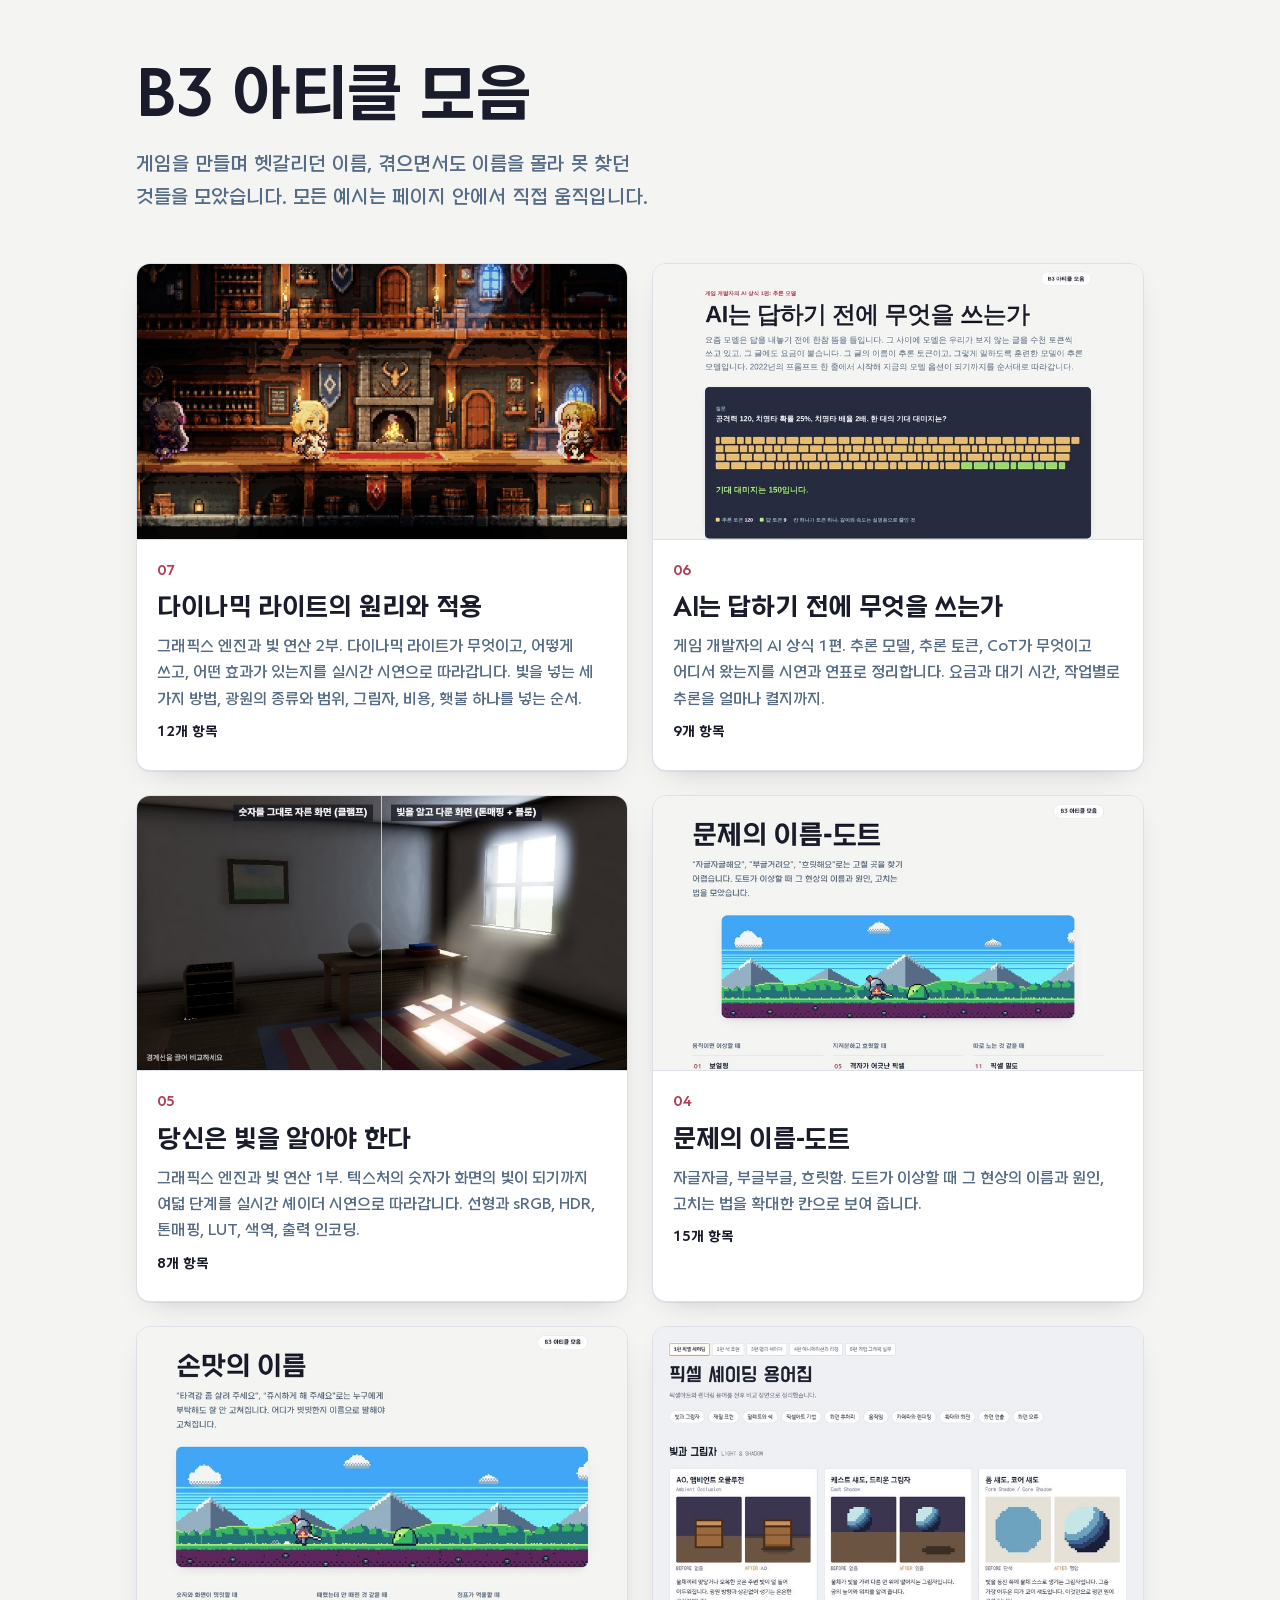
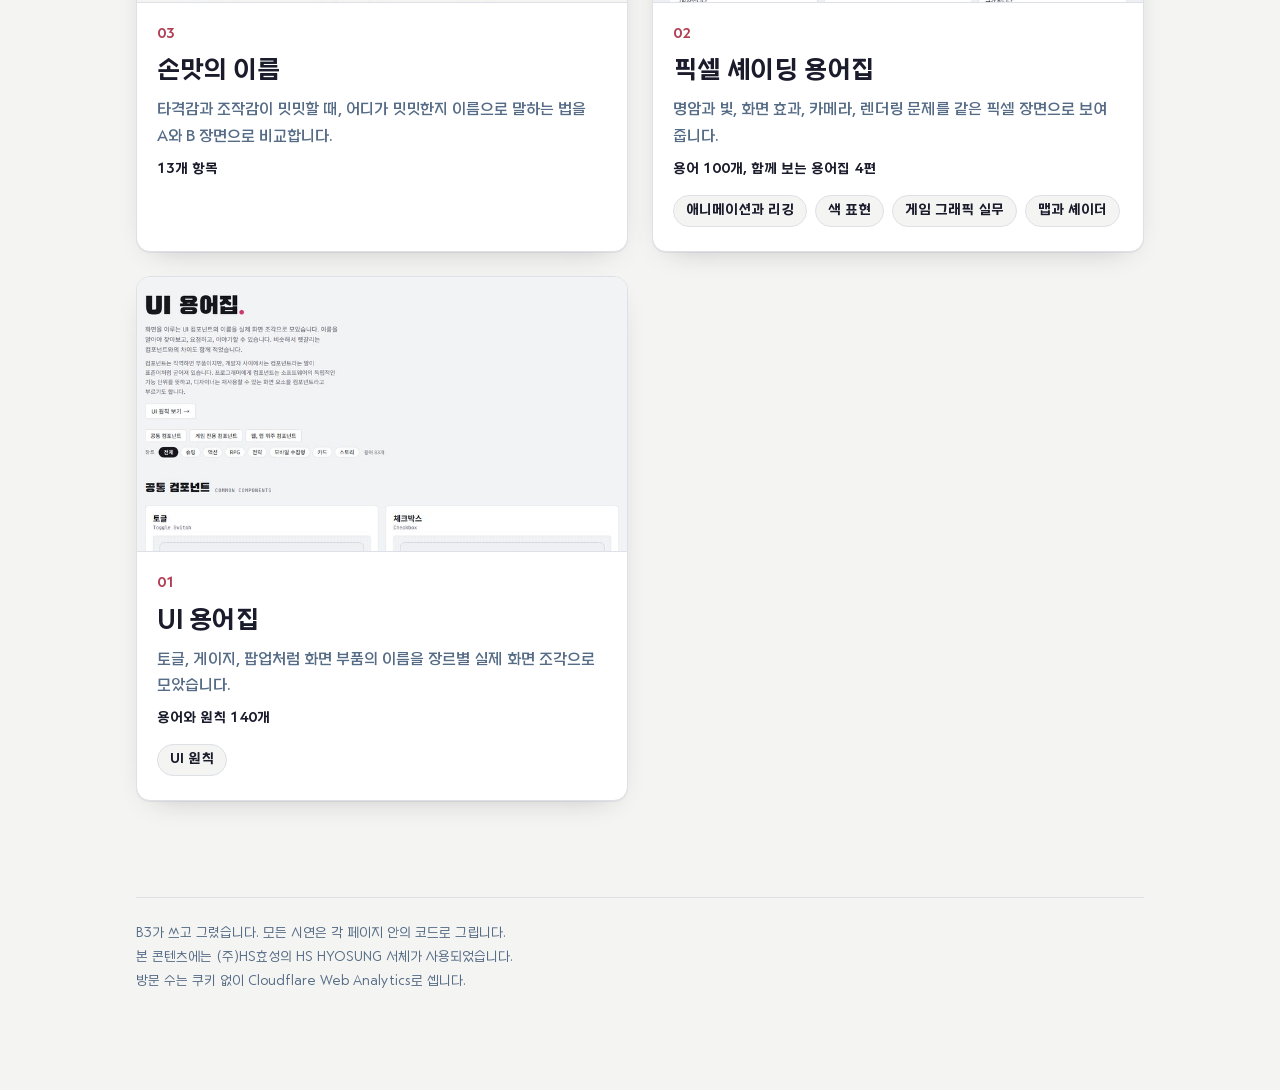
<file: index.html>
<!doctype html>
<html lang="ko"><head><meta charset="utf-8"><meta name="viewport" content="width=device-width,initial-scale=1">
<title>B3 아티클 모음</title>
<meta name="description" content="게임을 만들며 헷갈리던 이름과, 겪으면서도 이름을 몰라 못 찾던 것들을 모은 B3의 아티클 모음입니다.">
<link rel="preload" href="fonts/HSHyosung-Bold.woff2" as="font" type="font/woff2" crossorigin>
<style>
/* Hallmark · shape: Index-First · genre: editorial · theme: custom · job: try · idea: "one shelf for every glossary and column" · vibe: "quiet paper shelf, one red signal" · hero: title and one line over the shelf · nav: none, the shelf is the nav · footer: credits · imagery: the product (screenshots of each article) · signature: four live articles as cards with their real first screens
 * axes: light paper, one red signal, one family · contrast: pass · fold: pass · v2.0.0 */
/* Hallmark · pre-emit critique: P5 H4 E4 S4 R5 V4 · weakest: H, a plain title; the real article screens carry the first view instead of a decorative hero */
@font-face{font-family:"HS Hyosung";src:url(fonts/HSHyosung-Light.woff2) format("woff2");font-weight:300;font-display:swap}
@font-face{font-family:"HS Hyosung";src:url(fonts/HSHyosung-Medium.woff2) format("woff2");font-weight:400 500;font-display:swap}
@font-face{font-family:"HS Hyosung";src:url(fonts/HSHyosung-Bold.woff2) format("woff2");font-weight:600 800;font-display:swap}
:root{
 --font:"HS Hyosung","Noto Sans KR",sans-serif;
 --bg:#f4f4f2;--surface:#ffffff;--ink:#1a1c2c;--muted:#566c86;--line:#dde1e7;--accent:#b13e53;--accent-soft:#b13e5314;
 --shadow:0 1px 0 #1a1c2c0f,0 10px 30px -18px #1a1c2c55;
}
@media (prefers-color-scheme:dark){:root:not([data-theme="light"]){--bg:#14151f;--surface:#1d1f2d;--ink:#eef0f4;--muted:#94a3b8;--line:#2c3042;--accent:#ef6f86;--accent-soft:#ef6f8618;--shadow:0 1px 0 #0000,0 10px 30px -18px #000c}}
:root[data-theme="dark"]{--bg:#14151f;--surface:#1d1f2d;--ink:#eef0f4;--muted:#94a3b8;--line:#2c3042;--accent:#ef6f86;--accent-soft:#ef6f8618;--shadow:0 1px 0 #0000,0 10px 30px -18px #000c}
*{box-sizing:border-box}
html,body{overflow-x:clip}
body{margin:0;background:var(--bg);color:var(--ink);font:500 17px/1.75 var(--font);word-break:keep-all;-webkit-font-smoothing:antialiased}
.wrap{max-width:1040px;margin:0 auto;padding:64px 16px 96px}
a{color:inherit}
:focus-visible{outline:2px solid var(--accent);outline-offset:3px}
h1{margin:0;font-weight:700;font-size:clamp(38px,6.4vw,64px);line-height:1.08;letter-spacing:-.025em;text-wrap:balance;overflow-wrap:break-word;min-width:0}
.lede{margin:16px 0 0;max-width:42ch;font-size:clamp(18px,2vw,20px);line-height:1.65;color:var(--muted)}
.shelf{list-style:none;margin:48px 0 0;padding:0;display:grid;grid-template-columns:minmax(0,1fr) minmax(0,1fr);gap:24px}
@media (max-width:720px){.shelf{grid-template-columns:minmax(0,1fr)}}
.card{position:relative;display:flex;flex-direction:column;background:var(--surface);color:var(--ink);border:1px solid var(--line);border-radius:14px;overflow:hidden;box-shadow:var(--shadow);transition:border-color .15s ease,transform .15s ease}
.card:hover{border-color:var(--ink);transform:translateY(-2px)}
.card:has(.main:focus-visible){outline:2px solid var(--accent);outline-offset:3px}
.card img{display:block;width:100%;height:auto;aspect-ratio:16/9;object-fit:cover;object-position:top left;border-bottom:1px solid var(--line)}
.body{display:flex;flex-direction:column;gap:8px;padding:20px 20px 24px}
.no{font-size:14px;font-weight:700;color:var(--accent)}
.card h2{margin:0;font-size:clamp(22px,2.6vw,26px);font-weight:700;letter-spacing:-.015em;line-height:1.3;text-wrap:balance}
.main{text-decoration:none}
.main::after{content:"";position:absolute;inset:0;z-index:1}
.main:focus-visible{outline:none}
.card p{margin:0;color:var(--muted);font-size:16px;line-height:1.65}
.meta{font-size:14px;font-weight:700}
.subs{position:relative;z-index:2;display:flex;flex-wrap:wrap;gap:8px;margin-top:4px;padding:0;list-style:none}
.subs a{display:inline-flex;align-items:center;min-height:32px;padding:0 12px;border-radius:999px;border:1px solid var(--line);background:var(--bg);font-size:14px;font-weight:700;text-decoration:none;transition:border-color .15s ease}
.subs a:hover{border-color:var(--ink)}
.subs a:active{transform:translateY(1px)}
footer{margin-top:96px;padding-top:24px;border-top:1px solid var(--line);color:var(--muted);font-size:14px;font-weight:300;line-height:1.7}
footer p{margin:0}
@media (prefers-reduced-motion:reduce){.card,.subs a{transition:none}.card:hover{transform:none}}
</style></head><body><div class="wrap">
<header>
 <h1>B3 아티클 모음</h1>
 <p class="lede">게임을 만들며 헷갈리던 이름, 겪으면서도 이름을 몰라 못 찾던 것들을 모았습니다. 모든 예시는 페이지 안에서 직접 움직입니다.</p>
</header>
<ol class="shelf">
 <li class="card">
  <img src="img/light2.jpg?v=1" alt="다이나믹 라이트의 원리와 적용 첫 화면" width="800" height="450">
  <div class="body"><span class="no">07</span><h2><a class="main" href="light2/">다이나믹 라이트의 원리와 적용</a></h2>
   <p>그래픽스 엔진과 빛 연산 2부. 다이나믹 라이트가 무엇이고, 어떻게 쓰고, 어떤 효과가 있는지를 실시간 시연으로 따라갑니다. 빛을 넣는 세 가지 방법, 광원의 종류와 범위, 그림자, 비용, 횃불 하나를 넣는 순서.</p><span class="meta">12개 항목</span></div>
 </li>
 <li class="card">
  <img src="img/reasoning.jpg?v=1" alt="AI는 답하기 전에 무엇을 쓰는가 첫 화면" width="800" height="450">
  <div class="body"><span class="no">06</span><h2><a class="main" href="reasoning/">AI는 답하기 전에 무엇을 쓰는가</a></h2>
   <p>게임 개발자의 AI 상식 1편. 추론 모델, 추론 토큰, CoT가 무엇이고 어디서 왔는지를 시연과 연표로 정리합니다. 요금과 대기 시간, 작업별로 추론을 얼마나 켤지까지.</p><span class="meta">9개 항목</span></div>
 </li>
 <li class="card">
  <img src="img/light.jpg?v=1" alt="당신은 빛을 알아야 한다 첫 화면" width="800" height="450">
  <div class="body"><span class="no">05</span><h2><a class="main" href="light/">당신은 빛을 알아야 한다</a></h2>
   <p>그래픽스 엔진과 빛 연산 1부. 텍스처의 숫자가 화면의 빛이 되기까지 여덟 단계를 실시간 셰이더 시연으로 따라갑니다. 선형과 sRGB, HDR, 톤매핑, LUT, 색역, 출력 인코딩.</p><span class="meta">8개 항목</span></div>
 </li>
 <li class="card">
  <img src="img/dot.jpg?v=2" alt="문제의 이름-도트 첫 화면" width="800" height="450">
  <div class="body"><span class="no">04</span><h2><a class="main" href="dot/">문제의 이름-도트</a></h2>
   <p>자글자글, 부글부글, 흐릿함. 도트가 이상할 때 그 현상의 이름과 원인, 고치는 법을 확대한 칸으로 보여 줍니다.</p><span class="meta">15개 항목</span></div>
 </li>
 <li class="card">
  <img src="img/sonmat.jpg?v=2" alt="손맛의 이름 첫 화면" width="800" height="450">
  <div class="body"><span class="no">03</span><h2><a class="main" href="sonmat/">손맛의 이름</a></h2>
   <p>타격감과 조작감이 밋밋할 때, 어디가 밋밋한지 이름으로 말하는 법을 A와 B 장면으로 비교합니다.</p><span class="meta">13개 항목</span></div>
 </li>
 <li class="card">
  <img src="img/pixel.jpg?v=2" alt="픽셀 셰이딩 용어집 첫 화면" width="800" height="450">
  <div class="body"><span class="no">02</span><h2><a class="main" href="https://tuiella.github.io/pixel-glossary/">픽셀 셰이딩 용어집</a></h2>
   <p>명암과 빛, 화면 효과, 카메라, 렌더링 문제를 같은 픽셀 장면으로 보여 줍니다.</p><span class="meta">용어 100개, 함께 보는 용어집 4편</span>
   <ul class="subs"><li><a href="https://tuiella.github.io/pixel-glossary/anim/">애니메이션과 리깅</a></li><li><a href="https://tuiella.github.io/pixel-glossary/color/">색 표현</a></li><li><a href="https://tuiella.github.io/pixel-glossary/production/">게임 그래픽 실무</a></li><li><a href="https://tuiella.github.io/pixel-glossary/shader/">맵과 셰이더</a></li></ul></div>
 </li>
 <li class="card">
  <img src="img/ui.jpg?v=2" alt="UI 용어집 첫 화면" width="800" height="450">
  <div class="body"><span class="no">01</span><h2><a class="main" href="https://tuiella.github.io/ui-glossary/">UI 용어집</a></h2>
   <p>토글, 게이지, 팝업처럼 화면 부품의 이름을 장르별 실제 화면 조각으로 모았습니다.</p><span class="meta">용어와 원칙 140개</span>
   <ul class="subs"><li><a href="https://tuiella.github.io/ui-glossary/principles.html">UI 원칙</a></li></ul></div>
 </li>
</ol>
<footer>
 <p>B3가 쓰고 그렸습니다. 모든 시연은 각 페이지 안의 코드로 그립니다.</p>
 <p>본 콘텐츠에는 (주)HS효성의 HS HYOSUNG 서체가 사용되었습니다.</p>
 <p>방문 수는 쿠키 없이 Cloudflare Web Analytics로 셉니다.</p>
</footer>
</div><script src="stats.js?v=2" data-p="hub" defer></script><!-- Cloudflare Web Analytics --><script type='module' src='https://static.cloudflareinsights.com/beacon.min.js' data-cf-beacon='{"token": "eb9c31f861f94b378f5ca0eb41d716d7"}'></script><!-- End Cloudflare Web Analytics -->
</body></html>
</file>
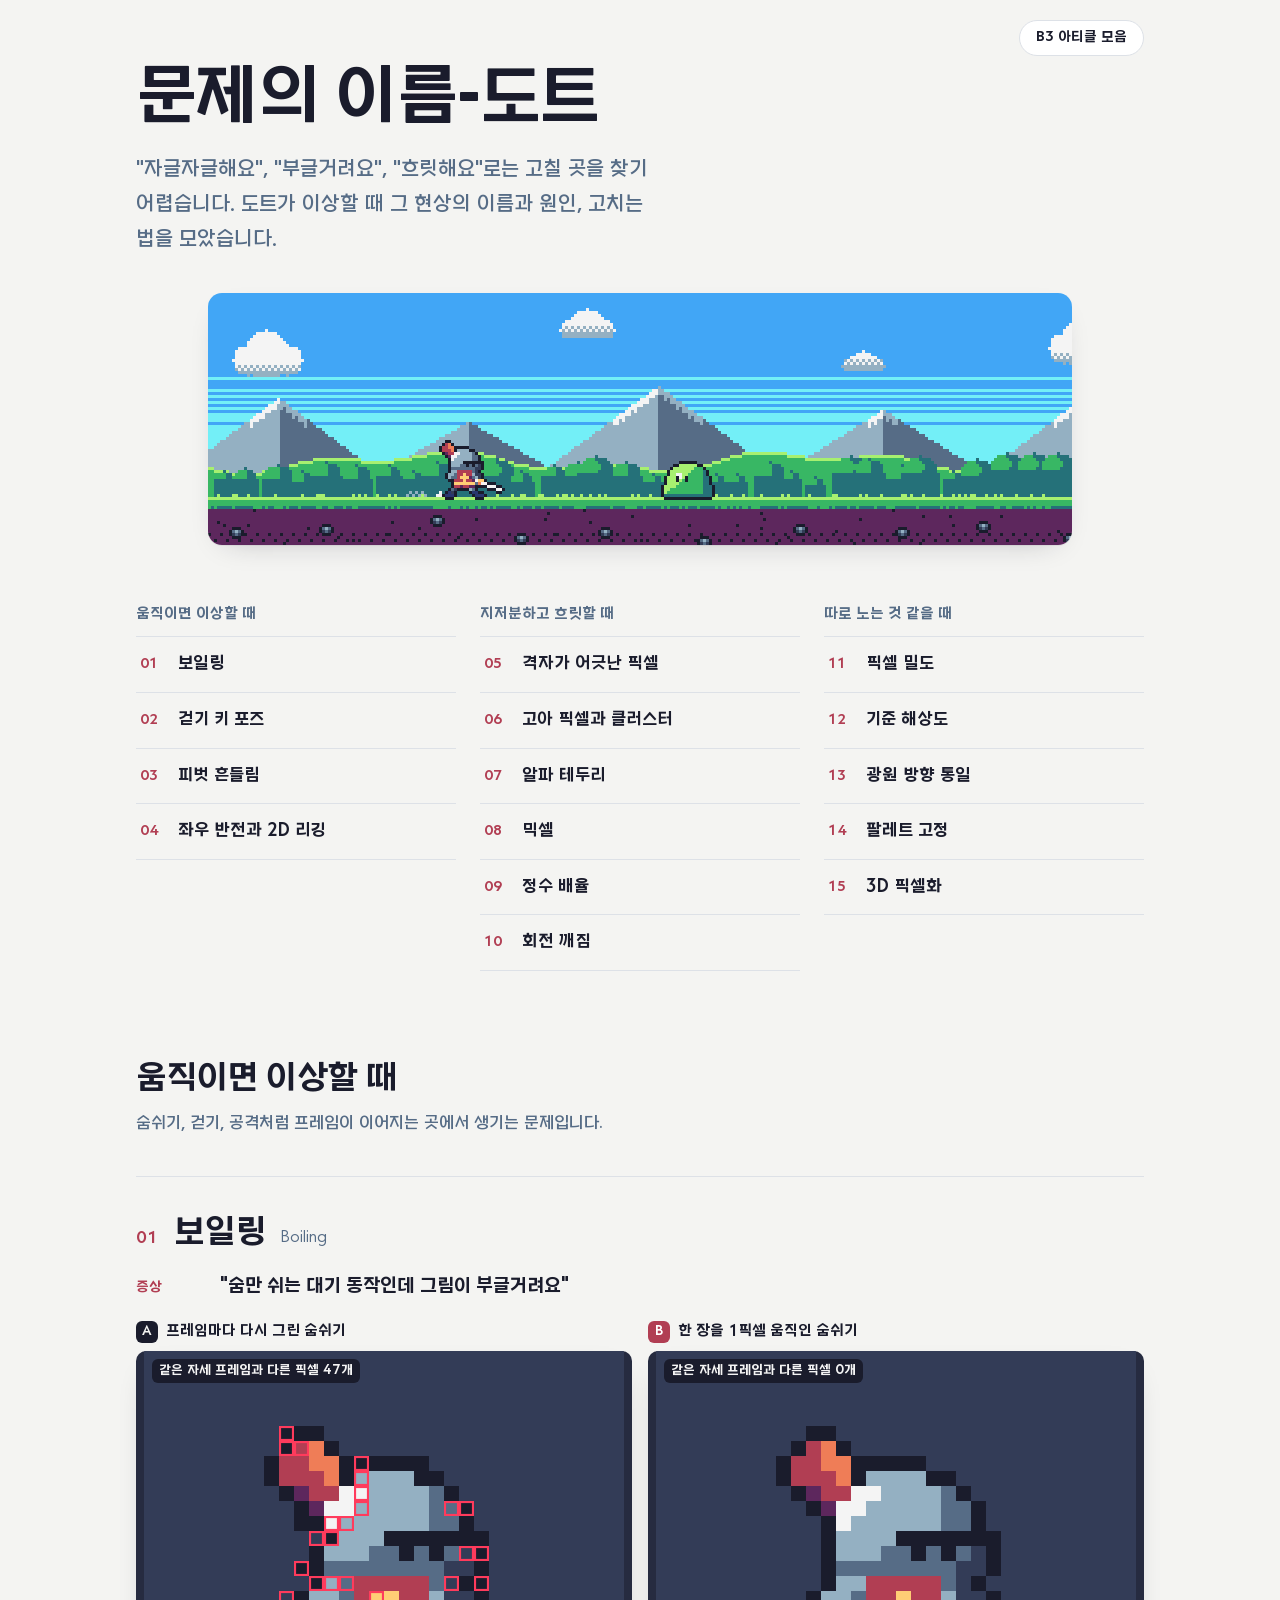
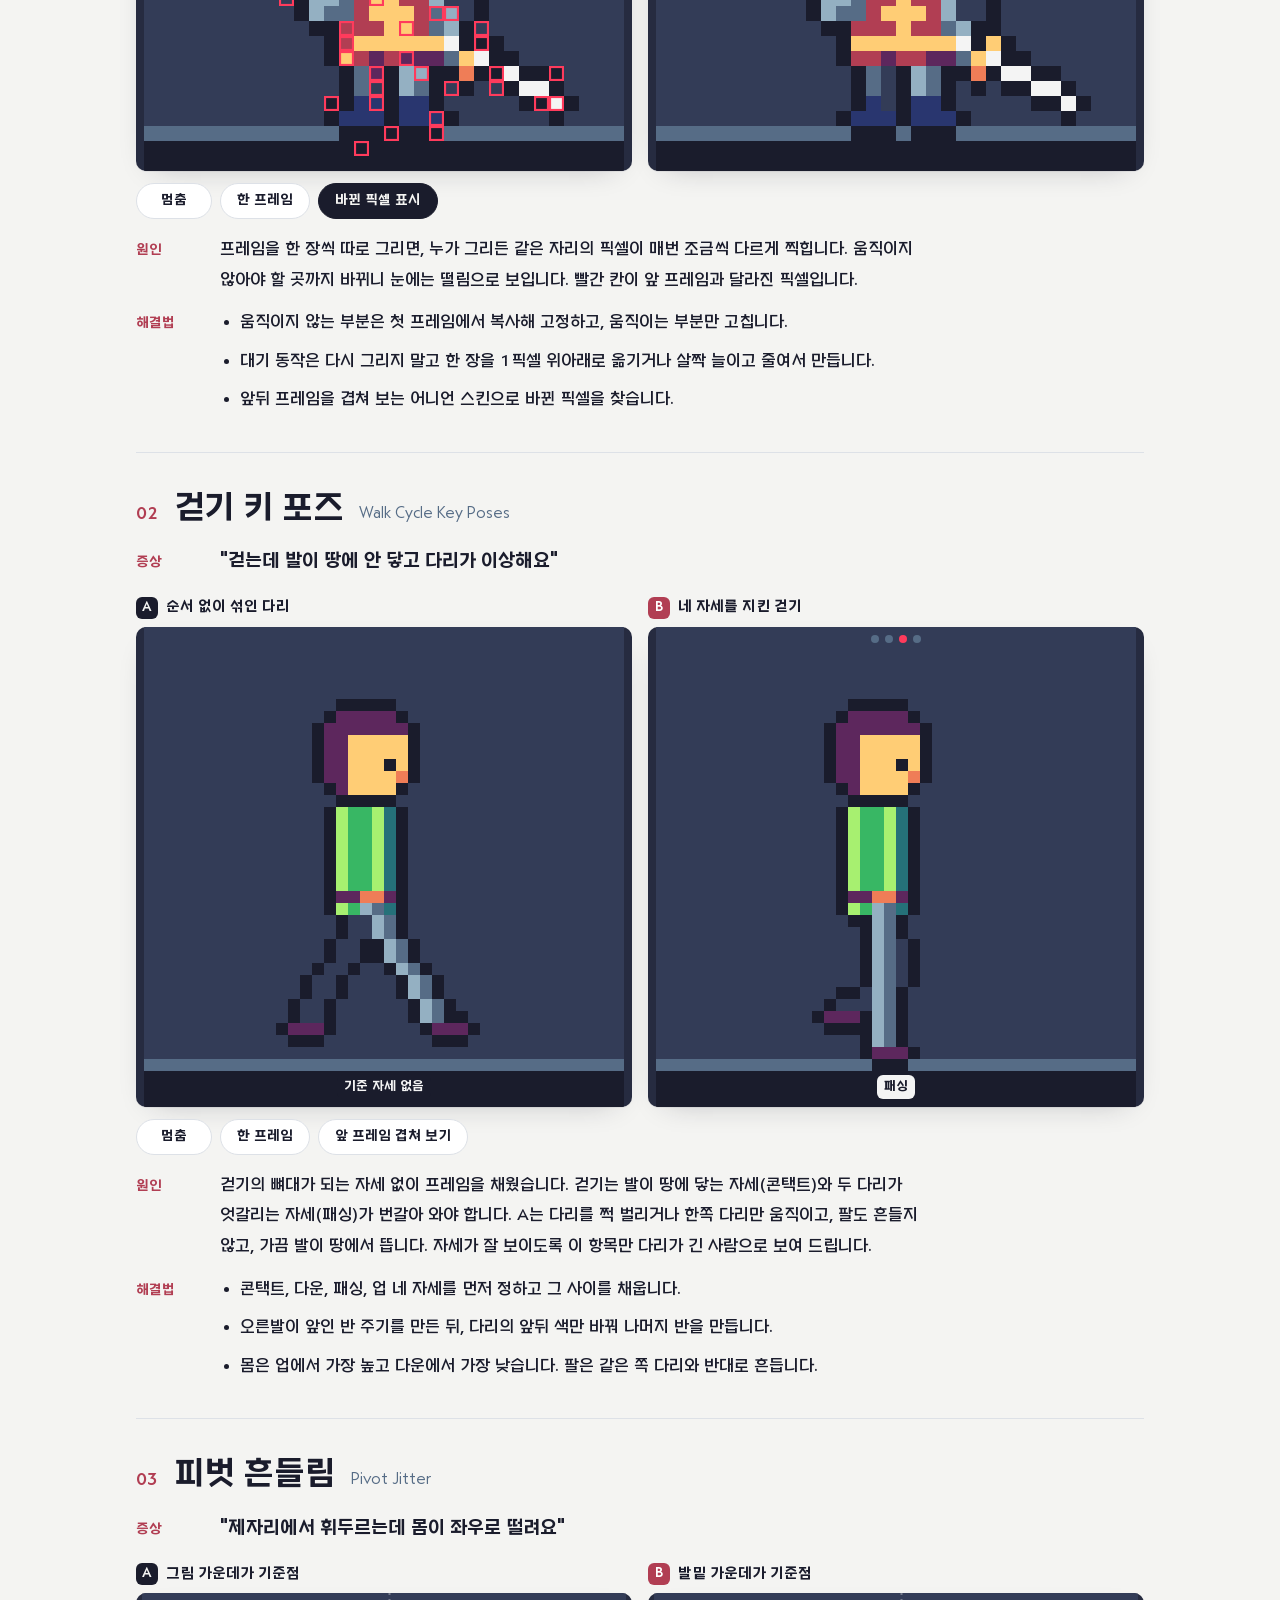
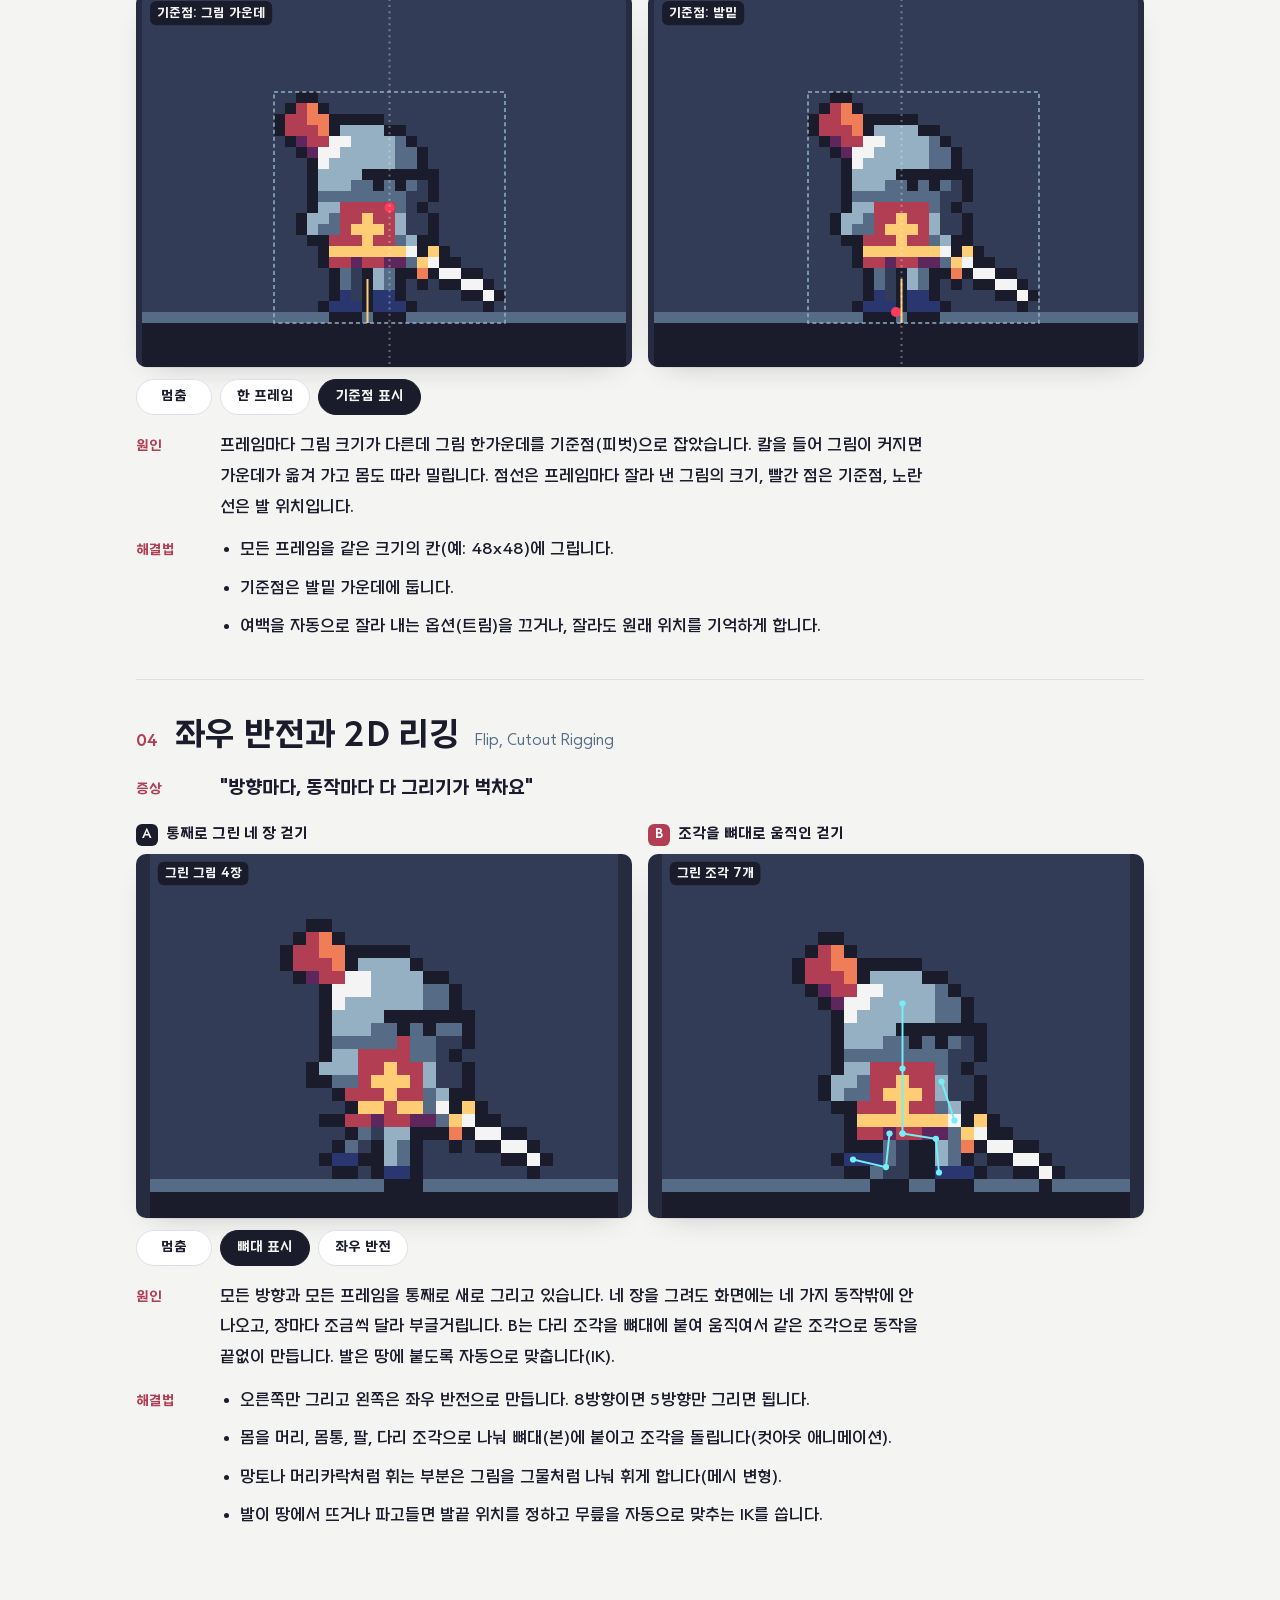
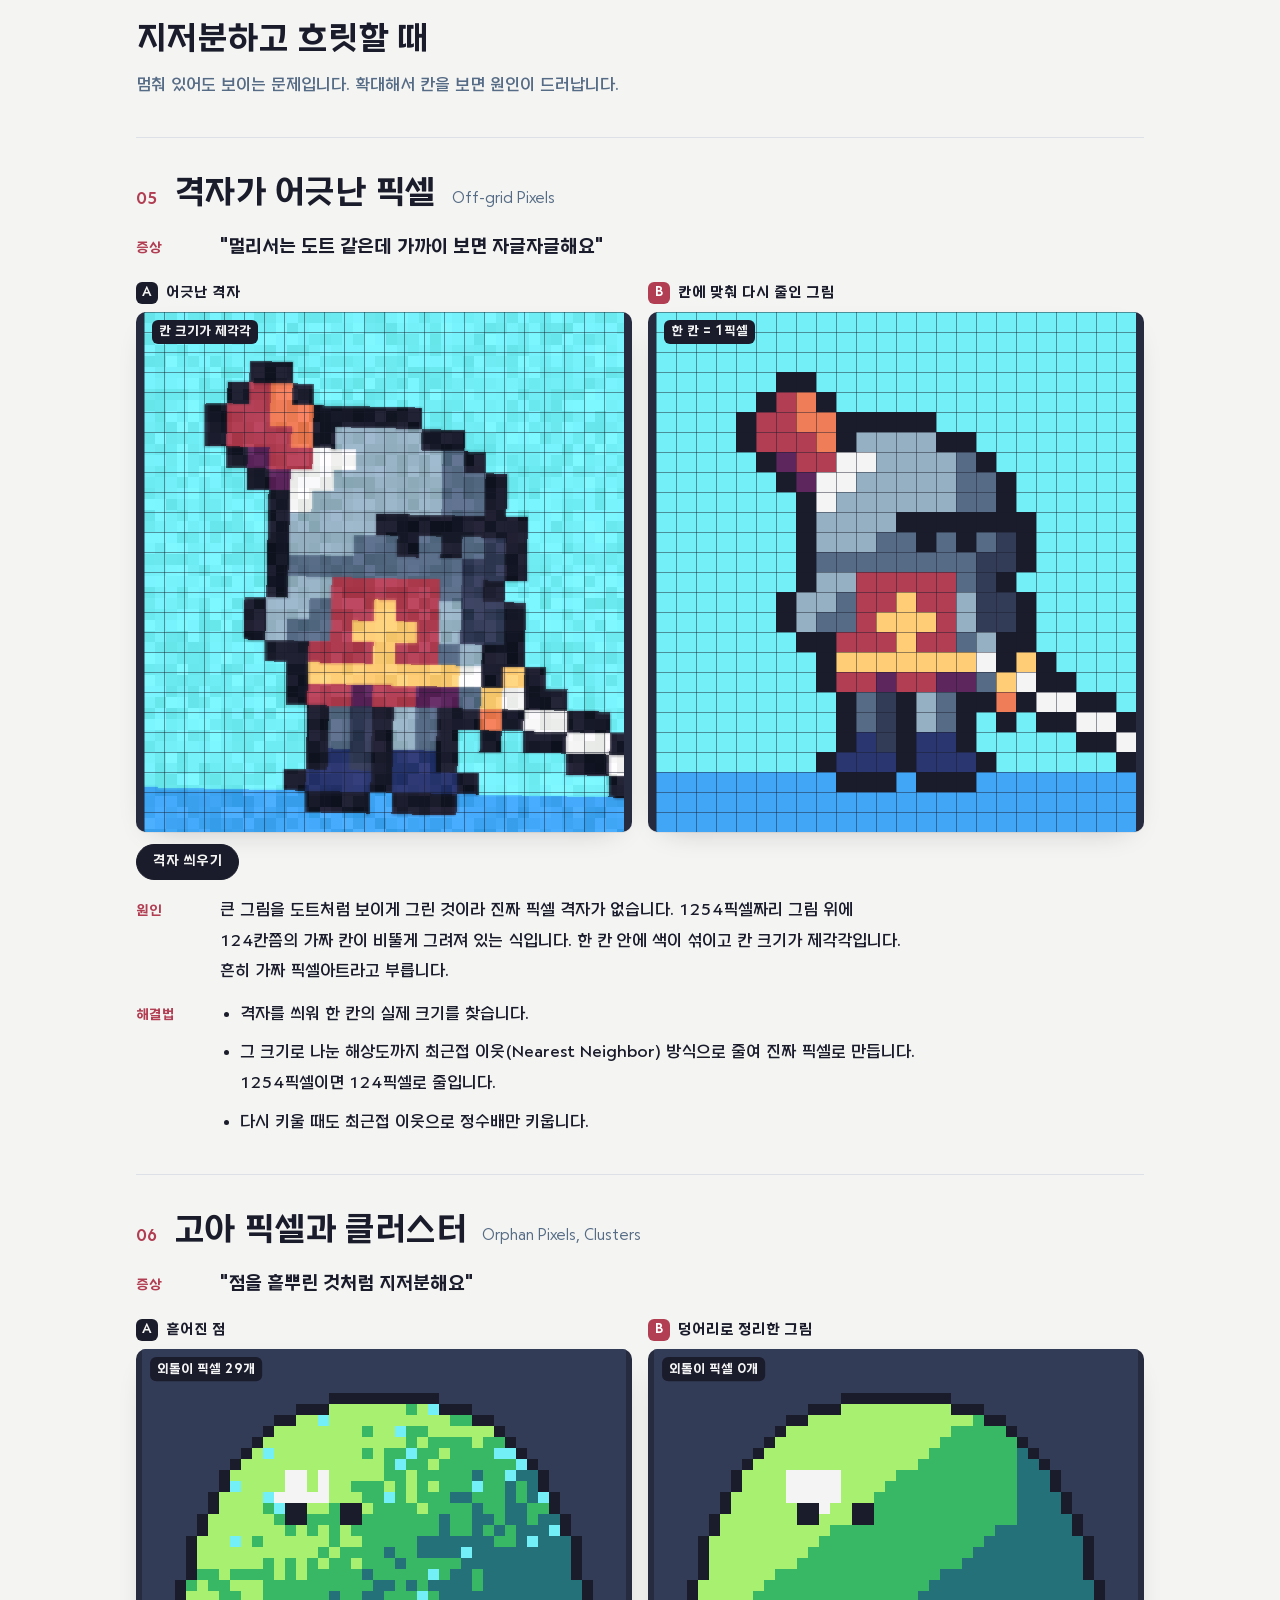
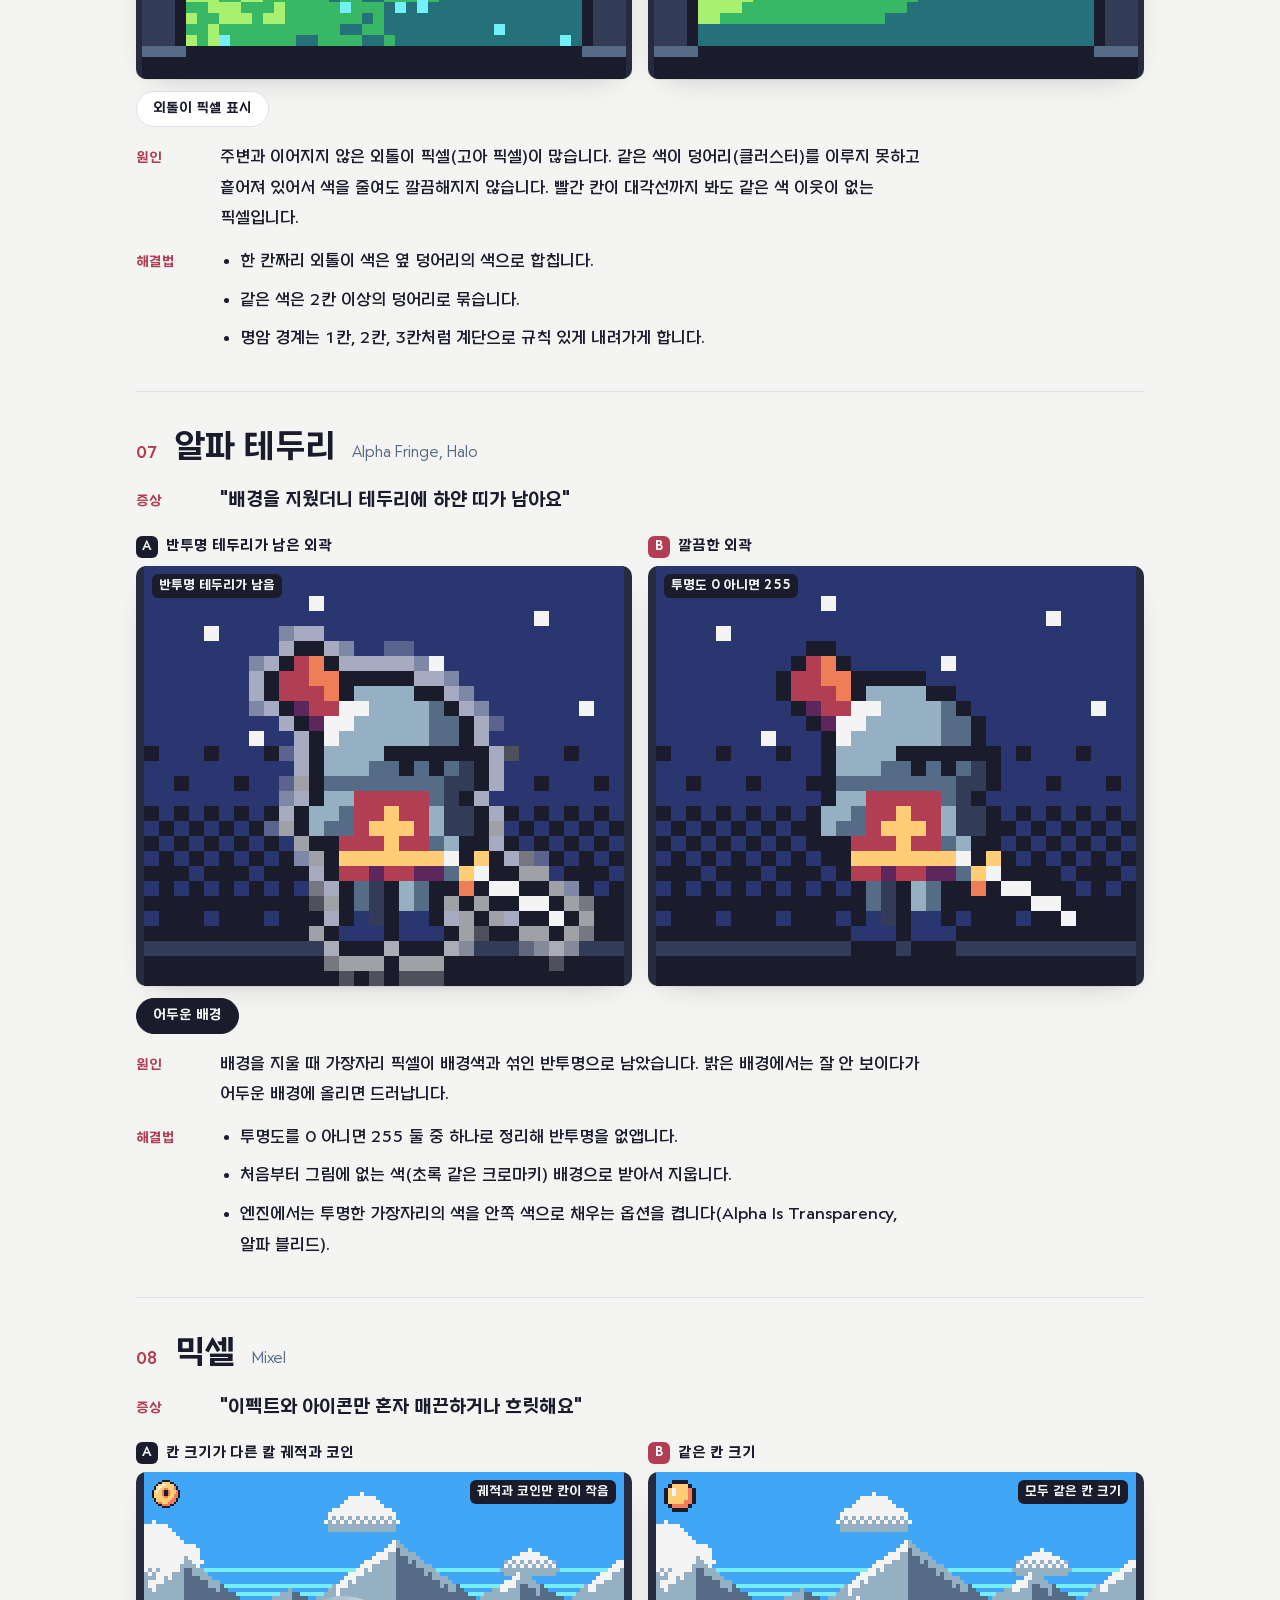
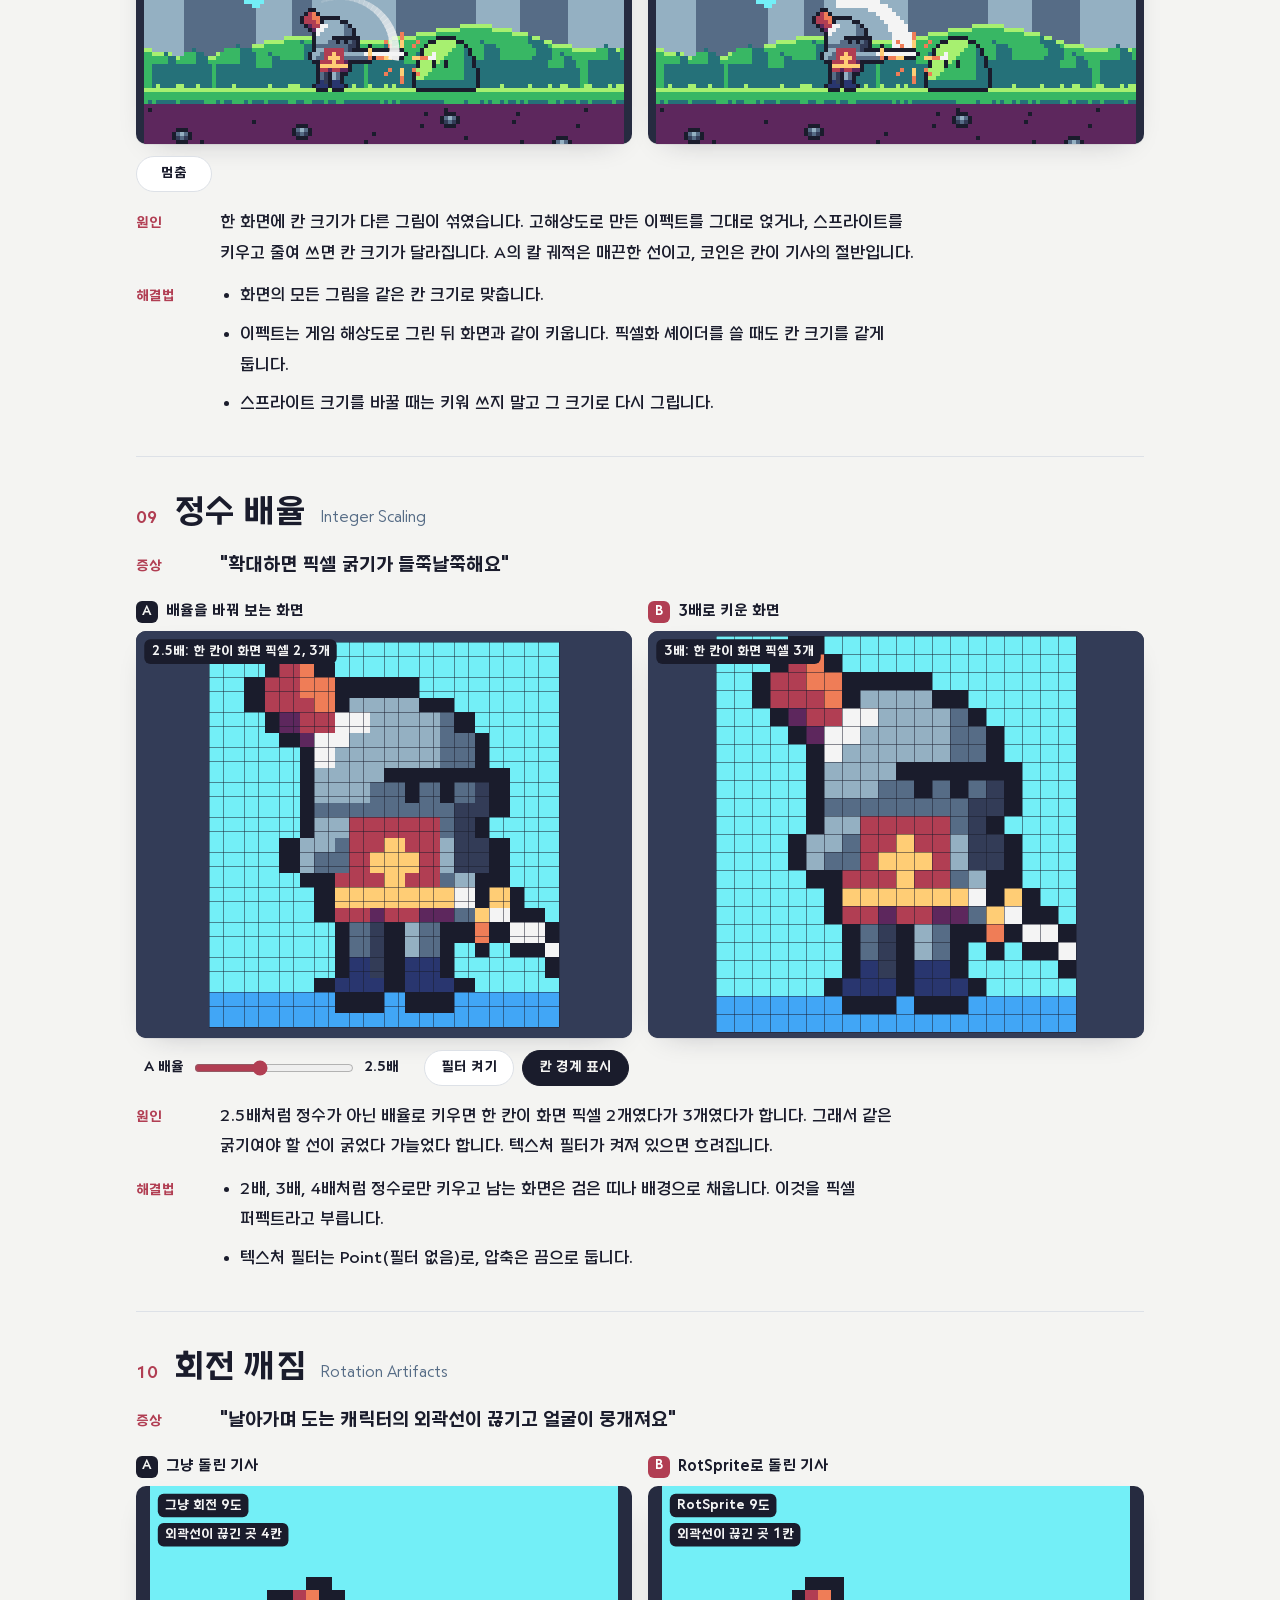
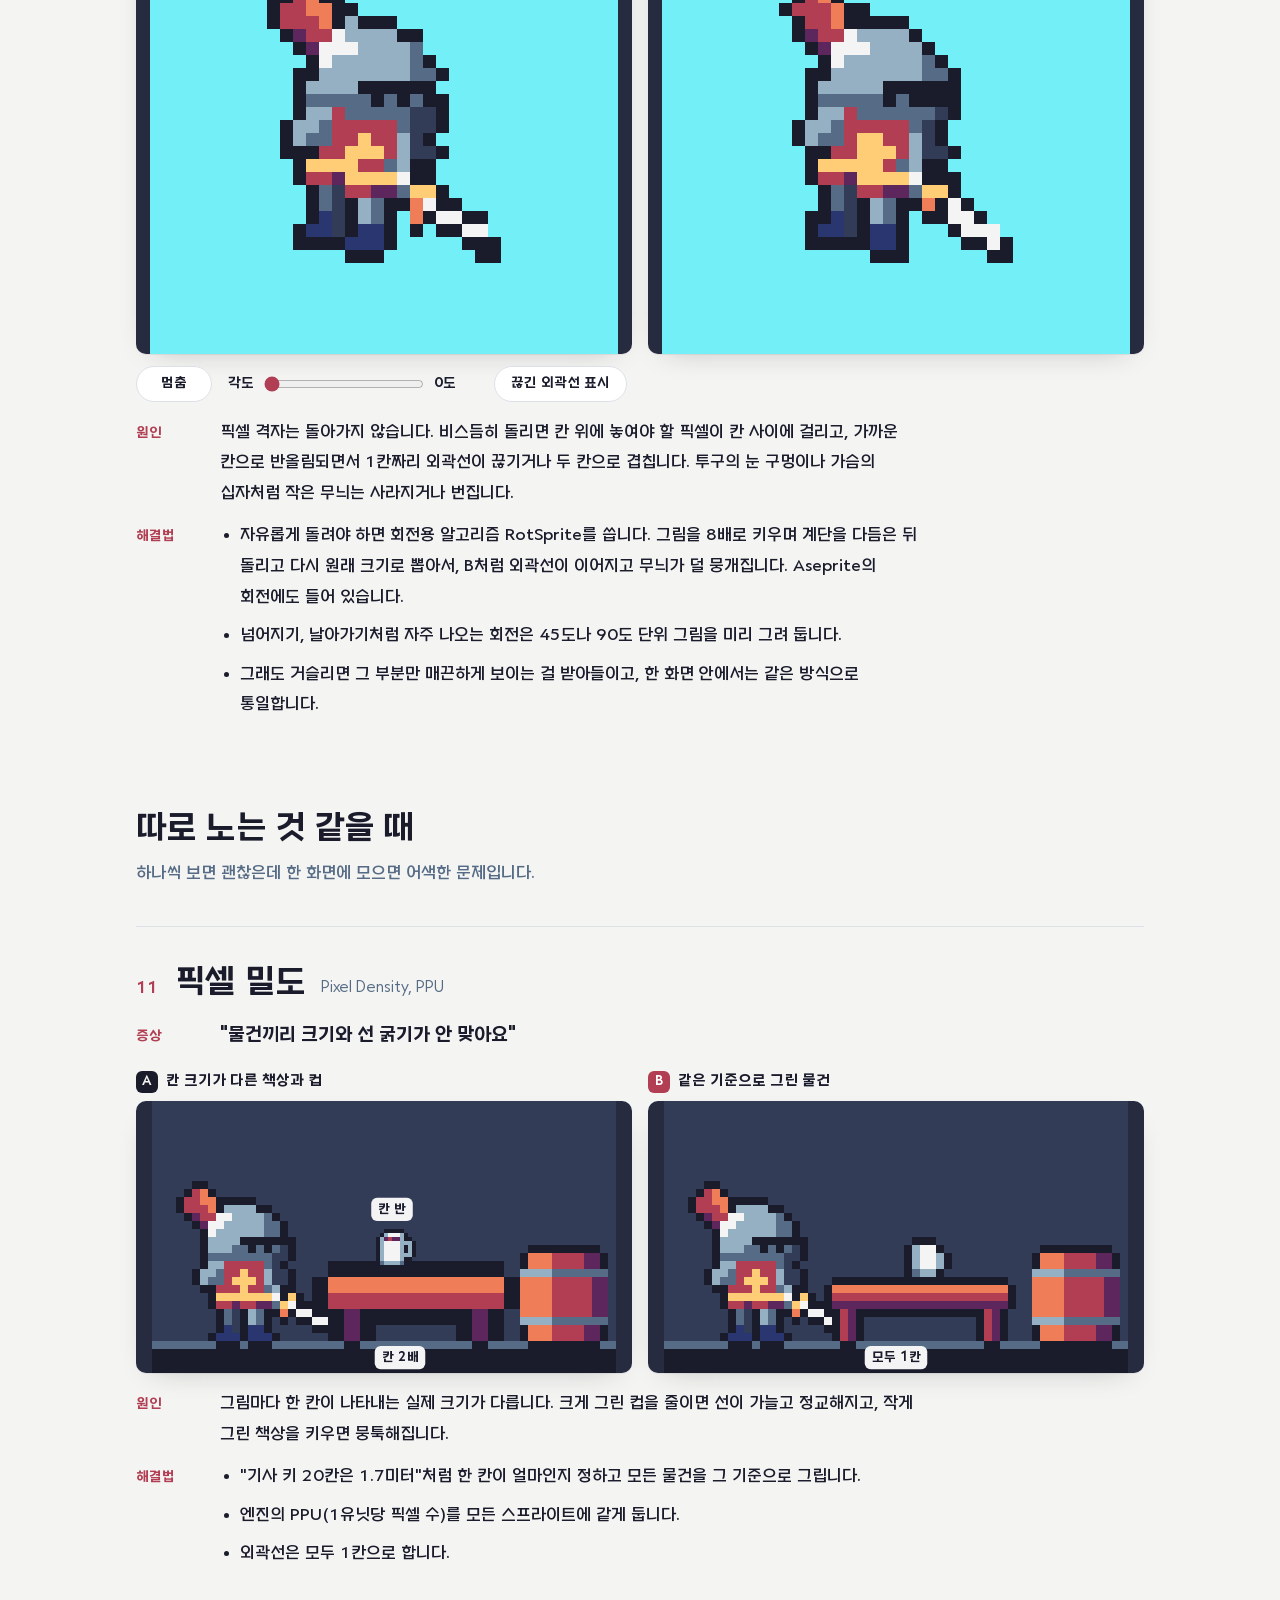
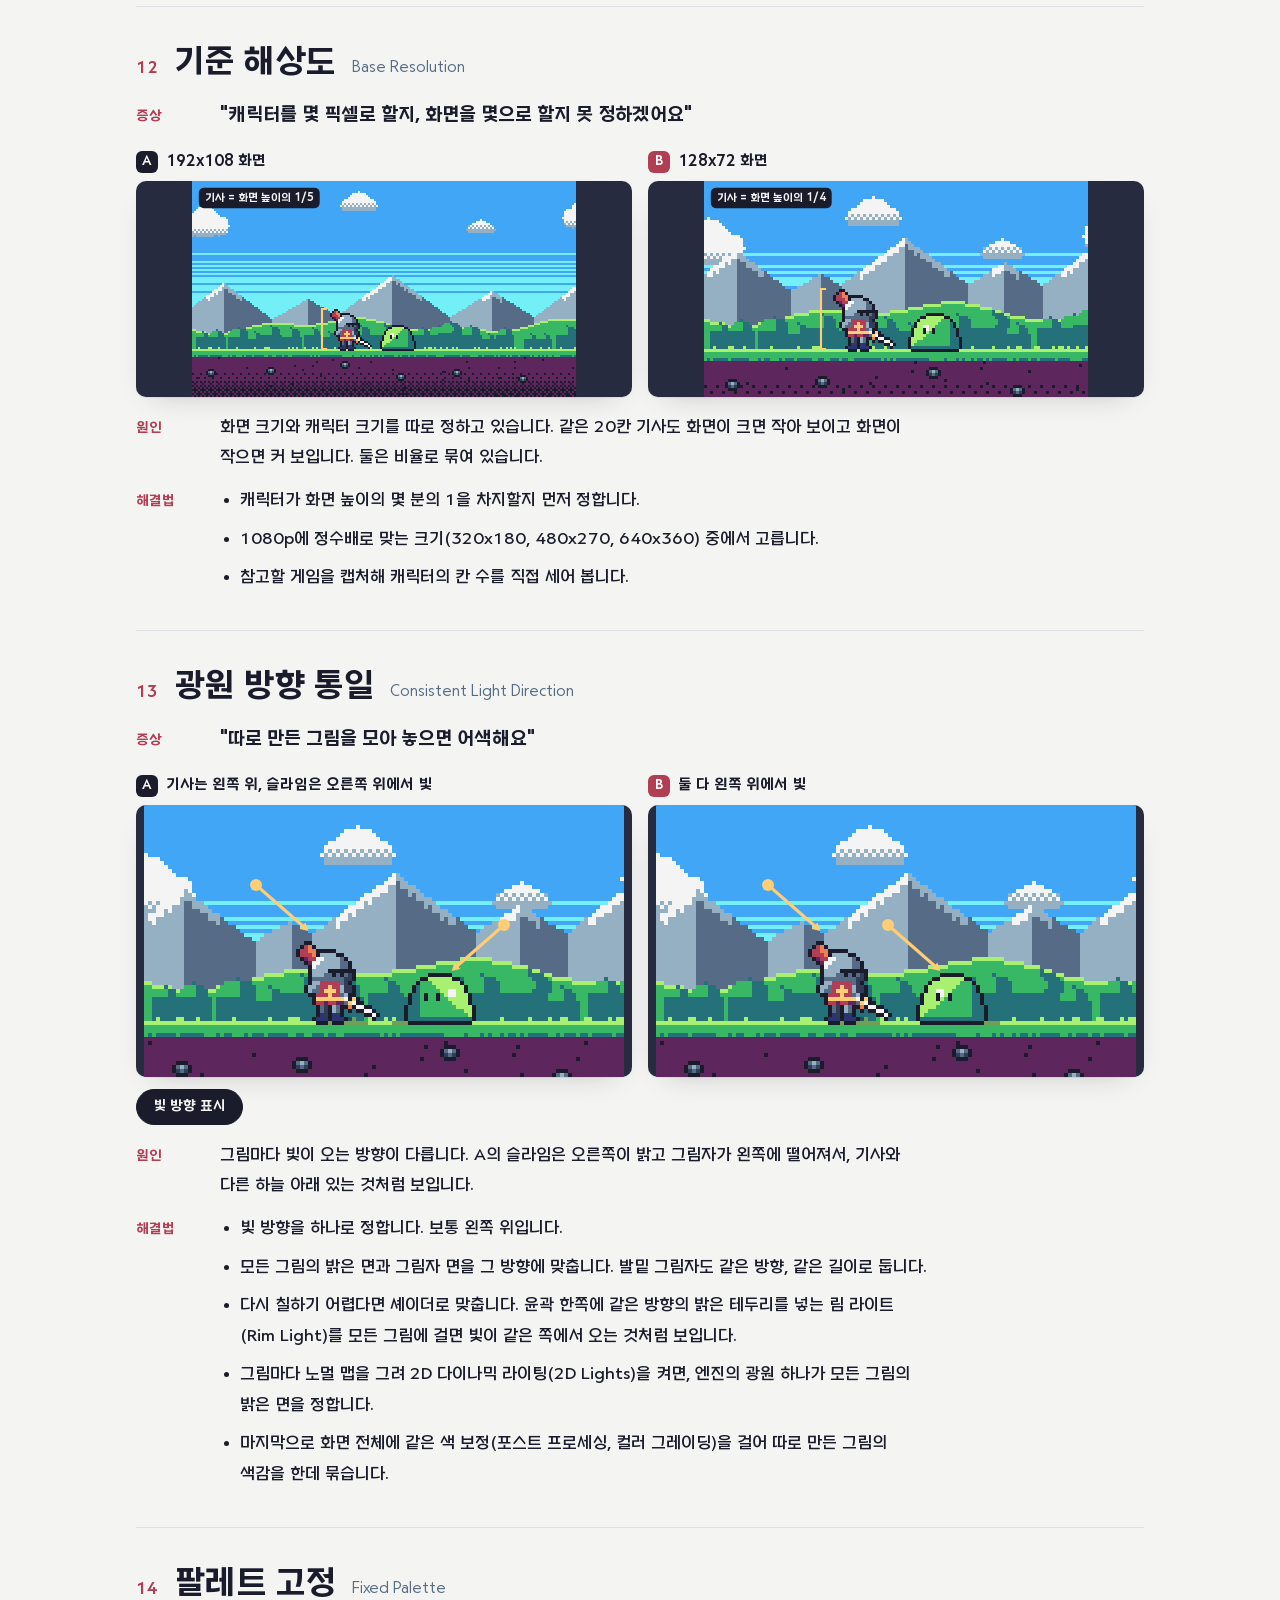
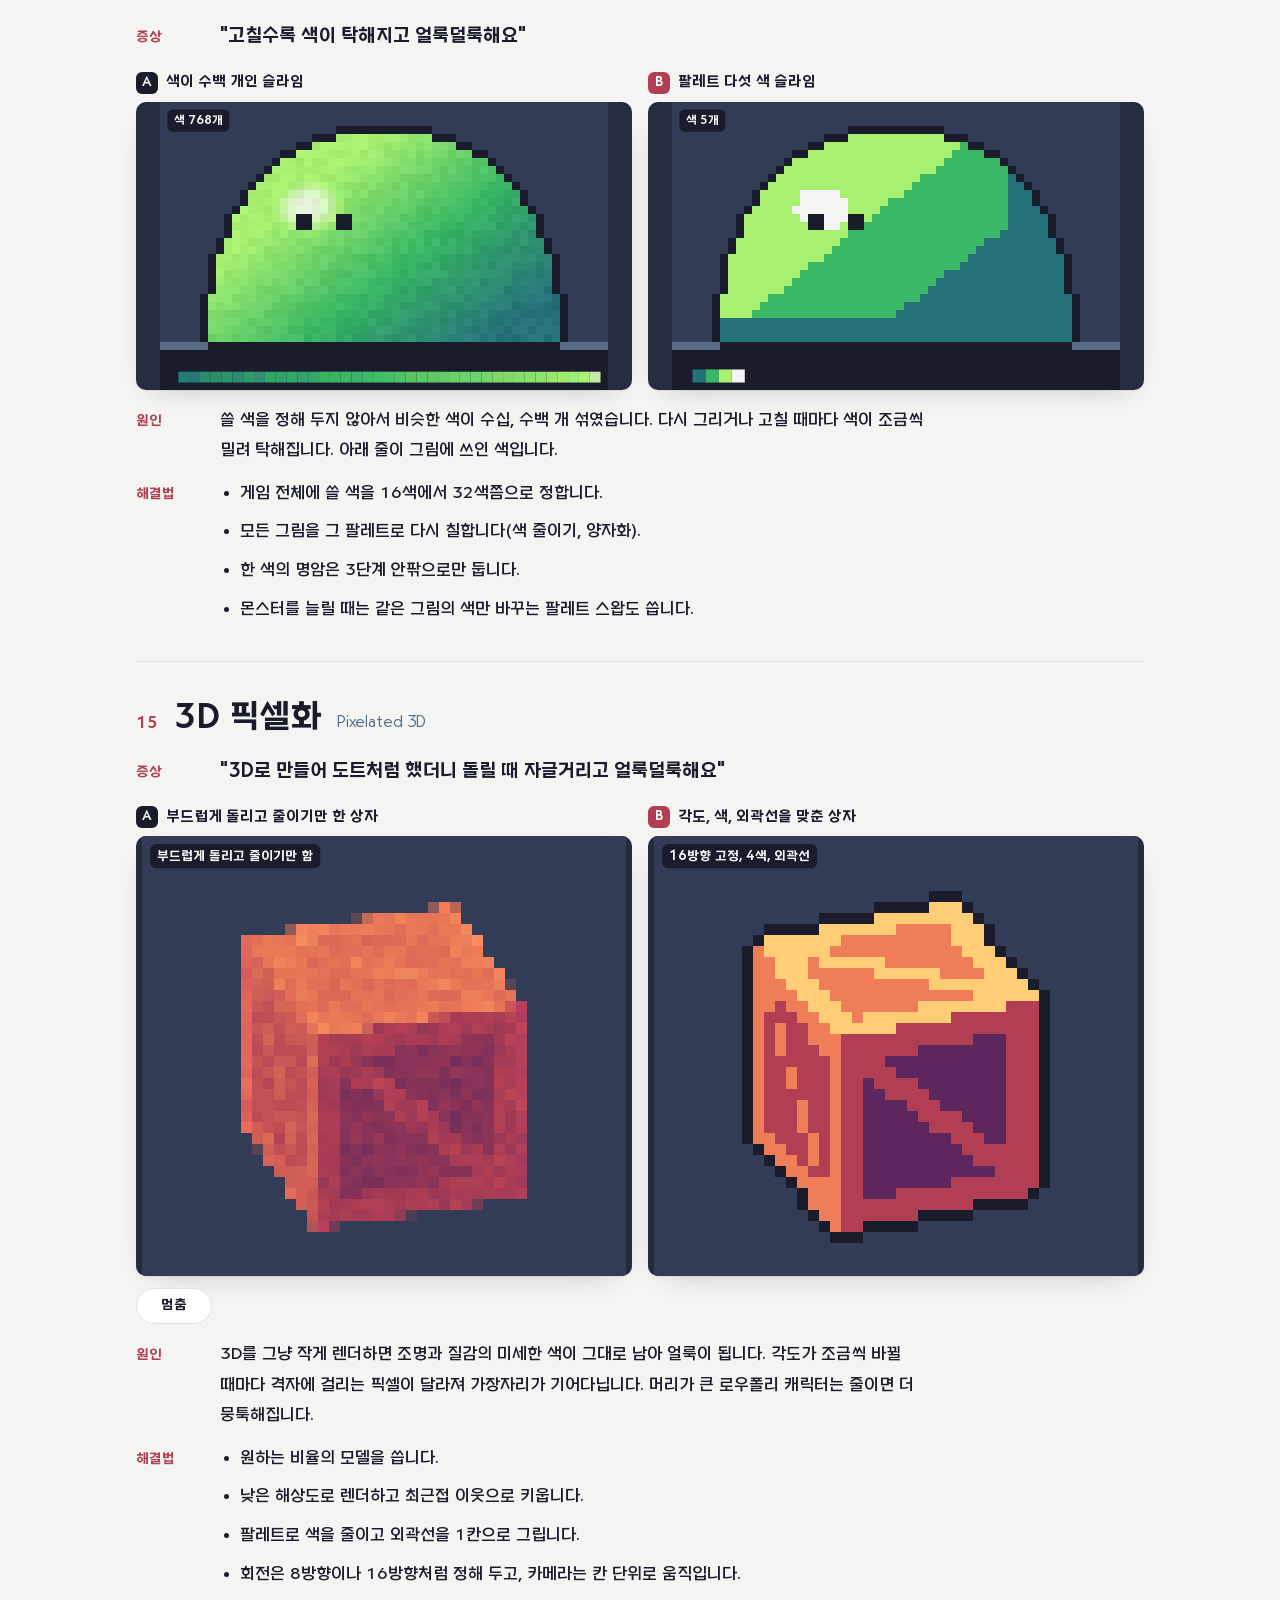
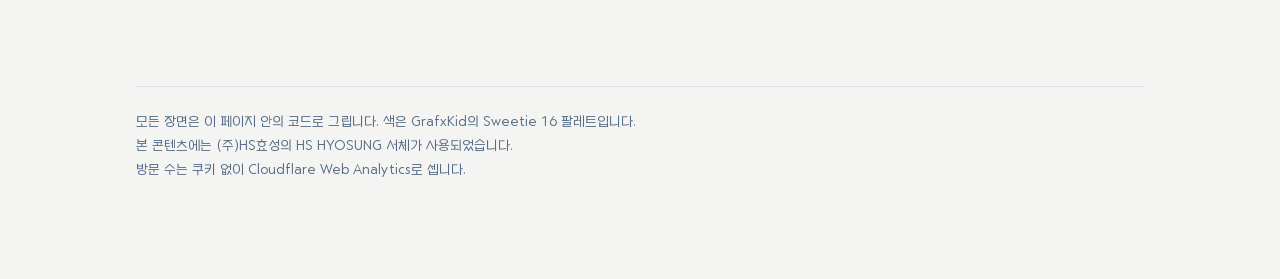
<file: dot/index.html>
<!doctype html>
<html lang="ko"><head><meta charset="utf-8"><meta name="viewport" content="width=device-width,initial-scale=1">
<title>문제의 이름-도트</title>
<meta name="description" content="자글자글, 부글부글, 흐릿함. 도트가 이상할 때 그 현상의 이름과 원인, 고치는 법을 같은 기사와 슬라임으로 비교합니다.">
<link rel="preload" href="../fonts/HSHyosung-Bold.woff2" as="font" type="font/woff2" crossorigin>
<link rel="preload" href="../fonts/HSHyosung-Medium.woff2" as="font" type="font/woff2" crossorigin>
<style>
/* Hallmark · shape: Long Document · genre: editorial · theme: custom · job: try · idea: "one pixel world, symptom first, every demo at integer scale" · vibe: "crisp pixel replay, calm paper page" · hero: title over a running pixel strip · nav: two-column contents · footer: credits · imagery: the product (code-drawn scenes) · signature: integer-scaled A and B pixel views with toggles that expose the cause
 * axes: light paper, one red signal, one family · contrast: pass · fold: pass · v2.0.0 */
/* Hallmark · waive 26b · no disabled attribute or aria-disabled anywhere in the markup · play, scrub and slow toggles are always live */
/* Hallmark · pre-emit critique: P4 H4 E4 S5 R4 V4 · weakest: P, fifteen terms run long; each term is four short labeled rows */
@font-face{font-family:"HS Hyosung";src:url(../fonts/HSHyosung-Light.woff2) format("woff2");font-weight:300;font-display:swap}
@font-face{font-family:"HS Hyosung";src:url(../fonts/HSHyosung-Medium.woff2) format("woff2");font-weight:400 500;font-display:swap}
@font-face{font-family:"HS Hyosung";src:url(../fonts/HSHyosung-Bold.woff2) format("woff2");font-weight:600 800;font-display:swap}
:root{
 --font:"HS Hyosung","Noto Sans KR",sans-serif;
 --bg:#f4f4f2;--surface:#ffffff;--ink:#1a1c2c;--muted:#566c86;--line:#dde1e7;
 --accent:#b13e53;--accent-ink:#ffffff;--accent-soft:#b13e5314;--sky:#73eff7;
 --hit:#ff3b5c;--hurt:#3d6bff;--frame:#262b40;
 --shadow:0 1px 0 #1a1c2c0f,0 10px 30px -18px #1a1c2c55;
}
@media (prefers-color-scheme:dark){:root:not([data-theme="light"]){
 --bg:#14151f;--surface:#1d1f2d;--ink:#eef0f4;--muted:#94a3b8;--line:#2c3042;
 --accent:#ef6f86;--accent-ink:#14151f;--accent-soft:#ef6f8618;--shadow:0 1px 0 #0000,0 10px 30px -18px #000c}}
:root[data-theme="dark"]{--bg:#14151f;--surface:#1d1f2d;--ink:#eef0f4;--muted:#94a3b8;--line:#2c3042;--accent:#ef6f86;--accent-ink:#14151f;--accent-soft:#ef6f8618;--shadow:0 1px 0 #0000,0 10px 30px -18px #000c}
*{box-sizing:border-box}
html,body{overflow-x:clip}
body{margin:0;background:var(--bg);color:var(--ink);font:500 17px/1.8 var(--font);word-break:keep-all;-webkit-font-smoothing:antialiased;text-rendering:optimizeLegibility}
.wrap{max-width:1040px;margin:0 auto;padding:64px 16px 96px}
a{color:inherit}
:focus-visible{outline:2px solid var(--accent);outline-offset:3px}

/* 머리 */
.top h1{text-wrap:balance;font-weight:700;font-size:clamp(38px,6.4vw,68px);line-height:1.08;letter-spacing:-.025em;margin:0;overflow-wrap:break-word;min-width:0}
.lede{margin:16px 0 0;max-width:40ch;font-size:clamp(18px,2vw,21px);line-height:1.65;color:var(--muted);font-weight:500}
.hero-frame{margin-top:36px;border-radius:14px;background:var(--sky)}
.how{display:grid;grid-template-columns:minmax(0,1fr) minmax(0,1fr);gap:12px;margin:20px 0 0;padding:0;list-style:none}
.how li{background:var(--surface);border:1px solid var(--line);border-radius:10px;padding:16px;font-size:15px;line-height:1.6}
.how b{display:block;font-weight:700;margin-bottom:2px}
@media (max-width:720px){.how{grid-template-columns:minmax(0,1fr)}}

/* 목차 */
.toc{margin-top:56px;display:grid;grid-template-columns:repeat(3,minmax(0,1fr));gap:24px}
.toc h2{font-size:15px;font-weight:700;margin:0 0 8px;color:var(--muted)}
.toc ol{list-style:none;margin:0;padding:0;border-top:1px solid var(--line)}
.toc a{display:flex;gap:16px;align-items:baseline;padding:12px 4px;border-bottom:1px solid var(--line);text-decoration:none;font-weight:700;font-size:17px}
.toc a span{color:var(--accent);font-size:14px;min-width:22px}
.toc a:hover{color:var(--accent)}
@media (max-width:720px){.toc{grid-template-columns:minmax(0,1fr)}}

/* 장 */
.part{margin-top:88px}
.part>h2{text-wrap:balance;font-size:clamp(26px,3.4vw,34px);font-weight:700;letter-spacing:-.015em;line-height:1.25;margin:0}
.part>p{margin:8px 0 0;color:var(--muted);max-width:56ch}

/* 용어 한 개 */
.term{margin-top:36px;padding-top:36px;border-top:1px solid var(--line)}
.term-head{display:flex;flex-wrap:wrap;align-items:baseline;gap:4px 16px}
.term-head .no{color:var(--accent);font-weight:700;font-size:16px}
.term-head h3{text-wrap:balance;margin:0;font-size:clamp(26px,3.2vw,34px);font-weight:700;letter-spacing:-.015em;line-height:1.25;overflow-wrap:break-word;min-width:0}
.term-head .en{color:var(--muted);font-weight:300;font-size:16px}
.stage{display:grid;grid-template-columns:minmax(0,1fr) minmax(0,1fr);gap:16px;margin-top:20px}
@media (max-width:680px){.stage{grid-template-columns:minmax(0,1fr)}}
.stage figure{margin:0;display:flex;flex-direction:column;gap:8px;min-width:0}
.stage figcaption{display:flex;align-items:center;gap:8px;font-size:15px;font-weight:700;line-height:1.4}
.ab{display:inline-grid;place-items:center;width:22px;height:22px;border-radius:6px;background:var(--ink);color:var(--bg);font-size:13px;font-weight:700}
.ab.b{background:var(--accent);color:var(--accent-ink)}
.stage canvas{display:block;width:100%;aspect-ratio:16/9;border-radius:10px;background:var(--sky);box-shadow:var(--shadow)}

/* 재생 막대 */
.player{display:flex;align-items:center;gap:12px;margin-top:16px}
.btn{font:inherit;font-size:14px;font-weight:700;line-height:1;min-width:76px;min-height:36px;padding:0 16px;border-radius:999px;border:1px solid var(--line);background:var(--surface);color:var(--ink);cursor:pointer;transition:background-color .15s ease,border-color .15s ease,transform .1s ease}
.btn:hover{border-color:var(--ink)}
.btn:active{transform:translateY(1px)}
.btn:focus-visible{outline:2px solid var(--accent);outline-offset:2px}
.btn[aria-pressed="true"]{background:var(--ink);color:var(--bg);border-color:var(--ink)}
.player input[type=range]{-webkit-appearance:none;appearance:none;flex:1;min-width:0;height:36px;margin:0;background:transparent;cursor:pointer}
.player input[type=range]::-webkit-slider-runnable-track{height:8px;border-radius:4px;background:linear-gradient(90deg,var(--line) 0 var(--z0),var(--accent) var(--z0) var(--z1),var(--line) var(--z1))}
.player input[type=range]::-moz-range-track{height:8px;border-radius:4px;background:linear-gradient(90deg,var(--line) 0 var(--z0),var(--accent) var(--z0) var(--z1),var(--line) var(--z1))}
.player input[type=range]::-webkit-slider-thumb{-webkit-appearance:none;width:16px;height:16px;margin-top:-4px;border-radius:50%;background:var(--ink);border:3px solid var(--surface);box-shadow:0 0 0 1px var(--ink)}
.player input[type=range]::-moz-range-thumb{width:12px;height:12px;border-radius:50%;background:var(--ink);border:3px solid var(--surface);box-shadow:0 0 0 1px var(--ink)}
.player input[type=range]:focus-visible{outline:2px solid var(--accent);outline-offset:2px;border-radius:4px}

/* 글 */
.copy{max-width:64ch;margin-top:24px}
.copy p{margin:0}
.copy p+p{margin-top:12px}
.copy b{font-weight:700}
.one{margin-top:16px!important;padding:12px 16px;border:1px solid var(--line);background:var(--accent-soft);border-radius:8px;font-weight:700}

.say{max-width:64ch;margin-top:16px;padding:16px;border:1px solid var(--line);border-radius:10px;background:var(--surface)}
.say>b{display:block;font-size:14px;font-weight:700;color:var(--muted)}
.say ul{list-style:none;margin:4px 0 0;padding:0;display:flex;flex-direction:column;gap:12px}
.say li{display:flex;flex-direction:column;align-items:flex-start;gap:4px}
.say .ko{font-weight:700;font-size:18px;line-height:1.6}
.when{margin:12px 0 0;font-size:17px;color:var(--muted)}
.when b{margin-right:8px;color:var(--accent);font-weight:700}
.say-foot{display:flex;justify-content:flex-end;margin-top:12px}
.say-en{padding:4px 8px;border-radius:6px;background:var(--accent-soft);font-size:14px;font-weight:500}
.copy-say{min-width:64px;min-height:32px}
.wrap{position:relative}
.hub-link{position:absolute;top:20px;right:16px;display:inline-flex;align-items:center;min-height:36px;padding:0 16px;border-radius:999px;border:1px solid var(--line);background:var(--surface);color:var(--ink);font-size:14px;font-weight:700;line-height:1;text-decoration:none;transition:border-color .15s ease,background-color .15s ease}
.hub-link:hover{border-color:var(--ink)}
.hub-link:active{transform:translateY(1px)}
.hub-link:focus-visible{outline:2px solid var(--accent);outline-offset:2px}
@media (prefers-reduced-motion:reduce){.hub-link{transition:none}}
footer{margin-top:96px;padding-top:24px;border-top:1px solid var(--line);color:var(--muted);font-size:14px;font-weight:300;line-height:1.7}
footer p{margin:0}
@media (prefers-reduced-motion:reduce){.btn{transition:none}}

/* 도트 칼럼: 정수배 캔버스 틀, 이름 증상 원인 해결법 줄, 조작 막대 */
.frame{display:flex;justify-content:center;align-items:center;min-height:120px;padding:0;border-radius:10px;background:var(--frame);overflow:hidden;box-shadow:var(--shadow)}
.frame canvas{display:block;image-rendering:pixelated;image-rendering:crisp-edges;max-width:100%}
.stage canvas{aspect-ratio:auto;box-shadow:none;border-radius:0;background:none}
.facts{margin:16px 0 0;display:grid;gap:12px;max-width:72ch}
.facts>div{display:grid;grid-template-columns:72px minmax(0,1fr);gap:12px;align-items:baseline}
.facts dt{font-size:14px;font-weight:700;color:var(--accent)}
.facts dd{margin:0}
.facts dd.sym{font-size:19px;font-weight:700;line-height:1.55}
.facts ul{margin:0;padding-left:20px}
.facts li+li{margin-top:8px}
@media (max-width:560px){.facts>div{grid-template-columns:minmax(0,1fr);gap:2px}}
.controls{display:flex;flex-wrap:wrap;align-items:center;gap:8px;margin-top:12px}
.controls label{display:flex;align-items:center;gap:8px;font-size:14px;font-weight:700;padding:0 8px}
.controls input[type=range]{width:160px;accent-color:var(--accent)}
.controls output{min-width:44px;font-weight:700}
.controls input[type=range]:focus-visible{outline:2px solid var(--accent);outline-offset:2px}
.frame.hero-frame{background:none;box-shadow:none;overflow:visible}
.hero-frame canvas{border-radius:14px;box-shadow:var(--shadow)}
</style></head><body><div class="wrap">
<a class="hub-link" href="../">B3 아티클 모음</a>

<header class="top">
 <h1>문제의 이름-도트</h1>
 <p class="lede">"자글자글해요", "부글거려요", "흐릿해요"로는 고칠 곳을 찾기 어렵습니다. 도트가 이상할 때 그 현상의 이름과 원인, 고치는 법을 모았습니다.</p>
 <div class="frame hero-frame"><canvas class="hero-cv" data-demo="hero" role="img" aria-label="기사가 달려와 슬라임을 베고 지나가는 장면"></canvas></div>
</header>

<nav class="toc" aria-label="목차">
 <div><h2>움직이면 이상할 때</h2><ol><li><a href="#boiling"><span>01</span>보일링</a></li><li><a href="#walk"><span>02</span>걷기 키 포즈</a></li><li><a href="#pivot"><span>03</span>피벗 흔들림</a></li><li><a href="#rig"><span>04</span>좌우 반전과 2D 리깅</a></li></ol></div>
 <div><h2>지저분하고 흐릿할 때</h2><ol><li><a href="#offgrid"><span>05</span>격자가 어긋난 픽셀</a></li><li><a href="#orphan"><span>06</span>고아 픽셀과 클러스터</a></li><li><a href="#halo"><span>07</span>알파 테두리</a></li><li><a href="#mixel"><span>08</span>믹셀</a></li><li><a href="#scale"><span>09</span>정수 배율</a></li><li><a href="#rotate"><span>10</span>회전 깨짐</a></li></ol></div>
 <div><h2>따로 노는 것 같을 때</h2><ol><li><a href="#density"><span>11</span>픽셀 밀도</a></li><li><a href="#baseres"><span>12</span>기준 해상도</a></li><li><a href="#light"><span>13</span>광원 방향 통일</a></li><li><a href="#palette"><span>14</span>팔레트 고정</a></li><li><a href="#voxel"><span>15</span>3D 픽셀화</a></li></ol></div>
</nav>

<section class="part" aria-labelledby="p1">
 <h2 id="p1">움직이면 이상할 때</h2>
 <p>숨쉬기, 걷기, 공격처럼 프레임이 이어지는 곳에서 생기는 문제입니다.</p>
 <article class="term" id="boiling" data-demo="boiling">
  <div class="term-head"><span class="no">01</span><h3>보일링</h3><span class="en">Boiling</span></div>
  <dl class="facts"><div><dt>증상</dt><dd class="sym">"숨만 쉬는 대기 동작인데 그림이 부글거려요"</dd></div></dl>
  <div class="stage">
   <figure><figcaption><span class="ab">A</span>프레임마다 다시 그린 숨쉬기</figcaption><div class="frame"><canvas data-side="a" role="img" aria-label="A: 프레임마다 다시 그린 숨쉬기"></canvas></div></figure>
   <figure><figcaption><span class="ab b">B</span>한 장을 1픽셀 움직인 숨쉬기</figcaption><div class="frame"><canvas data-side="b" role="img" aria-label="B: 한 장을 1픽셀 움직인 숨쉬기"></canvas></div></figure>
  </div>
  <div class="controls"><button class="btn play" type="button">멈춤</button><button class="btn step" type="button">한 프레임</button><button class="btn tog" type="button" data-tog="diff" aria-pressed="false">바뀐 픽셀 표시</button></div>
  <dl class="facts"><div><dt>원인</dt><dd>프레임을 한 장씩 따로 그리면, 누가 그리든 같은 자리의 픽셀이 매번 조금씩 다르게 찍힙니다. 움직이지 않아야 할 곳까지 바뀌니 눈에는 떨림으로 보입니다. 빨간 칸이 앞 프레임과 달라진 픽셀입니다.</dd></div><div><dt>해결법</dt><dd><ul><li>움직이지 않는 부분은 첫 프레임에서 복사해 고정하고, 움직이는 부분만 고칩니다.</li><li>대기 동작은 다시 그리지 말고 한 장을 1픽셀 위아래로 옮기거나 살짝 늘이고 줄여서 만듭니다.</li><li>앞뒤 프레임을 겹쳐 보는 어니언 스킨으로 바뀐 픽셀을 찾습니다.</li></ul></dd></div></dl>
 </article>
 <article class="term" id="walk" data-demo="walk">
  <div class="term-head"><span class="no">02</span><h3>걷기 키 포즈</h3><span class="en">Walk Cycle Key Poses</span></div>
  <dl class="facts"><div><dt>증상</dt><dd class="sym">"걷는데 발이 땅에 안 닿고 다리가 이상해요"</dd></div></dl>
  <div class="stage">
   <figure><figcaption><span class="ab">A</span>순서 없이 섞인 다리</figcaption><div class="frame"><canvas data-side="a" role="img" aria-label="A: 순서 없이 섞인 다리"></canvas></div></figure>
   <figure><figcaption><span class="ab b">B</span>네 자세를 지킨 걷기</figcaption><div class="frame"><canvas data-side="b" role="img" aria-label="B: 네 자세를 지킨 걷기"></canvas></div></figure>
  </div>
  <div class="controls"><button class="btn play" type="button">멈춤</button><button class="btn step" type="button">한 프레임</button><button class="btn tog" type="button" data-tog="onion" aria-pressed="false">앞 프레임 겹쳐 보기</button></div>
  <dl class="facts"><div><dt>원인</dt><dd>걷기의 뼈대가 되는 자세 없이 프레임을 채웠습니다. 걷기는 발이 땅에 닿는 자세(콘택트)와 두 다리가 엇갈리는 자세(패싱)가 번갈아 와야 합니다. A는 다리를 쩍 벌리거나 한쪽 다리만 움직이고, 팔도 흔들지 않고, 가끔 발이 땅에서 뜹니다. 자세가 잘 보이도록 이 항목만 다리가 긴 사람으로 보여 드립니다.</dd></div><div><dt>해결법</dt><dd><ul><li>콘택트, 다운, 패싱, 업 네 자세를 먼저 정하고 그 사이를 채웁니다.</li><li>오른발이 앞인 반 주기를 만든 뒤, 다리의 앞뒤 색만 바꿔 나머지 반을 만듭니다.</li><li>몸은 업에서 가장 높고 다운에서 가장 낮습니다. 팔은 같은 쪽 다리와 반대로 흔듭니다.</li></ul></dd></div></dl>
 </article>
 <article class="term" id="pivot" data-demo="pivot">
  <div class="term-head"><span class="no">03</span><h3>피벗 흔들림</h3><span class="en">Pivot Jitter</span></div>
  <dl class="facts"><div><dt>증상</dt><dd class="sym">"제자리에서 휘두르는데 몸이 좌우로 떨려요"</dd></div></dl>
  <div class="stage">
   <figure><figcaption><span class="ab">A</span>그림 가운데가 기준점</figcaption><div class="frame"><canvas data-side="a" role="img" aria-label="A: 그림 가운데가 기준점"></canvas></div></figure>
   <figure><figcaption><span class="ab b">B</span>발밑 가운데가 기준점</figcaption><div class="frame"><canvas data-side="b" role="img" aria-label="B: 발밑 가운데가 기준점"></canvas></div></figure>
  </div>
  <div class="controls"><button class="btn play" type="button">멈춤</button><button class="btn step" type="button">한 프레임</button><button class="btn tog" type="button" data-tog="mark" aria-pressed="false">기준점 표시</button></div>
  <dl class="facts"><div><dt>원인</dt><dd>프레임마다 그림 크기가 다른데 그림 한가운데를 기준점(피벗)으로 잡았습니다. 칼을 들어 그림이 커지면 가운데가 옮겨 가고 몸도 따라 밀립니다. 점선은 프레임마다 잘라 낸 그림의 크기, 빨간 점은 기준점, 노란 선은 발 위치입니다.</dd></div><div><dt>해결법</dt><dd><ul><li>모든 프레임을 같은 크기의 칸(예: 48x48)에 그립니다.</li><li>기준점은 발밑 가운데에 둡니다.</li><li>여백을 자동으로 잘라 내는 옵션(트림)을 끄거나, 잘라도 원래 위치를 기억하게 합니다.</li></ul></dd></div></dl>
 </article>
 <article class="term" id="rig" data-demo="rig">
  <div class="term-head"><span class="no">04</span><h3>좌우 반전과 2D 리깅</h3><span class="en">Flip, Cutout Rigging</span></div>
  <dl class="facts"><div><dt>증상</dt><dd class="sym">"방향마다, 동작마다 다 그리기가 벅차요"</dd></div></dl>
  <div class="stage">
   <figure><figcaption><span class="ab">A</span>통째로 그린 네 장 걷기</figcaption><div class="frame"><canvas data-side="a" role="img" aria-label="A: 통째로 그린 네 장 걷기"></canvas></div></figure>
   <figure><figcaption><span class="ab b">B</span>조각을 뼈대로 움직인 걷기</figcaption><div class="frame"><canvas data-side="b" role="img" aria-label="B: 조각을 뼈대로 움직인 걷기"></canvas></div></figure>
  </div>
  <div class="controls"><button class="btn play" type="button">멈춤</button><button class="btn tog" type="button" data-tog="bones" aria-pressed="false">뼈대 표시</button><button class="btn tog" type="button" data-tog="flip" aria-pressed="false">좌우 반전</button></div>
  <dl class="facts"><div><dt>원인</dt><dd>모든 방향과 모든 프레임을 통째로 새로 그리고 있습니다. 네 장을 그려도 화면에는 네 가지 동작밖에 안 나오고, 장마다 조금씩 달라 부글거립니다. B는 다리 조각을 뼈대에 붙여 움직여서 같은 조각으로 동작을 끝없이 만듭니다. 발은 땅에 붙도록 자동으로 맞춥니다(IK).</dd></div><div><dt>해결법</dt><dd><ul><li>오른쪽만 그리고 왼쪽은 좌우 반전으로 만듭니다. 8방향이면 5방향만 그리면 됩니다.</li><li>몸을 머리, 몸통, 팔, 다리 조각으로 나눠 뼈대(본)에 붙이고 조각을 돌립니다(컷아웃 애니메이션).</li><li>망토나 머리카락처럼 휘는 부분은 그림을 그물처럼 나눠 휘게 합니다(메시 변형).</li><li>발이 땅에서 뜨거나 파고들면 발끝 위치를 정하고 무릎을 자동으로 맞추는 IK를 씁니다.</li></ul></dd></div></dl>
 </article>
</section>
<section class="part" aria-labelledby="p2">
 <h2 id="p2">지저분하고 흐릿할 때</h2>
 <p>멈춰 있어도 보이는 문제입니다. 확대해서 칸을 보면 원인이 드러납니다.</p>
 <article class="term" id="offgrid" data-demo="offgrid">
  <div class="term-head"><span class="no">05</span><h3>격자가 어긋난 픽셀</h3><span class="en">Off-grid Pixels</span></div>
  <dl class="facts"><div><dt>증상</dt><dd class="sym">"멀리서는 도트 같은데 가까이 보면 자글자글해요"</dd></div></dl>
  <div class="stage">
   <figure><figcaption><span class="ab">A</span>어긋난 격자</figcaption><div class="frame"><canvas data-side="a" role="img" aria-label="A: 어긋난 격자"></canvas></div></figure>
   <figure><figcaption><span class="ab b">B</span>칸에 맞춰 다시 줄인 그림</figcaption><div class="frame"><canvas data-side="b" role="img" aria-label="B: 칸에 맞춰 다시 줄인 그림"></canvas></div></figure>
  </div>
  <div class="controls"><button class="btn tog" type="button" data-tog="grid" aria-pressed="false">격자 씌우기</button></div>
  <dl class="facts"><div><dt>원인</dt><dd>큰 그림을 도트처럼 보이게 그린 것이라 진짜 픽셀 격자가 없습니다. 1254픽셀짜리 그림 위에 124칸쯤의 가짜 칸이 비뚤게 그려져 있는 식입니다. 한 칸 안에 색이 섞이고 칸 크기가 제각각입니다. 흔히 가짜 픽셀아트라고 부릅니다.</dd></div><div><dt>해결법</dt><dd><ul><li>격자를 씌워 한 칸의 실제 크기를 찾습니다.</li><li>그 크기로 나눈 해상도까지 최근접 이웃(Nearest Neighbor) 방식으로 줄여 진짜 픽셀로 만듭니다. 1254픽셀이면 124픽셀로 줄입니다.</li><li>다시 키울 때도 최근접 이웃으로 정수배만 키웁니다.</li></ul></dd></div></dl>
 </article>
 <article class="term" id="orphan" data-demo="orphan">
  <div class="term-head"><span class="no">06</span><h3>고아 픽셀과 클러스터</h3><span class="en">Orphan Pixels, Clusters</span></div>
  <dl class="facts"><div><dt>증상</dt><dd class="sym">"점을 흩뿌린 것처럼 지저분해요"</dd></div></dl>
  <div class="stage">
   <figure><figcaption><span class="ab">A</span>흩어진 점</figcaption><div class="frame"><canvas data-side="a" role="img" aria-label="A: 흩어진 점"></canvas></div></figure>
   <figure><figcaption><span class="ab b">B</span>덩어리로 정리한 그림</figcaption><div class="frame"><canvas data-side="b" role="img" aria-label="B: 덩어리로 정리한 그림"></canvas></div></figure>
  </div>
  <div class="controls"><button class="btn tog" type="button" data-tog="mark" aria-pressed="false">외톨이 픽셀 표시</button></div>
  <dl class="facts"><div><dt>원인</dt><dd>주변과 이어지지 않은 외톨이 픽셀(고아 픽셀)이 많습니다. 같은 색이 덩어리(클러스터)를 이루지 못하고 흩어져 있어서 색을 줄여도 깔끔해지지 않습니다. 빨간 칸이 대각선까지 봐도 같은 색 이웃이 없는 픽셀입니다.</dd></div><div><dt>해결법</dt><dd><ul><li>한 칸짜리 외톨이 색은 옆 덩어리의 색으로 합칩니다.</li><li>같은 색은 2칸 이상의 덩어리로 묶습니다.</li><li>명암 경계는 1칸, 2칸, 3칸처럼 계단으로 규칙 있게 내려가게 합니다.</li></ul></dd></div></dl>
 </article>
 <article class="term" id="halo" data-demo="halo">
  <div class="term-head"><span class="no">07</span><h3>알파 테두리</h3><span class="en">Alpha Fringe, Halo</span></div>
  <dl class="facts"><div><dt>증상</dt><dd class="sym">"배경을 지웠더니 테두리에 하얀 띠가 남아요"</dd></div></dl>
  <div class="stage">
   <figure><figcaption><span class="ab">A</span>반투명 테두리가 남은 외곽</figcaption><div class="frame"><canvas data-side="a" role="img" aria-label="A: 반투명 테두리가 남은 외곽"></canvas></div></figure>
   <figure><figcaption><span class="ab b">B</span>깔끔한 외곽</figcaption><div class="frame"><canvas data-side="b" role="img" aria-label="B: 깔끔한 외곽"></canvas></div></figure>
  </div>
  <div class="controls"><button class="btn tog" type="button" data-tog="dark" aria-pressed="false">어두운 배경</button></div>
  <dl class="facts"><div><dt>원인</dt><dd>배경을 지울 때 가장자리 픽셀이 배경색과 섞인 반투명으로 남았습니다. 밝은 배경에서는 잘 안 보이다가 어두운 배경에 올리면 드러납니다.</dd></div><div><dt>해결법</dt><dd><ul><li>투명도를 0 아니면 255 둘 중 하나로 정리해 반투명을 없앱니다.</li><li>처음부터 그림에 없는 색(초록 같은 크로마키) 배경으로 받아서 지웁니다.</li><li>엔진에서는 투명한 가장자리의 색을 안쪽 색으로 채우는 옵션을 켭니다(Alpha Is Transparency, 알파 블리드).</li></ul></dd></div></dl>
 </article>
 <article class="term" id="mixel" data-demo="mixel">
  <div class="term-head"><span class="no">08</span><h3>믹셀</h3><span class="en">Mixel</span></div>
  <dl class="facts"><div><dt>증상</dt><dd class="sym">"이펙트와 아이콘만 혼자 매끈하거나 흐릿해요"</dd></div></dl>
  <div class="stage">
   <figure><figcaption><span class="ab">A</span>칸 크기가 다른 칼 궤적과 코인</figcaption><div class="frame"><canvas data-side="a" role="img" aria-label="A: 칸 크기가 다른 칼 궤적과 코인"></canvas></div></figure>
   <figure><figcaption><span class="ab b">B</span>같은 칸 크기</figcaption><div class="frame"><canvas data-side="b" role="img" aria-label="B: 같은 칸 크기"></canvas></div></figure>
  </div>
  <div class="controls"><button class="btn play" type="button">멈춤</button></div>
  <dl class="facts"><div><dt>원인</dt><dd>한 화면에 칸 크기가 다른 그림이 섞였습니다. 고해상도로 만든 이펙트를 그대로 얹거나, 스프라이트를 키우고 줄여 쓰면 칸 크기가 달라집니다. A의 칼 궤적은 매끈한 선이고, 코인은 칸이 기사의 절반입니다.</dd></div><div><dt>해결법</dt><dd><ul><li>화면의 모든 그림을 같은 칸 크기로 맞춥니다.</li><li>이펙트는 게임 해상도로 그린 뒤 화면과 같이 키웁니다. 픽셀화 셰이더를 쓸 때도 칸 크기를 같게 둡니다.</li><li>스프라이트 크기를 바꿀 때는 키워 쓰지 말고 그 크기로 다시 그립니다.</li></ul></dd></div></dl>
 </article>
 <article class="term" id="scale" data-demo="scale">
  <div class="term-head"><span class="no">09</span><h3>정수 배율</h3><span class="en">Integer Scaling</span></div>
  <dl class="facts"><div><dt>증상</dt><dd class="sym">"확대하면 픽셀 굵기가 들쭉날쭉해요"</dd></div></dl>
  <div class="stage">
   <figure><figcaption><span class="ab">A</span>배율을 바꿔 보는 화면</figcaption><div class="frame"><canvas data-side="a" role="img" aria-label="A: 배율을 바꿔 보는 화면"></canvas></div></figure>
   <figure><figcaption><span class="ab b">B</span>3배로 키운 화면</figcaption><div class="frame"><canvas data-side="b" role="img" aria-label="B: 3배로 키운 화면"></canvas></div></figure>
  </div>
  <div class="controls"><label>A 배율 <input type="range" data-sl="k" min="1.5" max="4" step="0.25" data-fmt="{v}배"><output></output></label><button class="btn tog" type="button" data-tog="filter" aria-pressed="false">필터 켜기</button><button class="btn tog" type="button" data-tog="edges" aria-pressed="false">칸 경계 표시</button></div>
  <dl class="facts"><div><dt>원인</dt><dd>2.5배처럼 정수가 아닌 배율로 키우면 한 칸이 화면 픽셀 2개였다가 3개였다가 합니다. 그래서 같은 굵기여야 할 선이 굵었다 가늘었다 합니다. 텍스처 필터가 켜져 있으면 흐려집니다.</dd></div><div><dt>해결법</dt><dd><ul><li>2배, 3배, 4배처럼 정수로만 키우고 남는 화면은 검은 띠나 배경으로 채웁니다. 이것을 픽셀 퍼펙트라고 부릅니다.</li><li>텍스처 필터는 Point(필터 없음)로, 압축은 끔으로 둡니다.</li></ul></dd></div></dl>
 </article>
 <article class="term" id="rotate" data-demo="rotate">
  <div class="term-head"><span class="no">10</span><h3>회전 깨짐</h3><span class="en">Rotation Artifacts</span></div>
  <dl class="facts"><div><dt>증상</dt><dd class="sym">"날아가며 도는 캐릭터의 외곽선이 끊기고 얼굴이 뭉개져요"</dd></div></dl>
  <div class="stage">
   <figure><figcaption><span class="ab">A</span>그냥 돌린 기사</figcaption><div class="frame"><canvas data-side="a" role="img" aria-label="A: 그냥 돌린 기사"></canvas></div></figure>
   <figure><figcaption><span class="ab b">B</span>RotSprite로 돌린 기사</figcaption><div class="frame"><canvas data-side="b" role="img" aria-label="B: RotSprite로 돌린 기사"></canvas></div></figure>
  </div>
  <div class="controls"><button class="btn play" type="button">멈춤</button><label>각도 <input type="range" data-sl="deg" min="0" max="359" step="1" data-fmt="{v}도" data-pause="1"><output></output></label><button class="btn tog" type="button" data-tog="brk" aria-pressed="false">끊긴 외곽선 표시</button></div>
  <dl class="facts"><div><dt>원인</dt><dd>픽셀 격자는 돌아가지 않습니다. 비스듬히 돌리면 칸 위에 놓여야 할 픽셀이 칸 사이에 걸리고, 가까운 칸으로 반올림되면서 1칸짜리 외곽선이 끊기거나 두 칸으로 겹칩니다. 투구의 눈 구멍이나 가슴의 십자처럼 작은 무늬는 사라지거나 번집니다.</dd></div><div><dt>해결법</dt><dd><ul><li>자유롭게 돌려야 하면 회전용 알고리즘 RotSprite를 씁니다. 그림을 8배로 키우며 계단을 다듬은 뒤 돌리고 다시 원래 크기로 뽑아서, B처럼 외곽선이 이어지고 무늬가 덜 뭉개집니다. Aseprite의 회전에도 들어 있습니다.</li><li>넘어지기, 날아가기처럼 자주 나오는 회전은 45도나 90도 단위 그림을 미리 그려 둡니다.</li><li>그래도 거슬리면 그 부분만 매끈하게 보이는 걸 받아들이고, 한 화면 안에서는 같은 방식으로 통일합니다.</li></ul></dd></div></dl>
 </article>
</section>
<section class="part" aria-labelledby="p3">
 <h2 id="p3">따로 노는 것 같을 때</h2>
 <p>하나씩 보면 괜찮은데 한 화면에 모으면 어색한 문제입니다.</p>
 <article class="term" id="density" data-demo="density">
  <div class="term-head"><span class="no">11</span><h3>픽셀 밀도</h3><span class="en">Pixel Density, PPU</span></div>
  <dl class="facts"><div><dt>증상</dt><dd class="sym">"물건끼리 크기와 선 굵기가 안 맞아요"</dd></div></dl>
  <div class="stage">
   <figure><figcaption><span class="ab">A</span>칸 크기가 다른 책상과 컵</figcaption><div class="frame"><canvas data-side="a" role="img" aria-label="A: 칸 크기가 다른 책상과 컵"></canvas></div></figure>
   <figure><figcaption><span class="ab b">B</span>같은 기준으로 그린 물건</figcaption><div class="frame"><canvas data-side="b" role="img" aria-label="B: 같은 기준으로 그린 물건"></canvas></div></figure>
  </div>
  
  <dl class="facts"><div><dt>원인</dt><dd>그림마다 한 칸이 나타내는 실제 크기가 다릅니다. 크게 그린 컵을 줄이면 선이 가늘고 정교해지고, 작게 그린 책상을 키우면 뭉툭해집니다.</dd></div><div><dt>해결법</dt><dd><ul><li>"기사 키 20칸은 1.7미터"처럼 한 칸이 얼마인지 정하고 모든 물건을 그 기준으로 그립니다.</li><li>엔진의 PPU(1유닛당 픽셀 수)를 모든 스프라이트에 같게 둡니다.</li><li>외곽선은 모두 1칸으로 합니다.</li></ul></dd></div></dl>
 </article>
 <article class="term" id="baseres" data-demo="baseres">
  <div class="term-head"><span class="no">12</span><h3>기준 해상도</h3><span class="en">Base Resolution</span></div>
  <dl class="facts"><div><dt>증상</dt><dd class="sym">"캐릭터를 몇 픽셀로 할지, 화면을 몇으로 할지 못 정하겠어요"</dd></div></dl>
  <div class="stage">
   <figure><figcaption><span class="ab">A</span>192x108 화면</figcaption><div class="frame"><canvas data-side="a" role="img" aria-label="A: 192x108 화면"></canvas></div></figure>
   <figure><figcaption><span class="ab b">B</span>128x72 화면</figcaption><div class="frame"><canvas data-side="b" role="img" aria-label="B: 128x72 화면"></canvas></div></figure>
  </div>
  
  <dl class="facts"><div><dt>원인</dt><dd>화면 크기와 캐릭터 크기를 따로 정하고 있습니다. 같은 20칸 기사도 화면이 크면 작아 보이고 화면이 작으면 커 보입니다. 둘은 비율로 묶여 있습니다.</dd></div><div><dt>해결법</dt><dd><ul><li>캐릭터가 화면 높이의 몇 분의 1을 차지할지 먼저 정합니다.</li><li>1080p에 정수배로 맞는 크기(320x180, 480x270, 640x360) 중에서 고릅니다.</li><li>참고할 게임을 캡처해 캐릭터의 칸 수를 직접 세어 봅니다.</li></ul></dd></div></dl>
 </article>
 <article class="term" id="light" data-demo="light">
  <div class="term-head"><span class="no">13</span><h3>광원 방향 통일</h3><span class="en">Consistent Light Direction</span></div>
  <dl class="facts"><div><dt>증상</dt><dd class="sym">"따로 만든 그림을 모아 놓으면 어색해요"</dd></div></dl>
  <div class="stage">
   <figure><figcaption><span class="ab">A</span>기사는 왼쪽 위, 슬라임은 오른쪽 위에서 빛</figcaption><div class="frame"><canvas data-side="a" role="img" aria-label="A: 기사는 왼쪽 위, 슬라임은 오른쪽 위에서 빛"></canvas></div></figure>
   <figure><figcaption><span class="ab b">B</span>둘 다 왼쪽 위에서 빛</figcaption><div class="frame"><canvas data-side="b" role="img" aria-label="B: 둘 다 왼쪽 위에서 빛"></canvas></div></figure>
  </div>
  <div class="controls"><button class="btn tog" type="button" data-tog="arrow" aria-pressed="false">빛 방향 표시</button></div>
  <dl class="facts"><div><dt>원인</dt><dd>그림마다 빛이 오는 방향이 다릅니다. A의 슬라임은 오른쪽이 밝고 그림자가 왼쪽에 떨어져서, 기사와 다른 하늘 아래 있는 것처럼 보입니다.</dd></div><div><dt>해결법</dt><dd><ul><li>빛 방향을 하나로 정합니다. 보통 왼쪽 위입니다.</li><li>모든 그림의 밝은 면과 그림자 면을 그 방향에 맞춥니다. 발밑 그림자도 같은 방향, 같은 길이로 둡니다.</li><li>다시 칠하기 어렵다면 셰이더로 맞춥니다. 윤곽 한쪽에 같은 방향의 밝은 테두리를 넣는 림 라이트(Rim Light)를 모든 그림에 걸면 빛이 같은 쪽에서 오는 것처럼 보입니다.</li><li>그림마다 노멀 맵을 그려 2D 다이나믹 라이팅(2D Lights)을 켜면, 엔진의 광원 하나가 모든 그림의 밝은 면을 정합니다.</li><li>마지막으로 화면 전체에 같은 색 보정(포스트 프로세싱, 컬러 그레이딩)을 걸어 따로 만든 그림의 색감을 한데 묶습니다.</li></ul></dd></div></dl>
 </article>
 <article class="term" id="palette" data-demo="palette">
  <div class="term-head"><span class="no">14</span><h3>팔레트 고정</h3><span class="en">Fixed Palette</span></div>
  <dl class="facts"><div><dt>증상</dt><dd class="sym">"고칠수록 색이 탁해지고 얼룩덜룩해요"</dd></div></dl>
  <div class="stage">
   <figure><figcaption><span class="ab">A</span>색이 수백 개인 슬라임</figcaption><div class="frame"><canvas data-side="a" role="img" aria-label="A: 색이 수백 개인 슬라임"></canvas></div></figure>
   <figure><figcaption><span class="ab b">B</span>팔레트 다섯 색 슬라임</figcaption><div class="frame"><canvas data-side="b" role="img" aria-label="B: 팔레트 다섯 색 슬라임"></canvas></div></figure>
  </div>
  
  <dl class="facts"><div><dt>원인</dt><dd>쓸 색을 정해 두지 않아서 비슷한 색이 수십, 수백 개 섞였습니다. 다시 그리거나 고칠 때마다 색이 조금씩 밀려 탁해집니다. 아래 줄이 그림에 쓰인 색입니다.</dd></div><div><dt>해결법</dt><dd><ul><li>게임 전체에 쓸 색을 16색에서 32색쯤으로 정합니다.</li><li>모든 그림을 그 팔레트로 다시 칠합니다(색 줄이기, 양자화).</li><li>한 색의 명암은 3단계 안팎으로만 둡니다.</li><li>몬스터를 늘릴 때는 같은 그림의 색만 바꾸는 팔레트 스왑도 씁니다.</li></ul></dd></div></dl>
 </article>
 <article class="term" id="voxel" data-demo="voxel">
  <div class="term-head"><span class="no">15</span><h3>3D 픽셀화</h3><span class="en">Pixelated 3D</span></div>
  <dl class="facts"><div><dt>증상</dt><dd class="sym">"3D로 만들어 도트처럼 했더니 돌릴 때 자글거리고 얼룩덜룩해요"</dd></div></dl>
  <div class="stage">
   <figure><figcaption><span class="ab">A</span>부드럽게 돌리고 줄이기만 한 상자</figcaption><div class="frame"><canvas data-side="a" role="img" aria-label="A: 부드럽게 돌리고 줄이기만 한 상자"></canvas></div></figure>
   <figure><figcaption><span class="ab b">B</span>각도, 색, 외곽선을 맞춘 상자</figcaption><div class="frame"><canvas data-side="b" role="img" aria-label="B: 각도, 색, 외곽선을 맞춘 상자"></canvas></div></figure>
  </div>
  <div class="controls"><button class="btn play" type="button">멈춤</button></div>
  <dl class="facts"><div><dt>원인</dt><dd>3D를 그냥 작게 렌더하면 조명과 질감의 미세한 색이 그대로 남아 얼룩이 됩니다. 각도가 조금씩 바뀔 때마다 격자에 걸리는 픽셀이 달라져 가장자리가 기어다닙니다. 머리가 큰 로우폴리 캐릭터는 줄이면 더 뭉툭해집니다.</dd></div><div><dt>해결법</dt><dd><ul><li>원하는 비율의 모델을 씁니다.</li><li>낮은 해상도로 렌더하고 최근접 이웃으로 키웁니다.</li><li>팔레트로 색을 줄이고 외곽선을 1칸으로 그립니다.</li><li>회전은 8방향이나 16방향처럼 정해 두고, 카메라는 칸 단위로 움직입니다.</li></ul></dd></div></dl>
 </article>
</section>

<footer>
 <p>모든 장면은 이 페이지 안의 코드로 그립니다. 색은 GrafxKid의 Sweetie 16 팔레트입니다.</p>
 <p>본 콘텐츠에는 (주)HS효성의 HS HYOSUNG 서체가 사용되었습니다.</p>
 <p>방문 수는 쿠키 없이 Cloudflare Web Analytics로 셉니다.</p>
</footer>
<noscript><p>시연 장면은 자바스크립트를 켜야 보입니다. 글은 그대로 읽을 수 있습니다.</p></noscript>
</div>
<script>
// ===== 팔레트: Sweetie 16 =====
const PAL={o:'#1a1c2c',r:'#5d275d',R:'#b13e53',O:'#ef7d57',Y:'#ffcd75',G:'#a7f070',g:'#38b764',t:'#257179',N:'#29366f',B:'#3b5dc9',b:'#41a6f6',c:'#73eff7',W:'#f4f4f4',L:'#94b0c2',M:'#566c86',D:'#333c57'};
const RGB=Object.fromEntries(Object.entries(PAL).map(([k,h])=>[k,[1,3,5].map(i=>parseInt(h.slice(i,i+2),16))]));
const rootCss=getComputedStyle(document.documentElement);
const FONT=rootCss.getPropertyValue('--font').trim();
const OV={hit:rootCss.getPropertyValue('--hit').trim(),hurt:rootCss.getPropertyValue('--hurt').trim()};
const BAY=[0,8,2,10,12,4,14,6,3,11,1,9,15,7,13,5].map(v=>(v+.5)/16);
const bay=(x,y)=>BAY[(y&3)*4+(x&3)];
const hash=(x,y=0)=>{let h=Math.imul(x|0,73856093)^Math.imul(y|0,19349663);h=Math.imul(h^(h>>>13),1274126177);return((h^(h>>>16))>>>0)/4294967296};
const ss=t=>t<=0?0:t>=1?1:t*t*(3-2*t);
const clamp=(v,a,b)=>Math.max(a,Math.min(b,v));

// ===== 도트 격자: 채운 뒤 바깥선을 자동으로 두른다 =====
class Grid{
 constructor(w,h){this.w=w;this.h=h;this.a=new Array(w*h).fill('')}
 set(x,y,c){x=Math.round(x);y=Math.round(y);if(x>=0&&y>=0&&x<this.w&&y<this.h)this.a[y*this.w+x]=c}
 get(x,y){return(x<0||y<0||x>=this.w||y>=this.h)?'':this.a[y*this.w+x]}
 rows(rs,ox,oy){rs.forEach((r,j)=>{for(let i=0;i<r.length;i++)if(r[i]!=='.')this.set(ox+i,oy+j,r[i])})}
 line(x0,y0,x1,y1,c){x0=Math.round(x0);y0=Math.round(y0);x1=Math.round(x1);y1=Math.round(y1);const dx=Math.abs(x1-x0),dy=-Math.abs(y1-y0),sx=x0<x1?1:-1,sy=y0<y1?1:-1;let e=dx+dy;for(let n=0;n<200;n++){this.set(x0,y0,c);if(x0===x1&&y0===y1)break;const e2=2*e;if(e2>=dy){e+=dy;x0+=sx}if(e2<=dx){e+=dx;y0+=sy}}}
 outline(){const b=this.a.slice(),w=this.w,h=this.h,on=(x,y)=>x>=0&&y>=0&&x<w&&y<h&&b[y*w+x]!=='';for(let y=0;y<h;y++)for(let x=0;x<w;x++)if(b[y*w+x]===''&&(on(x-1,y)||on(x+1,y)||on(x,y-1)||on(x,y+1)))this.a[y*w+x]='o'}
 canvas(){return pix(this.w,this.h,put=>{for(let y=0;y<this.h;y++)for(let x=0;x<this.w;x++){const c=this.a[y*this.w+x];if(c)put(x,y,c)}})}
}
function pix(w,h,fn){const c=document.createElement('canvas');c.width=w;c.height=h;const g=c.getContext('2d');const im=g.createImageData(w,h),d=im.data;fn((x,y,k)=>{if(x<0||y<0||x>=w||y>=h)return;const v=RGB[k],i=(y*w+x)*4;d[i]=v[0];d[i+1]=v[1];d[i+2]=v[2];d[i+3]=255});g.putImageData(im,0,0);return c}

// ===== 기사 =====
const K_HEAD=[
'..RO............',
'.RROO...........',
'.RRRO.LLLL......',
'..rRRWWLLLLM....',
'...rWWLLLLLMM...',
'....WLLLLLLMM...',
'....LLLLoooooo..',
'....LLLMMoMoMD..',
'....MMMMMMMMDD..'];
const K_BODY=[
'....LLRRRRRMD...',
'...LLMRRYRRMDD..',
'...LMMRYYYRDDD..',
'.....RRRYRRr....',
'.....YYYYYYY....',
'.....RRrRRrr....'];
const K_LEGS={
 idle:['......MD.LM.....','......MD.LM.....','......ND.NN.....','.....NNN.NNN....'],
 runA:['.....MD..LM.....','....MD....LM....','...ND......NN...','..NNN.......NNN.'],
 runB:['......MDLM......','.....MD.LM......','....NN..LM......','........NNN.....'],
 runC:['.....LM..MD.....','....LM....MD....','...NN......ND...','..NNN.......NNN.'],
 runD:['......LMMD......','.....LM.MD......','....NN..MD......','........NNN.....'],
 jump:['.....MDLM.......','....ND...LM.....','....NN....NN....','................'],
 fall:['......MD.LM.....','.....MD...LM....','.....ND...NN....','....NN.....NN...'],
};
const RUN=['runA','runB','runC','runD'];
const K_POSE={
 idle:{hand:[12,13],ang:.55,len:8},
 run:{hand:[12,12],ang:.35,len:8},
 windup:{hand:[13,4],ang:-1.95,len:9,lean:-1},
 swing:{hand:[16,10],ang:.05,len:9,lean:1,smear:{a0:-2.0,a1:.15,r:14}},
 follow:{hand:[15,13],ang:.6,len:8,lean:1,smear:{a0:-.1,a1:.62,r:13,fade:1}},
 jump:{hand:[13,9],ang:-.7,len:8},
 fall:{hand:[14,7],ang:-.45,len:8},
};
const KX=6,KY=6,KW=36,KH=28,KC=new Map();
function sword(g,hx,hy,a,len){const dx=Math.cos(a),dy=Math.sin(a);g.set(hx-dx*1.6,hy-dy*1.6,'r');const gx=hx+dx*1.4,gy=hy+dy*1.4;g.set(gx,gy,'Y');g.set(gx-dy,gy+dx,'O');g.set(gx+dy,gy-dx,'Y');g.line(hx+dx*2.4,hy+dy*2.4,hx+dx*len,hy+dy*len,'W')}
function smear(g,cx,cy,{a0,a1,r,fade}){for(let y=0;y<g.h;y++)for(let x=0;x<g.w;x++){if(g.get(x,y))continue;const dx=x-cx,dy=y-cy,d=Math.hypot(dx,dy),a=Math.atan2(dy,dx);if(a<a0||a>a1)continue;const p=(a-a0)/(a1-a0),th=fade?1.6:1.4+p*4.6;if(d>r||d<r-th)continue;if(fade&&((x+y)&1))continue;g.set(x,y,'W')}}
function knightCanvas(pose,legs,bob){const key=pose+'|'+legs+'|'+bob;if(KC.has(key))return KC.get(key);
 const P=K_POSE[pose],g=new Grid(KW,KH),lx=KX+(P.lean||0),ly=KY+bob;
 g.rows(K_LEGS[legs],KX,KY+15);g.rows(K_BODY,lx,ly+9);g.rows(K_HEAD,lx,ly);
 const sx=lx+11,sy=ly+10,hx=lx+P.hand[0],hy=ly+P.hand[1];
 sword(g,hx,hy,P.ang,P.len);g.line(sx,sy+1,hx,hy+1,'M');g.line(sx,sy,hx,hy,'L');g.set(hx,hy,'W');
 g.outline();if(P.smear)smear(g,sx,sy,P.smear);
 const c=g.canvas();KC.set(key,c);return c}
// x: 발 가운데, y: 땅 높이
function drawKnight(n,x,y,pose='idle',legs='idle',bob=0){n.drawImage(knightCanvas(pose,legs,bob),Math.round(x)-(KX+8),Math.round(y)-(KY+19))}

// ===== 슬라임: 크기만 주면 모양과 명암을 계산한다 =====
const SC=new Map();
function slimeCanvas(w,h,flash){const key=w+'|'+h+'|'+(flash?1:0);if(SC.has(key))return SC.get(key);
 const g=new Grid(w+2,h+2);
 for(let y=0;y<h;y++)for(let x=0;x<w;x++){const nx=(x+.5-w/2)/(w/2),ny=(h-(y+.5))/h;if(Math.pow(Math.abs(nx),2.6)+ny*ny>1)continue;
  let c='g';if(-nx*.6+ny*.9>.62)c='G';if(nx>.58||ny<.13)c='t';const hx=nx+.42,hy=ny-.64;if(hx*hx*3+hy*hy*7<.07)c='W';if(flash)c='W';g.set(x+1,y+1,c)}
 if(!flash){const ex=Math.round(w*.26)+1,ey=Math.round(h*.4)+1;[[ex,ey],[ex,ey+1],[ex+3,ey],[ex+3,ey+1]].forEach(([x,y])=>g.set(x,y,'o'))}
 g.outline();const c=g.canvas();SC.set(key,c);return c}
function drawSlime(n,x,y,w,h,flash){const c=slimeCanvas(w,h,flash);n.drawImage(c,Math.round(x-c.width/2),Math.round(y-c.height+1))}

// ===== 배경: 하늘, 구름, 산, 언덕, 숲, 땅 =====
const ROWB=[0,.5,.25,.75];
function skyCanvas(w,h,G){return pix(w,h,put=>{for(let y=0;y<h;y++){const t=y/G,p=(t-.34)/.38;const k=p>=1?'c':p<=0?'b':(ROWB[y&3]+.125<p?'c':'b');for(let x=0;x<w;x++)put(x,y,k)}})}
function landCanvas(w,h,G,gap){const inGap=x=>gap&&x>=gap[0]&&x<gap[1];
 return pix(w,h,put=>{
  const peaks=[[.08,24,32],[.3,16,28],[.52,28,38],[.78,20,32],[1.02,26,34]].map(([p,ph,pw])=>[p*w,ph,pw]);
  for(let x=0;x<w;x++){let m=0,side=0;for(const [px,ph,pw] of peaks){const v=ph-Math.abs(x-px)*ph/pw;if(v>m){m=v;side=x>px?1:0}}
   const top=Math.round(G-9-m);for(let y=Math.max(0,top);y<G;y++){let k=side?'M':'L';if(m>17&&y<top+3&&!(y===top+2&&(x&1)))k=side?'L':'W';put(x,y,k)}
   const ht=Math.round(G-12+2.5*Math.sin(x*.05+1)+1.5*Math.sin(x*.13));for(let y=ht;y<G;y++)put(x,y,y===ht?'G':'g')}
  for(let i=-6;i<w+6;i+=9){const r=3+Math.floor(hash(i+50,7)*4),cx=i+Math.floor(hash(i+50,3)*5),cy=G-r-1-Math.floor(hash(i+50,5)*3);
   for(let y=cy-r;y<G;y++)for(let x=cx-r;x<=cx+r;x++){const dx=x-cx,dy=y-cy;if(dy<0&&dx*dx+dy*dy>r*r)continue;const hx=dx+r*.35,hy=dy+r*.4;let k=(dy<0&&hx*hx+hy*hy<r*r*.3)?'g':'t';put(x,y,k)}}
  for(let x=0;x<w;x++){
   if(inGap(x)){for(let y=G;y<h;y++)put(x,y,(y-G<4&&bay(x,y)<(4-(y-G))/5)?'D':'o');continue}
   put(x,G,'G');put(x,G+1,'g');put(x,G+2,'g');if(hash(x,1)<.2)put(x,G-1,'G');put(x,G+3,hash(x,2)<.35?'g':'t');
   for(let y=G+4;y<h;y++){const d=y-G;let k='r';if(d>11&&bay(x,y)<(d-11)/16)k='o';else if(hash(x,y)<.012)k='o';put(x,y,k)}}
  for(let i=6;i<w;i+=31){const sx=i+Math.floor(hash(i,9)*10),sy=G+7+Math.floor(hash(i,11)*8);if(inGap(sx-1)||inGap(sx+3))continue;
   [['M',0,0],['L',1,0],['M',2,0],['D',0,1],['M',1,1],['D',2,1],['o',-1,0],['o',3,0],['o',-1,1],['o',3,1],['o',0,-1],['o',1,-1],['o',2,-1],['o',0,2],['o',1,2],['o',2,2]].forEach(([k,dx,dy])=>put(sx+dx,sy+dy,k))}
  if(gap){for(let y=G+3;y<h;y++){put(gap[0]-1,y,'o');put(gap[1],y,'o')}for(const x of [gap[0],gap[1]-1]){put(x,G,'G');put(x,G+1,'g');put(x,G+2,'t')}}
 })}
const CL=[[[0,0,5],[6,-3,7],[13,0,5],[6,1,6]],[[0,0,4],[5,-2,5],[10,0,4]],[[0,0,3],[4,-1,4],[8,0,3]]];
const CLC=CL.map(cs=>{let x0=1e9,x1=-1e9,y0=1e9,y1=-1e9;cs.forEach(([x,y,r])=>{x0=Math.min(x0,x-r);x1=Math.max(x1,x+r);y0=Math.min(y0,y-r);y1=Math.max(y1,y+r)});const flat=Math.round(y1-2),w=x1-x0+1,h=flat-y0+1;
 return pix(w,h,put=>{for(let y=0;y<h;y++)for(let x=0;x<w;x++){const X=x+x0,Y=y+y0;if(cs.some(([cx,cy,r])=>(X-cx)**2+(Y-cy)**2<=r*r))put(x,y,Y>=flat-1?'L':(Y>=flat-3&&bay(x,y)<.5)?'L':'W')}})});
function clouds(n,w,s){[[0,.08,12,3],[1,.42,5,2],[2,.7,19,4],[0,.93,8,3]].forEach(([i,p,y,sp])=>{const c=CLC[i],span=w+c.width+8;n.drawImage(c,Math.round(((p*span+s*sp)%span)-c.width),y)})}
const BG={};
function bg(n,clip,gap,s){const key=clip.w+'x'+clip.h+':'+(gap?gap.join('-'):'');if(!BG[key])BG[key]={sky:skyCanvas(clip.w,clip.h,clip.g),land:landCanvas(clip.w,clip.h,clip.g,gap)};n.drawImage(BG[key].sky,0,0);clouds(n,clip.w,s);n.drawImage(BG[key].land,0,0)}

// ===== 효과: 먼지, 타격 불꽃 =====
function puff(n,x,y,age){const life=.34;if(age<0||age>=life)return;const k=age/life,r=1+k*3.2,R=Math.ceil(r);n.fillStyle=k<.45?PAL.W:PAL.L;
 for(let dy=-R;dy<=0;dy++)for(let dx=-R;dx<=R;dx++){if(dx*dx+dy*dy*2.2>r*r)continue;if(k>.55&&((dx+dy+Math.round(x))&1))continue;n.fillRect(Math.round(x+dx),Math.round(y+dy),1,1)}}
function spark(n,x,y,age){const life=.22;if(age<0||age>=life)return;const k=age/life;x=Math.round(x);y=Math.round(y);const len=Math.round(2+k*7),inner=Math.round(k*5);
 [[1,0],[-1,0],[0,1],[0,-1],[1,1],[-1,-1],[1,-1],[-1,1]].forEach(([dx,dy],i)=>{const L2=i<4?len:Math.round(len*.6);for(let j=Math.max(1,inner);j<=L2;j++){n.fillStyle=j>L2-2?PAL.O:PAL.Y;n.fillRect(x+dx*j,y+dy*j,1,1)}});
 if(k<.4){n.fillStyle=PAL.W;n.fillRect(x-1,y-2,3,5);n.fillRect(x-2,y-1,5,3)}}


// 첫 화면: 기사가 달려와 슬라임을 베고 지나간다. 7.2초마다 같은 자리로 돌아온다
function heroScene(n,s,clip,ct){const G=clip.g;bg(n,clip,null,ct??s); // 구름은 장면 시각이 아니라 계속 흐르는 시각으로 움직여 7.2초 이음새에서 튀지 않는다
 let kx,pose='run',legs=RUN[Math.floor(s/.08)%4],bob=(Math.floor(s/.08)%2)?0:1;
 if(s<3){kx=-14+50*s}else if(s<4.6){kx=136;legs='idle';bob=Math.floor(s/.45)%2;pose=s<3.3?'idle':s<3.6?'windup':s<3.75?'swing':s<4.05?'follow':'idle';if(pose!=='idle')bob=0}else{kx=136+70*(s-4.6)}
 const sx0=160,d=s-3.6;let sx=sx0,sy=G,w=16,h=11,flash=false,show=true;
 if(d>=0&&d<1.05){sx=sx0+140*(d/1.05);sy=G-Math.round(Math.abs(Math.sin(d/1.05*Math.PI*3))*12*(1-d*.5));flash=d<.07;w=sy<G-2?14:18;h=sy<G-2?13:9}
 else if(s>=4.65&&s<6.4)show=false;
 else if(s>=6.4&&s<6.75){const p=(s-6.4)/.35;sy=Math.round(-14+(G+14)*p*p);w=14;h=13}
 else if(s>=6.75&&s<6.9){w=19;h=8}
 else{const b=Math.floor(s/.3)%3===2?1:0;w=16+b;h=11-b}
 if(show)drawSlime(n,sx,sy,w,h,flash);spark(n,kx+18,G-9,d);
 if(s<3||s>=4.6)for(let k=0;k<64;k++){const tc=k*.16;if(tc>s)break;const age=s-tc;if(age>.34||(tc>=3&&tc<4.6))continue;const xc=tc<3?-14+50*tc:136+70*(tc-4.6);puff(n,xc-5,G-1,age)}
 drawKnight(n,kx,G,pose,legs,bob);return null}


// ===== 도트 칼럼: 공용 도구 =====
const lerp=(a,b,t)=>a+(b-a)*t;
const KA=[KX+8,KY+19]; // 기사 그리드에서 발밑 가운데
const LEG_EMPTY=['................','................','................','................'];
// 머리, 몸통, 팔, 칼을 바깥선 없이 찍는다
function kStamp(g,pose,bob){const P=K_POSE[pose],lx=KX+(P.lean||0),ly=KY+bob;g.rows(K_BODY,lx,ly+9);g.rows(K_HEAD,lx,ly);
 const sx=lx+11,sy=ly+10,hx=lx+P.hand[0],hy=ly+P.hand[1];sword(g,hx,hy,P.ang,P.len);g.line(sx,sy+1,hx,hy+1,'M');g.line(sx,sy,hx,hy,'L');g.set(hx,hy,'W');return{sx,sy,hx,hy,P}}
function kGrid(pose='idle',legRows=K_LEGS.idle,bob=0,opt={}){const g=new Grid(KW,KH);
 if(bob<0)g.rows([legRows[0]],KX,KY+14); // 몸이 올라가면 다리를 한 줄 늘린다
 g.rows(legRows,KX,KY+15);const k=kStamp(g,pose,bob);g.outline();if(k.P.smear&&!opt.noSmear)smear(g,k.sx,k.sy,k.P.smear);return g}
const GC=new WeakMap();
function gcv(g){if(!GC.has(g))GC.set(g,g.canvas());return GC.get(g)}
function putK(n,g,x,y){n.drawImage(gcv(g),Math.round(x)-KA[0],Math.round(y)-KA[1])}
function stage(n,w,h,G,col){n.fillStyle=col||PAL.D;n.fillRect(0,0,w,h);if(G!=null){n.fillStyle=PAL.o;n.fillRect(0,G,w,h-G);n.fillStyle=PAL.M;n.fillRect(0,G,w,1)}}
function gridDiff(a,b){const out=[];for(let y=0;y<a.h;y++)for(let x=0;x<a.w;x++)if(a.get(x,y)!==b.get(x,y))out.push([x,y]);return out}
function trimBox(g){let x0=1e9,y0=1e9,x1=-1,y1=-1;for(let y=0;y<g.h;y++)for(let x=0;x<g.w;x++)if(g.get(x,y)){x0=Math.min(x0,x);y0=Math.min(y0,y);x1=Math.max(x1,x);y1=Math.max(y1,y)}return{x0,y0,x1,y1,w:x1-x0+1,h:y1-y0+1}}
const N4=[[1,0],[-1,0],[0,1],[0,-1]];
// 프레임을 따로 그린 것처럼 바깥선과 색을 조금씩 흔든다
function perturb(src,seed,amt=1){const g=new Grid(src.w,src.h);g.a=src.a.slice();const b=src.a,w=src.w,h=src.h,get=(x,y)=>x<0||y<0||x>=w||y>=h?'':b[y*w+x];
 for(let y=0;y<h;y++)for(let x=0;x<w;x++){const c=b[y*w+x];if(!c)continue;const r=hash(x*7+seed*131,y*13+seed*17);
  if(c==='o'){const ins=N4.find(([dx,dy])=>{const k=get(x+dx,y+dy);return k&&k!=='o'}),out=N4.find(([dx,dy])=>!get(x+dx,y+dy));
   if(r<.08*amt&&out)g.set(x+out[0],y+out[1],'o');else if(r<.15*amt&&ins&&out){g.set(x,y,'');g.set(x+ins[0],y+ins[1],'o')}}
  else if(r<.07*amt){const nb=N4.map(([dx,dy])=>get(x+dx,y+dy)).filter(k=>k&&k!=='o'&&k!==c);if(nb.length)g.set(x,y,nb[Math.floor(r*97)%nb.length])}}
 return g}

// ===== 걷기 프레임 =====
const WALK_B=[
 {leg:['.....MD.LM......','....MD...LM.....','...MD.....LM....','..NN.......NNN..'],bob:0,name:'콘택트'},
 {leg:['.....MD.LM......','.....MD..LM.....','....ND....LM....','...NN.....NNN...'],bob:1,name:'다운'},
 {leg:['......MDLM......','.....MD.LM......','....NN..LM......','........NNN.....'],bob:0,name:'패싱'},
 {leg:['......LMMD......','.....LM..MD.....','....LM....ND....','...NN...........'],bob:-1,name:'업'},
 {leg:['.....LM.MD......','....LM...MD.....','...LM.....MD....','..NN.......NNN..'],bob:0,name:'콘택트'},
 {leg:['.....LM.MD......','.....LM..MD.....','....LM....ND....','...NN.....NNN...'],bob:1,name:'다운'},
 {leg:['......LMMD......','.....LM.MD......','....NN..MD......','........NNN.....'],bob:0,name:'패싱'},
 {leg:['......MDLM......','.....MD..LM.....','....MD....NN....','...NN...........'],bob:-1,name:'업'},
];
const BADLEG={wide:['.....MD..LM.....','....MD....LM....','...MD......LM...','..NN........NN..'],lift:['.....MD..LM.....','....MD....LM....','...MD.....LM....','..NN......NN....'],one:['......MD.LM.....','......MD..LM....','......MD...LM...','.....NN.....NN..'],idle:K_LEGS.idle};
const WALK_A=[['wide',0],['lift',-1],['one',0],['idle',0],['wide',0],['one',-1],['lift',0],['idle',0]];
const WB=WALK_B.map(f=>kGrid('idle',f.leg,f.bob)),WA=WALK_A.map(([k,dy])=>({g:kGrid('idle',BADLEG[k],0),dy}));

// ===== 데모 정의 =====
const DEMO={};
// 01 보일링: 프레임마다 다시 그린 숨쉬기와 한 장을 움직인 숨쉬기
const IDLE_BOB=[0,0,1,1],BOIL={};
function boilG(f,side){f=((f%4)+4)%4;const k=side+f;if(!BOIL[k]){const base=kGrid('idle',K_LEGS.idle,IDLE_BOB[f]);BOIL[k]=side==='a'?perturb(base,f+3,1.2):base}return BOIL[k]}
DEMO.boiling={w:32,h:28,anim:1,fps:5,tog:{diff:1},
 draw(n,side,st){stage(n,32,28,25);putK(n,boilG(st.f,side),16,25)},
 over(o,side,st){const f=((st.f%4)+4)%4,cur=boilG(f,side),prev=boilG(f^1,side),d=gridDiff(cur,prev);
  if(st.tog.diff){d.forEach(([x,y])=>o.cell(16-KA[0]+x,25-KA[1]+y,OV.hit));o.tagPx(`같은 자세 프레임과 다른 픽셀 ${d.length}개`,8*o.u,8*o.u,PAL.o,PAL.W)}}};
// 02 걷기 키 포즈
// 걷기는 다리가 긴 사람으로 보여 준다: 관절 각도로 자세를 정하고, 가장 낮은 발을 땅에 맞춘다
const D2R=Math.PI/180,WL=[6,6];
function legPts(hx,hy,a1,a2){const k=[hx+Math.sin(a1*D2R)*WL[0],hy+Math.cos(a1*D2R)*WL[0]];return{k,f:[k[0]+Math.sin(a2*D2R)*WL[1],k[1]+Math.cos(a2*D2R)*WL[1]]}}
function walker(P,G,lift=0){const g=new Grid(40,40),hx=18;const rel=[[P.n,P.tn],[P.f,P.tf]].map(([a,toe])=>{const l=legPts(0,0,a[0],a[1]);return l.f[1]+(toe?1:0)});
 const hy=Math.round(G-1-Math.max(...rel))-lift,line2=(a,b,c1,c2)=>{g.line(a[0],a[1],b[0],b[1],c1);g.line(a[0]+1,a[1],b[0]+1,b[1],c2)};
 const leg=(a,toe,c1,c2,boot)=>{const l=legPts(hx,hy,a[0],a[1]);line2([hx,hy],l.k,c1,c2);line2(l.k,l.f,c1,c2);const fx=Math.round(l.f[0]),fy=Math.round(l.f[1]);if(toe){g.set(fx,fy,boot);g.set(fx+1,fy+1,boot);g.set(fx+2,fy+1,boot)}else{g.set(fx,fy,boot);g.set(fx+1,fy,boot);g.set(fx+2,fy,boot)}};
 const arm=(ang,c1,c2)=>{const sx=hx,sy=hy-8,ex=sx+Math.sin(ang*D2R)*6,ey=sy+Math.cos(ang*D2R)*6;line2([sx,sy],[ex,ey],c1,c2);g.set(ex,ey+1,'O');g.set(ex+1,ey+1,'O')};
 arm(P.af,'t','t');leg(P.f,P.tf,'D','D','r');
 for(let y=hy-8;y<=hy;y++)for(let x=hx-2;x<=hx+2;x++)g.set(x,y,x===hx-2?'G':x===hx+2?'t':'g');for(let x=hx-2;x<=hx+2;x++)g.set(x,hy-1,'r');
 const cy=hy-12.5,cx=hx+.5;for(let y=Math.floor(cy-4);y<=cy+4;y++)for(let x=Math.floor(cx-4);x<=cx+4;x++){const dx=x+.5-cx,dy=y+.5-cy;if(dx*dx+dy*dy>14)continue;g.set(x,y,(dy<-1.2||dx<-1.6)?'r':'Y')}g.set(hx+2,Math.round(cy),'o');g.set(hx+3,Math.round(cy)+1,'O');
 leg(P.n,P.tn,'L','M','r');arm(P.an,'g','G');g.outline();return g}
const WK=(n,f,tn,tf)=>({n,f,tn,tf,an:-.8*n[0],af:-.8*f[0]});
const WALKB=[[WK([28,28],[-24,-38],0,1),'콘택트'],[WK([18,4],[-10,-62],0,0),'다운'],[WK([0,0],[14,-58],0,0),'패싱'],[WK([-16,-16],[30,10],1,0),'업'],
 [WK([-24,-38],[28,28],1,0),'콘택트'],[WK([-10,-62],[18,4],0,0),'다운'],[WK([14,-58],[0,0],0,0),'패싱'],[WK([30,10],[-16,-16],0,1),'업']].map(([p,name])=>({g:walker(p,36),name}));
const BADW={wide:{n:[30,30],f:[-30,-30],tn:0,tf:0,an:0,af:0},one1:{n:[25,25],f:[0,0],tn:0,tf:0,an:0,af:0},one2:{n:[-15,-15],f:[0,0],tn:0,tf:0,an:0,af:0},stiff:{n:[6,6],f:[-6,-6],tn:0,tf:0,an:0,af:0}};
const WALKA=[['wide',0],['one1',0],['wide',2],['one2',0],['stiff',0],['one1',1],['wide',0],['one2',0]].map(([k,l])=>walker(BADW[k],36,l));
DEMO.walk={w:40,h:40,anim:1,fps:8,tog:{onion:0},
 draw(n,side,st){stage(n,40,40,36);const i=((st.f%8)+8)%8,L=side==='a'?WALKA:WALKB.map(x=>x.g);if(st.tog.onion){n.globalAlpha=.3;n.drawImage(gcv(L[(i+7)%8]),0,0);n.globalAlpha=1}n.drawImage(gcv(L[i]),0,0)},
 over(o,side,st){const i=((st.f%8)+8)%8;if(side==='b'){o.tagPx(WALKB[i].name,o.W/2,o.H-8*o.u,PAL.W,PAL.o,'c','b');for(let k=0;k<4;k++){o.ctx.fillStyle=k===i%4?OV.hit:PAL.M;o.ctx.beginPath();o.ctx.arc(o.W/2+(k-1.5)*14*o.u,12*o.u,4*o.u,0,7);o.ctx.fill()}}
  else o.tagPx('기준 자세 없음',o.W/2,o.H-8*o.u,PAL.o,PAL.W,'c','b')}};
// 03 피벗 흔들림
const PIV=['idle','windup','swing','follow'].map(p=>{const g=kGrid(p,K_LEGS.idle,0);return{g,b:trimBox(g)}});
DEMO.pivot={w:44,h:34,anim:1,fps:3,tog:{mark:1},
 pos(side,i){const G=29,{g,b}=PIV[i];if(side==='b')return{x:22-KA[0],y:G-KA[1],b};const ib=PIV[0].b,cy=G-(KA[1]-(ib.y0+ib.h/2)),cx=22;return{x:Math.round(cx-(b.x0+b.w/2)),y:Math.round(cy-(b.y0+b.h/2)),b}},
 draw(n,side,st){stage(n,44,34,29);const i=((st.f%4)+4)%4,p=this.pos(side,i);n.drawImage(gcv(PIV[i].g),p.x,p.y)},
 over(o,side,st){if(!st.tog.mark)return;const i=((st.f%4)+4)%4,p=this.pos(side,i),b=p.b,c=o.ctx,s=o.s;
  c.save();c.setLineDash([4*o.u,3*o.u]);c.lineWidth=1.5*o.u;c.strokeStyle=PAL.L;c.strokeRect((p.x+b.x0)*s,(p.y+b.y0)*s,b.w*s,b.h*s);c.restore();
  const px=side==='b'?22*s:(p.x+b.x0+b.w/2)*s,py=side==='b'?29*s:(p.y+b.y0+b.h/2)*s;c.fillStyle=OV.hit;c.beginPath();c.arc(px,py,5*o.u,0,7);c.fill();
  const footX=(p.x+KA[0]+.5)*s;c.strokeStyle=PAL.Y;c.lineWidth=2*o.u;c.beginPath();c.moveTo(footX,(p.y+KA[1]-3)*s);c.lineTo(footX,(p.y+KA[1]+1)*s);c.stroke();
  c.strokeStyle='rgba(244,244,244,.35)';c.setLineDash([2*o.u,4*o.u]);c.beginPath();c.moveTo(22.5*s,0);c.lineTo(22.5*s,o.H);c.stroke();c.setLineDash([]);
  o.tagPx(side==='b'?'기준점: 발밑':'기준점: 그림 가운데',8*o.u,8*o.u,PAL.o,PAL.W)}};
// 04 2D 리깅: 통째로 그린 네 장과 조각을 돌린 걷기
const RIGA=[0,2,4,6].map((i,k)=>perturb(WB[i],k*5+1,1));
function ik(hx,hy,fx,fy,l1,l2){let dx=fx-hx,dy=fy-hy,d=Math.hypot(dx,dy);d=Math.min(d,l1+l2-.01);const a=Math.atan2(dy,dx),c=Math.acos(clamp((l1*l1+d*d-l2*l2)/(2*l1*d),-1,1)),ka=a-c;return{kx:hx+Math.cos(ka)*l1,ky:hy+Math.sin(ka)*l1}}
function rigAt(t){const ph=t*Math.PI*2*1.1,bob=Math.round(Math.abs(Math.sin(ph))),g=new Grid(KW,KH),J={};const ground=KY+18;
 const leg=(phase,hx,c1,c2,key)=>{const s=Math.sin(phase),cs=Math.cos(phase),hy=KY+14+bob,fx=hx+3.2*s,fy=ground-(cs>0?Math.round(2.2*cs):0),k=ik(hx,hy,fx,fy,2.6,2.6);
  g.line(hx,hy,k.kx,k.ky,c1);g.line(hx+1,hy,k.kx+1,k.ky,c2);g.line(k.kx,k.ky,fx,fy,c1);g.line(k.kx+1,k.ky,fx+1,fy,c2);g.set(fx,fy,'N');g.set(fx+1,fy,'N');g.set(fx+2,fy,'N');J[key]=[[hx+.5,hy+.5],[k.kx+.5,k.ky+.5],[fx+.5,fy+.5]]};
 leg(ph+Math.PI,KX+7,'M','D','far');leg(ph,KX+8,'L','M','near');const k=kStamp(g,'idle',bob);g.outline();
 J.spine=[[KX+8.5,KY+14.5+bob],[KX+8.5,KY+9.5+bob],[KX+8.5,KY+4.5+bob]];J.arm=[[k.sx+.5,k.sy+.5],[k.hx+.5,k.hy+.5]];return{g,J}}
DEMO.rig={w:36,h:28,anim:1,fps:4,smooth:1,tog:{bones:1,flip:0},
 draw(n,side,st){stage(n,36,28,25);if(side==='a'){putK(n,RIGA[((Math.floor(st.t*4)%4)+4)%4],18,25)}else{const r=rigAt(st.t);putK(n,r.g,18,25)}},
 over(o,side,st){const c=o.ctx,s=o.s;if(side==='b'&&st.tog.bones){const r=rigAt(st.t),ox=18-KA[0],oy=25-KA[1];c.lineWidth=2*o.u;c.strokeStyle=PAL.c;c.fillStyle=PAL.c;
   const fx=x=>st.tog.flip?o.W-(ox+x)*s:(ox+x)*s;Object.values(r.J).forEach(ch=>{c.beginPath();ch.forEach(([x,y],i)=>{const X=fx(x),Y=(oy+y)*s;i?c.lineTo(X,Y):c.moveTo(X,Y)});c.stroke();ch.forEach(([x,y])=>{c.beginPath();c.arc(fx(x),(oy+y)*s,3.2*o.u,0,7);c.fill()})})}
  o.tagPx(side==='a'?'그린 그림 4장':'그린 조각 7개',8*o.u,8*o.u,PAL.o,PAL.W)},
 flip:st=>st.tog.flip};
// 05 격자가 어긋난 픽셀
DEMO.offgrid={w:24,h:26,tog:{grid:1},
 draw(n){n.fillStyle=PAL.c;n.fillRect(0,0,24,26);n.fillStyle=PAL.b;n.fillRect(0,23,24,3);putK(n,kGrid('idle'),12,23)},
 blit(ctx,N,s,side){const W=24*s,H=26*s;if(side==='b'){ctx.drawImage(N,0,0,W,H);return}
  const T=document.createElement('canvas');T.width=W;T.height=H;const t=T.getContext('2d');t.fillStyle=PAL.c;t.fillRect(0,0,W,H);t.imageSmoothingEnabled=true;t.imageSmoothingQuality='low';
  t.imageSmoothingEnabled=false;t.save();t.translate(W/2,H/2);t.rotate(.022);t.scale(1.083,1.071);t.translate(-W/2-s*.41,-H/2+s*.29);t.drawImage(N,0,0,W,H);t.restore();
  const M=document.createElement('canvas');M.width=Math.round(W/3.3);M.height=Math.round(H/3.3);const m=M.getContext('2d');m.imageSmoothingEnabled=true;m.drawImage(T,0,0,M.width,M.height);t.globalAlpha=.42;t.imageSmoothingEnabled=true;t.drawImage(M,0,0,W,H);t.globalAlpha=1;
  const im=t.getImageData(0,0,W,H),d=im.data;for(let i=0;i<d.length;i+=4){const q=Math.floor(i/4),x=q%W,y=Math.floor(q/W),r=(hash(Math.floor(x/(s*.55)),Math.floor(y/(s*.55)))-.5)*26;d[i]=clamp(d[i]+r,0,255);d[i+1]=clamp(d[i+1]+r*.8,0,255);d[i+2]=clamp(d[i+2]+r*1.1,0,255)}t.putImageData(im,0,0);ctx.drawImage(T,0,0)},
 over(o,side,st){if(st.tog.grid){const c=o.ctx;c.strokeStyle='rgba(26,28,44,.45)';c.lineWidth=1;for(let x=0;x<=24;x++){c.beginPath();c.moveTo(x*o.s+.5,0);c.lineTo(x*o.s+.5,o.H);c.stroke()}for(let y=0;y<=26;y++){c.beginPath();c.moveTo(0,y*o.s+.5);c.lineTo(o.W,y*o.s+.5);c.stroke()}}
  o.tagPx(side==='a'?'칸 크기가 제각각':'한 칸 = 1픽셀',8*o.u,8*o.u,PAL.o,PAL.W)}};
// 06 고아 픽셀과 클러스터
function slimeNoisy(w,h){const g=new Grid(w+2,h+2);for(let y=0;y<h;y++)for(let x=0;x<w;x++){const nx=(x+.5-w/2)/(w/2),ny=(h-(y+.5))/h;if(Math.pow(Math.abs(nx),2.6)+ny*ny>1)continue;
  const l=-nx*.6+ny*.9+(hash(x*3+1,y*5+2)-.5)*.55;let c=l>.62?'G':l>.12?'g':'t';const hx=nx+.42,hy=ny-.64;if(hx*hx*3+hy*hy*7<.07&&hash(x,y+9)>.3)c='W';if(hash(x+40,y)<.05)c='c';g.set(x+1,y+1,c)}
 const ex=Math.round(w*.26)+1,ey=Math.round(h*.4)+1;[[ex,ey],[ex,ey+1],[ex+1,ey],[ex+1,ey+1],[ex+5,ey],[ex+5,ey+1],[ex+6,ey],[ex+6,ey+1]].forEach(([x,y])=>g.set(x,y,'o'));g.outline();return g}
function slimeClean(w,h){const g=new Grid(w+2,h+2);for(let y=0;y<h;y++)for(let x=0;x<w;x++){const nx=(x+.5-w/2)/(w/2),ny=(h-(y+.5))/h;if(Math.pow(Math.abs(nx),2.6)+ny*ny>1)continue;
  const l=-nx*.6+ny*.9;let c=l>.62?'G':l>.12?'g':'t';if(nx>.62||ny<.1)c='t';const hx=nx+.42,hy=ny-.64;if(hx*hx*3+hy*hy*7<.07)c='W';g.set(x+1,y+1,c)}
 const ex=Math.round(w*.26)+1,ey=Math.round(h*.4)+1;[[ex,ey],[ex,ey+1],[ex+1,ey],[ex+1,ey+1],[ex+5,ey],[ex+5,ey+1],[ex+6,ey],[ex+6,ey+1]].forEach(([x,y])=>g.set(x,y,'o'));g.outline();return g}
const ORPH={a:slimeNoisy(36,22),b:slimeClean(36,22)};
function orphans(g){const out=[];for(let y=0;y<g.h;y++)for(let x=0;x<g.w;x++){const c=g.get(x,y);if(!c)continue;let same=false;for(let dy=-1;dy<=1&&!same;dy++)for(let dx=-1;dx<=1;dx++){if((dx||dy)&&g.get(x+dx,y+dy)===c){same=true;break}}if(!same)out.push([x,y])}return out}
DEMO.orphan={w:44,h:30,tog:{mark:0},
 draw(n,side){stage(n,44,30,27);n.drawImage(gcv(ORPH[side]),3,27-ORPH[side].h+1)},
 over(o,side,st){const g=ORPH[side],list=orphans(g);if(st.tog.mark)list.forEach(([x,y])=>o.cell(3+x,27-g.h+1+y,OV.hit));o.tagPx(`외톨이 픽셀 ${list.length}개`,8*o.u,8*o.u,PAL.o,PAL.W)}};
// 07 알파 테두리
const HALO=(()=>{const g=kGrid('idle'),a=[],b=[];for(let y=0;y<g.h;y++)for(let x=0;x<g.w;x++){if(g.get(x,y))continue;if(N4.some(([dx,dy])=>g.get(x+dx,y+dy)))a.push([x,y])}
 a.forEach(([x,y])=>N4.forEach(([dx,dy])=>{const X=x+dx,Y=y+dy;if(!g.get(X,Y)&&!a.some(p=>p[0]===X&&p[1]===Y)&&hash(X,Y)<.5)b.push([X,Y])}));return{g,a,b}})();
function night(n,w,h,G){n.fillStyle=PAL.N;n.fillRect(0,0,w,h);n.fillStyle=PAL.o;for(let y=Math.floor(G*.45);y<G;y++)for(let x=0;x<w;x++)if(bay(x,y)<(y-G*.45)/(G*.55))n.fillRect(x,y,1,1);n.fillStyle=PAL.W;[[4,4],[11,2],[19,6],[26,3],[29,9],[7,11]].forEach(([x,y])=>n.fillRect(x,y,1,1));n.fillStyle=PAL.o;n.fillRect(0,G,w,h-G);n.fillStyle=PAL.D;n.fillRect(0,G,w,1)}
DEMO.halo={w:32,h:28,tog:{dark:1},
 draw(n,side,st){const G=25;if(st.tog.dark)night(n,32,28,G);else{n.fillStyle=PAL.c;n.fillRect(0,0,32,28);n.fillStyle=PAL.g;n.fillRect(0,G,32,3);n.fillStyle=PAL.G;n.fillRect(0,G,32,1)}
  const ox=16-KA[0],oy=G-KA[1];if(side==='a'){n.fillStyle='rgba(244,244,244,.62)';HALO.a.forEach(([x,y])=>n.fillRect(ox+x,oy+y,1,1));n.fillStyle='rgba(244,244,244,.24)';HALO.b.forEach(([x,y])=>n.fillRect(ox+x,oy+y,1,1))}
  n.drawImage(gcv(HALO.g),ox,oy)},
 over(o,side){o.tagPx(side==='a'?'반투명 테두리가 남음':'투명도 0 아니면 255',8*o.u,8*o.u,PAL.o,PAL.W)}};
// 08 믹셀: 칼 궤적과 코인만 칸 크기가 다르다
const MIX={swingNo:kGrid('swing',K_LEGS.idle,0,{noSmear:true}),swing:kGrid('swing'),windup:kGrid('windup'),follow:kGrid('follow'),idle0:kGrid('idle'),idle1:kGrid('idle',K_LEGS.idle,1)};
const COINS=(()=>{const g=new Grid(8,8);g.rows(['.YYYY.','YWYYYO','YWYYYO','YYYYYO','YYYYOO','.OOOO.'],1,1);g.outline();return g.canvas()})();
const COINF=(()=>{const g=new Grid(14,14);g.rows(['....YYYY....','..YYWWYYYY..','.YWWYYYYYYO.','.YWYYOOYYYO.','YWYYO..OYYYO','YWYYO..OYYYO','YYYYO..OYYOO','YYYYYOOYYYOO','.YYYYYYYYOO.','.YYYYYYYOOO.','..OOYYYOOO..','....OOOO....'],1,1);g.outline();return g.canvas()})();
DEMO.mixel={w:120,h:68,anim:1,dur:2.4,slow:{a:.74,b:1.05,rate:.25},
 draw(n,side,st){const s=st.t,G=54,clip={w:120,h:68,g:G};bg(n,clip,null,s);const kx=46,sx0=72;
  const pose=s>=.5&&s<.8?'windup':s>=.8&&s<.95?(side==='a'?'swingNo':'swing'):s>=.95&&s<1.25?'follow':(Math.floor(s/.45)%2?'idle1':'idle0');putK(n,MIX[pose],kx,G);
  const d=s-.8;let sx=sx0,w=16,h=11,fl=false;if(d>=0&&d<.3){const p=d/.3;sx=sx0+6*(1-(1-p)*(1-p));fl=d<.07;w=d<.08?18:15;h=d<.08?9:12}else if(d>=.3&&d<1){sx=sx0+6*(1-ss((d-.3)/.7))}drawSlime(n,sx,G,w,h,fl);spark(n,sx0-8,G-8,d)},
 over(o,side,st){const c=o.ctx,s=o.s,t=st.t;
  if(side==='a'){if(t>=.8&&t<.95){const cx=(46+4)*s,cy=(54-9)*s,r=14*s;const a0=-2.0,a1=.15;for(let i=0;i<24;i++){const p=i/24,a=lerp(a0,a1,p),a2=lerp(a0,a1,p+1/24);c.strokeStyle=`rgba(244,244,244,${.15+.85*p})`;c.lineWidth=(1+p*4)*s*.55;c.beginPath();c.arc(cx,cy,r-(1+p*4)*s*.3,a,a2+.01);c.stroke()}}
   c.imageSmoothingEnabled=false;c.drawImage(COINF,8*o.u,8*o.u,COINF.width*s/2,COINF.height*s/2)}
  else{c.imageSmoothingEnabled=false;c.drawImage(COINS,8*o.u,8*o.u,COINS.width*s,COINS.height*s)}
  o.tagPx(side==='a'?'궤적과 코인만 칸이 작음':'모두 같은 칸 크기',o.W-8*o.u,8*o.u,PAL.o,PAL.W,'r')}};
// 09 정수 배율: 한 칸이 화면 픽셀 몇 개로 그려지는지
DEMO.scale={w:20,h:22,fixed:1,aspect:.82,tog:{filter:0,edges:1},sl:{k:2.5},
 draw(n){n.fillStyle=PAL.c;n.fillRect(0,0,20,22);n.fillStyle=PAL.b;n.fillRect(0,20,20,2);putK(n,kGrid('idle'),10,20)},
 blit(ctx,N,_,side,st){const k=side==='a'?+st.sl.k:3,W=Math.round(20*k),H=Math.round(22*k),I=document.createElement('canvas');I.width=W;I.height=H;const ic=I.getContext('2d');ic.imageSmoothingEnabled=!!st.tog.filter;ic.drawImage(N,0,0,W,H);
  const s2=Math.max(1,Math.floor(Math.min(ctx.canvas.width/W,ctx.canvas.height/H))),ox=Math.floor((ctx.canvas.width-W*s2)/2),oy=Math.floor((ctx.canvas.height-H*s2)/2);
  ctx.fillStyle=PAL.D;ctx.fillRect(0,0,ctx.canvas.width,ctx.canvas.height);ctx.imageSmoothingEnabled=false;ctx.drawImage(I,ox,oy,W*s2,H*s2);
  if(st.tog.edges){ctx.strokeStyle='rgba(26,28,44,.5)';ctx.lineWidth=1;for(let x=0;x<=20;x++){const X=ox+Math.floor(x*k)*s2+.5;ctx.beginPath();ctx.moveTo(X,oy);ctx.lineTo(X,oy+H*s2);ctx.stroke()}for(let y=0;y<=22;y++){const Y=oy+Math.floor(y*k)*s2+.5;ctx.beginPath();ctx.moveTo(ox,Y);ctx.lineTo(ox+W*s2,Y);ctx.stroke()}}
  const widths=[...new Set(Array.from({length:20},(_,x)=>Math.floor((x+1)*k)-Math.floor(x*k)))].sort();ctx.__info=`${k}배: 한 칸이 화면 픽셀 ${widths.join(', ')}개`},
 over(o,side){o.tagPx(o.ctx.__info||'',8*o.u,8*o.u,PAL.o,PAL.W)}};
// 10 회전 깨짐: 맞고 날아가며 도는 기사
const RN=36,RC=18;
const ROTSRC=(()=>{const k=kGrid('idle'),b=trimBox(k),g=new Grid(RN,RN),ox=Math.round(RC-(b.x0+b.w/2)),oy=Math.round(RC-(b.y0+b.h/2));for(let y=0;y<k.h;y++)for(let x=0;x<k.w;x++){const c=k.get(x,y);if(c)g.set(x+ox,y+oy,c)}return g})();
// 그냥 회전: 화면 칸마다 원래 그림에서 가장 가까운 칸을 가져온다
function rotNear(th){const g=new Grid(RN,RN),c=Math.cos(-th),s=Math.sin(-th);for(let y=0;y<RN;y++)for(let x=0;x<RN;x++){const dx=x+.5-RC,dy=y+.5-RC,k=ROTSRC.get(Math.floor(RC+dx*c-dy*s),Math.floor(RC+dx*s+dy*c));if(k)g.set(x,y,k)}return g}
// RotSprite: Scale2x를 세 번 해서 8배로 키우며 계단을 다듬고, 돌린 뒤 다시 원래 크기로 뽑는다
function scale2x(src){const w=src.w,h=src.h,g=new Grid(w*2,h*2);for(let y=0;y<h;y++)for(let x=0;x<w;x++){const P=src.get(x,y),A=src.get(x,y-1),B=src.get(x+1,y),C=src.get(x-1,y),E=src.get(x,y+1);
  let e0=P,e1=P,e2=P,e3=P;if(C===A&&C!==E&&A!==B)e0=A;if(A===B&&A!==C&&B!==E)e1=B;if(E===C&&E!==B&&C!==A)e2=C;if(B===E&&B!==A&&E!==C)e3=E;const i=(2*y)*(2*w)+2*x;g.a[i]=e0;g.a[i+1]=e1;g.a[i+2*w]=e2;g.a[i+2*w+1]=e3}return g}
const ROT8=scale2x(scale2x(scale2x(ROTSRC)));
function rotSprite(th){const g=new Grid(RN,RN),c=Math.cos(-th),s=Math.sin(-th);for(let y=0;y<RN;y++)for(let x=0;x<RN;x++){const dx=x+.5-RC,dy=y+.5-RC,k=ROT8.get(Math.floor((RC+dx*c-dy*s)*8),Math.floor((RC+dx*s+dy*c)*8));if(k)g.set(x,y,k)}return g}
// 바깥선이 끊긴 곳: 안쪽 색이 투명한 칸과 바로 맞닿은 칸
function breaks(g){const out=[];for(let y=0;y<g.h;y++)for(let x=0;x<g.w;x++){const c=g.get(x,y);if(!c||c==='o')continue;if(N4.some(([dx,dy])=>!g.get(x+dx,y+dy)))out.push([x,y])}return out}
DEMO.rotate={w:RN,h:RN,anim:1,sl:{deg:0},tog:{brk:0},
 ang(st){return st.manual?st.sl.deg*Math.PI/180:st.t*.55},
 draw(n,side,st){n.fillStyle=PAL.c;n.fillRect(0,0,RN,RN);const th=this.ang(st),g=side==='a'?rotNear(th):rotSprite(th);n.drawImage(g.canvas(),0,0)},
 over(o,side,st){const deg=((Math.round(this.ang(st)*180/Math.PI)%360)+360)%360,th=this.ang(st),br=breaks(side==='a'?rotNear(th):rotSprite(th));if(st.tog.brk)br.forEach(([x,y])=>o.cell(x,y,OV.hit));
  const t=o.tagPx(side==='a'?`그냥 회전 ${deg}도`:`RotSprite ${deg}도`,8*o.u,8*o.u,PAL.o,PAL.W);o.tagPx(`외곽선이 끊긴 곳 ${br.length}칸`,8*o.u,t.y+t.h+6*o.u,PAL.o,PAL.W)}};
// 11 픽셀 밀도
function mk(rows){const g=new Grid(rows[0].length+2,rows.length+2);g.rows(rows,1,1);g.outline();return g}
const TABLE=mk(['OOOOOOOOOOOOOOOOOOOOOO','RRRRRRRRRRRRRRRRRRRRRR','rrrrrrrrrrrrrrrrrrrrrr','.Rr................Rr.','.Rr................Rr.','.Rr................Rr.','.Rr................Rr.']);
const TABLEH=mk(['OOOOOOOOOOO','RRRRRRRRRRR','.r.......r.','.r.......r.']);
const CUP=mk(['LWW.','LWWL','LWWL','MLL.']);
const CUPF=mk(['.LWWWL..','LrRrrL..','LWWWWLLL','LWWWWL.L','LWWWWL.L','LWWWWLLL','LWWWWL..','MLLLLM..']);
const BARREL=(()=>{const w=9,h=11,g=new Grid(w+2,h+2);for(let y=0;y<h;y++){const bulge=Math.round(Math.sin((y+.5)/h*Math.PI)*1.2);for(let x=-bulge;x<w+bulge;x++){const p=(x+bulge)/(w+2*bulge);let c=p<.3?'O':p<.75?'R':'r';if(y===2||y===h-3)c=p<.3?'L':'M';g.set(x+1,y+1,c)}}g.outline();return g})();
DEMO.density={w:58,h:34,even:1,
 draw(n,side){const G=30;stage(n,58,34,G);putK(n,kGrid('idle'),11,G);n.drawImage(gcv(BARREL),46,G-BARREL.h+1);
  if(side==='a')n.drawImage(gcv(TABLEH),20,G-TABLEH.h*2+2,TABLEH.w*2,TABLEH.h*2);else{n.drawImage(gcv(TABLE),20,G-TABLE.h+1);n.drawImage(gcv(CUP),30,G-TABLE.h+1-CUP.h+1)}},
 over(o,side){const c=o.ctx,s=o.s,G=30;if(side==='a'){const ty=G-TABLEH.h*2+2;c.imageSmoothingEnabled=false;c.drawImage(gcv(CUPF),28*s,(ty+1)*s-CUPF.h*s/2,CUPF.w*s/2,CUPF.h*s/2);
   o.tagPx('칸 반',30*s,(ty-5)*s,PAL.W,PAL.o,'c','b');o.tagPx('칸 2배',31*s,(G+3)*s,PAL.W,PAL.o,'c','t')}
  else{o.tagPx('모두 1칸',o.W/2,(G+3)*s,PAL.W,PAL.o,'c','t')}}};
// 12 기준 해상도
DEMO.baseres={size:side=>side==='a'?{w:192,h:108}:{w:128,h:72},anim:1,fps:2,
 draw(n,side,st){const z=this.size(side),G=Math.round(z.h*.78),clip={w:z.w,h:z.h,g:G};bg(n,clip,null,st.t);const kx=Math.round(z.w*.4);putK(n,kGrid('idle',K_LEGS.idle,st.f%2),kx,G);drawSlime(n,kx+26,G,16,11,false)},
 over(o,side){const z=this.size(side),G=Math.round(z.h*.78),kx=Math.round(z.w*.4),s=o.s,c=o.ctx,x=(kx-12)*s,y0=(G-20)*s,y1=G*s;c.strokeStyle=PAL.Y;c.lineWidth=2.5*o.u;c.beginPath();c.moveTo(x+6*o.u,y0);c.lineTo(x,y0);c.lineTo(x,y1);c.lineTo(x+6*o.u,y1);c.stroke();
  o.tagPx(`기사 = 화면 높이의 1/${Math.round(z.h/20)}`,8*o.u,8*o.u,PAL.o,PAL.W)}};
// 13 광원 방향 통일
function slimeLit(w,h,dir){const g=new Grid(w+2,h+2);for(let y=0;y<h;y++)for(let x=0;x<w;x++){const nx=(x+.5-w/2)/(w/2),ny=(h-(y+.5))/h;if(Math.pow(Math.abs(nx),2.6)+ny*ny>1)continue;const lx=nx*dir;
  let c='g';if(-lx*.6+ny*.9>.62)c='G';if(lx>.58||ny<.13)c='t';const hx=lx+.42,hy=ny-.64;if(hx*hx*3+hy*hy*7<.07)c='W';g.set(x+1,y+1,c)}
 const ex=Math.round(w*.26)+1,ey=Math.round(h*.4)+1;[[ex,ey],[ex,ey+1],[ex+3,ey],[ex+3,ey+1]].forEach(([x,y])=>g.set(x,y,'o'));g.outline();return g}
const LIT={a:slimeLit(16,11,-1),b:slimeLit(16,11,1)};
function shadow(n,x,y,w){n.fillStyle='rgba(26,28,44,.38)';for(let i=-w;i<=w;i++){const hh=Math.abs(i)>w*.6?1:2;n.fillRect(Math.round(x+i),y-hh+1,1,hh)}}
DEMO.light={w:120,h:68,anim:1,fps:2,tog:{arrow:1},
 draw(n,side,st){const G=54,clip={w:120,h:68,g:G};bg(n,clip,null,st.t);const kx=46,sx=74;shadow(n,kx+3,G,6);shadow(n,sx+(side==='a'?-4:3),G,8);putK(n,kGrid('idle',K_LEGS.idle,st.f%2),kx,G);n.drawImage(gcv(LIT[side]),sx-9,G-LIT[side].h+1)},
 over(o,side,st){if(!st.tog.arrow)return;const s=o.s,c=o.ctx,arr=(tx,ty,fromRight)=>{const X=tx*s,Y=ty*s,dx=(fromRight?1:-1)*16*s,dy=-14*s;c.strokeStyle=PAL.Y;c.fillStyle=PAL.Y;c.lineWidth=3*o.u;c.beginPath();c.moveTo(X+dx,Y+dy);c.lineTo(X+dx*.25,Y+dy*.25);c.stroke();
   const a=Math.atan2(-dy,-dx);c.beginPath();c.moveTo(X+dx*.18,Y+dy*.18);c.lineTo(X+dx*.18-Math.cos(a-.5)*9*o.u,Y+dy*.18-Math.sin(a-.5)*9*o.u);c.lineTo(X+dx*.18-Math.cos(a+.5)*9*o.u,Y+dy*.18-Math.sin(a+.5)*9*o.u);c.fill();c.beginPath();c.arc(X+dx,Y+dy,6*o.u,0,7);c.fill()};
  arr(44,34,false);arr(74,44,side==='a')}};
// 14 팔레트 고정
const PALSL={a:(()=>{const w=44,h=26,c=document.createElement('canvas');c.width=w+2;c.height=h+2;const g=c.getContext('2d'),im=g.createImageData(w+2,h+2),d=im.data,stops=[[37,113,121],[56,183,100],[167,240,112],[244,244,244]],col=v=>{v=clamp(v,0,2.999);const i=Math.floor(v),f=v-i,a=stops[i],b=stops[i+1];return a.map((q,j)=>q+(b[j]-q)*f)};
  const inside=(x,y)=>{const nx=(x+.5-w/2)/(w/2),ny=(h-(y+.5))/h;return ny>=0&&ny<=1&&Math.pow(Math.abs(nx),2.6)+ny*ny<=1};
  for(let y=0;y<h;y++)for(let x=0;x<w;x++){if(!inside(x,y))continue;const nx=(x+.5-w/2)/(w/2),ny=(h-(y+.5))/h,hx=nx+.42,hy=ny-.64,spec=Math.max(0,1-(hx*hx*3+hy*hy*7)/.12);let v=clamp((-nx*.6+ny*.9+.35)*1.6,0,2)+spec*.95;const q=col(v),r=(hash(x,y)-.5)*14,i=((y+1)*(w+2)+x+1)*4;d[i]=q[0]+r;d[i+1]=q[1]+r;d[i+2]=q[2]+r;d[i+3]=255}
  for(let y=-1;y<=h;y++)for(let x=-1;x<=w;x++){if(inside(x,y))continue;if(N4.some(([dx,dy])=>inside(x+dx,y+dy))){const i=((y+1)*(w+2)+x+1)*4;if(i>=0&&i<d.length){d[i]=26;d[i+1]=28;d[i+2]=44;d[i+3]=255}}}
  const ex=Math.round(w*.26)+1,ey=Math.round(h*.4)+1;[[ex,ey],[ex,ey+1],[ex+1,ey],[ex+1,ey+1],[ex+5,ey],[ex+5,ey+1],[ex+6,ey],[ex+6,ey+1]].forEach(([x,y])=>{const i=(y*(w+2)+x)*4;d[i]=26;d[i+1]=28;d[i+2]=44});g.putImageData(im,0,0);return c})(),b:gcv(slimeClean(44,26))};
function colorsOf(cv){const g=cv.getContext('2d'),d=g.getImageData(0,0,cv.width,cv.height).data,m=new Map();for(let i=0;i<d.length;i+=4){if(d[i+3]<255)continue;const k=(d[i]<<16)|(d[i+1]<<8)|d[i+2];m.set(k,(m.get(k)||0)+1)}return[...m.keys()].sort((a,b)=>((a>>16)+(a>>8&255)+(a&255))-((b>>16)+(b>>8&255)+(b&255)))}
const PALCOL={a:colorsOf(PALSL.a),b:colorsOf(PALSL.b)};
DEMO.palette={w:56,h:36,
 draw(n,side){stage(n,56,36,30);n.drawImage(PALSL[side],5,30-PALSL[side].height+1)},
 over(o,side){const cols=PALCOL[side],c=o.ctx,n=Math.min(cols.length,40),sw=Math.min(14*o.u,(o.W-16*o.u)/n),y=o.H-sw-8*o.u;for(let i=0;i<n;i++){const k=cols[Math.floor(i*cols.length/n)];c.fillStyle=`rgb(${k>>16},${k>>8&255},${k&255})`;c.fillRect(8*o.u+i*sw,y,sw,sw)}
  o.tagPx(`색 ${cols.length}개`,8*o.u,8*o.u,PAL.o,PAL.W)}};
// 15 3D 픽셀화: 나무 상자
const CUBE={V:[[-1,-1,-1],[1,-1,-1],[1,1,-1],[-1,1,-1],[-1,-1,1],[1,-1,1],[1,1,1],[-1,1,1]],F:[[0,1,2,3,[0,0,-1]],[5,4,7,6,[0,0,1]],[4,0,3,7,[-1,0,0]],[1,5,6,2,[1,0,0]],[3,2,6,7,[0,1,0]],[4,5,1,0,[0,-1,0]]]};
const LGT=(()=>{const v=[-.55,.75,.45],l=Math.hypot(...v);return v.map(q=>q/l)})();
function cubeShade(th,size,cx,cy,sc,fn){const ph=.5,ct=Math.cos(th),st=Math.sin(th),cp=Math.cos(ph),sp=Math.sin(ph);
 const tr=([x,y,z])=>{const x1=x*ct+z*st,z1=-x*st+z*ct,y2=y*cp-z1*sp,z2=y*sp+z1*cp;return[x1,y2,z2]};
 const P=CUBE.V.map(v=>{const[x,y]=tr(v);return[cx+x*size*sc,cy-y*size*sc]});
 const faces=CUBE.F.map(f=>{const nrm=tr(f[4]);return{q:f.slice(0,4).map(i=>P[i]),nrm,b:Math.max(0,f[4][0]*LGT[0]*ct+0)}}).filter(f=>f.nrm[2]>.02);
 faces.forEach(f=>{const nw=f.nrm;f.light=clamp(.25+.75*Math.max(0,nw[0]*LGT[0]+nw[1]*LGT[1]+nw[2]*LGT[2]),0,1)});return faces}
function inQuad(q,x,y){let sgn=0;for(let i=0;i<4;i++){const[a,b]=[q[i],q[(i+1)%4]],cr=(b[0]-a[0])*(y-a[1])-(b[1]-a[1])*(x-a[0]);if(Math.abs(cr)<1e-9)continue;const s=cr>0?1:-1;if(sgn&&s!==sgn)return false;sgn=s}return true}
function uvOf(q,x,y){const ex=[q[1][0]-q[0][0],q[1][1]-q[0][1]],ey=[q[3][0]-q[0][0],q[3][1]-q[0][1]],px=x-q[0][0],py=y-q[0][1],det=ex[0]*ey[1]-ex[1]*ey[0];return[(px*ey[1]-py*ey[0])/det,(ex[0]*py-ex[1]*px)/det]}
const WOOD=['r','R','O','Y'];
function crateB(th){const g=new Grid(44,40),faces=cubeShade(th,10,22,21,1);for(let y=0;y<40;y++)for(let x=0;x<44;x++){for(const f of faces){if(!inQuad(f.q,x+.5,y+.5))continue;const[u,v]=uvOf(f.q,x+.5,y+.5);let lv=f.light>.8?2:f.light>.5?1:0;const border=u<.14||u>.86||v<.14||v>.86||Math.abs(u-v)<.08;if(border)lv=Math.min(3,lv+1);else if((Math.floor(v*4.5))%2===0&&lv>0)lv-=0;g.set(x,y,WOOD[lv]);break}}g.outline();return g}
const CRATEC={};
function crateA(th,N){const S=6,W=44*S,H=40*S,c=document.createElement('canvas');c.width=W;c.height=H;const g=c.getContext('2d'),im=g.createImageData(W,H),d=im.data,faces=cubeShade(th,10,22*S,21*S,S);
 const dark=[93,39,93],mid=[177,62,83],lite=[239,125,87],hi=[255,205,117];
 for(let y=0;y<H;y+=1)for(let x=0;x<W;x+=1){for(const f of faces){if(!inQuad(f.q,x+.5,y+.5))continue;const[u,v]=uvOf(f.q,x+.5,y+.5);let L=f.light;const border=u<.14||u>.86||v<.14||v>.86||Math.abs(u-v)<.08;if(border)L=L*.8+.25;const n=(hash(Math.floor(u*60),Math.floor(v*60))-.5)*.18;L=clamp(L+n,0,1.2);
   const q=L<.5?dark.map((a,j)=>a+(mid[j]-a)*L*2):L<1?mid.map((a,j)=>a+(lite[j]-a)*(L-.5)*2):lite.map((a,j)=>a+(hi[j]-a)*Math.min(1,(L-1)*5));const i=(y*W+x)*4;d[i]=q[0];d[i+1]=q[1];d[i+2]=q[2];d[i+3]=255;break}}
 g.putImageData(im,0,0);N.imageSmoothingEnabled=true;N.imageSmoothingQuality='high';N.drawImage(c,0,0,44,40);N.imageSmoothingEnabled=false}
DEMO.voxel={w:44,h:40,anim:1,
 draw(n,side,st){n.fillStyle=PAL.D;n.fillRect(0,0,44,40);const th=st.t*.7;if(side==='a'){crateA(th,n)}else{const step=Math.PI*2/16,k=((Math.round(th/step)%16)+16)%16;if(!CRATEC[k])CRATEC[k]=crateB(k*step);n.drawImage(gcv(CRATEC[k]),0,0)}},
 over(o,side){o.tagPx(side==='a'?'부드럽게 돌리고 줄이기만 함':'16방향 고정, 4색, 외곽선',8*o.u,8*o.u,PAL.o,PAL.W)}};
// 첫 화면: 손맛 칼럼과 같은 기사와 슬라임
DEMO.hero={w:288,h:84,anim:1,dur:7.2,draw(n,side,st){heroScene(n,st.t,{w:288,h:84,g:68},st.clock)}};

// ===== 정수배 렌더러와 조작 =====
const NATS={};function natOf(w,h){const k=w+'x'+h;if(!NATS[k]){const c=document.createElement('canvas');c.width=w;c.height=h;NATS[k]=c}return NATS[k]}
function mkO(ctx,s,cv){const dpr=cv._dpr||1,u=dpr*clamp(cv.width/dpr/480,.85,1.25),W=cv.width,H=cv.height;
 const tu=u*(window.__ts||1); // 글자 배율: 페이지는 1, gif를 뜰 때만 키운다
 const tagPx=(text,X,Y,bg,fg,ax='l',ay='t')=>{ctx.font=`700 ${Math.round(13*tu)}px ${FONT}`;const tw=ctx.measureText(text).width,pw=tw+14*tu,ph=24*tu;let x0=ax==='c'?X-pw/2:ax==='r'?X-pw:X,y0=ay==='b'?Y-ph:Y;x0=clamp(x0,4*u,W-pw-4*u);y0=clamp(y0,4*u,H-ph-4*u);
  ctx.fillStyle=bg;ctx.beginPath();ctx.roundRect(x0,y0,pw,ph,6*tu);ctx.fill();ctx.fillStyle=fg;ctx.textBaseline='middle';ctx.textAlign='left';ctx.fillText(text,x0+7*tu,y0+ph/2+.5*tu);return{x:x0,y:y0,w:pw,h:ph}};
 return{ctx,s,u,W,H,tagPx,cell(x,y,col){ctx.strokeStyle=col;ctx.lineWidth=Math.max(1.5,s*.14);ctx.strokeRect(x*s+ctx.lineWidth/2,y*s+ctx.lineWidth/2,s-ctx.lineWidth,s-ctx.lineWidth)}}}
function sizeOf(spec,side){return spec.size?spec.size(side):{w:spec.w,h:spec.h}}
function renderDemo(it,cv){const spec=it.spec,side=cv.dataset.side||'a',z=sizeOf(spec,side),N=natOf(z.w,z.h),n=N.getContext('2d');n.imageSmoothingEnabled=false;n.globalAlpha=1;n.clearRect(0,0,z.w,z.h);
 it.st.f=Math.floor(it.st.t*(spec.fps||1));spec.draw.call(spec,n,side,it.st);const ctx=cv.getContext('2d');ctx.imageSmoothingEnabled=false;ctx.clearRect(0,0,cv.width,cv.height);ctx.save();
 if(spec.flip&&spec.flip(it.st)){ctx.translate(cv.width,0);ctx.scale(-1,1)}
 if(spec.blit)spec.blit.call(spec,ctx,N,cv._s,side,it.st);else ctx.drawImage(N,0,0,z.w*cv._s,z.h*cv._s);ctx.restore();
 if(spec.over)spec.over.call(spec,mkO(ctx,cv._s,cv),side,it.st)}
const reduce=matchMedia('(prefers-reduced-motion: reduce)').matches;
const items=[...document.querySelectorAll('[data-demo]')].map(root=>{const spec=DEMO[root.dataset.demo],cvs=root.matches('canvas')?[root]:[...root.querySelectorAll('canvas[data-side]')];
 const st={t:spec.dur?.85:0,tog:{...(spec.tog||{})},sl:{...(spec.sl||{})},playing:!!spec.anim&&!reduce,manual:false};const it={root,spec,cvs,st,visible:true,dirty:true};
 const play=root.querySelector('.play'),sync=()=>{if(play)play.textContent=st.playing?'멈춤':'재생'};
 if(play)play.addEventListener('click',()=>{st.playing=!st.playing;st.manual=false;sync()});
 const step=root.querySelector('.step');if(step)step.addEventListener('click',()=>{st.playing=false;const fps=spec.fps||8;st.t=(Math.floor(st.t*fps)+1)/fps+1e-4;it.dirty=true;sync()});
 root.querySelectorAll('.tog').forEach(b=>{const k=b.dataset.tog;b.setAttribute('aria-pressed',!!st.tog[k]);b.addEventListener('click',()=>{st.tog[k]=st.tog[k]?0:1;b.setAttribute('aria-pressed',!!st.tog[k]);it.dirty=true})});
 root.querySelectorAll('input[data-sl]').forEach(inp=>{const k=inp.dataset.sl,out=inp.parentElement.querySelector('output'),fmt=inp.dataset.fmt||'{v}';const show=()=>{if(out)out.textContent=fmt.replace('{v}',inp.value)};inp.value=st.sl[k];show();
  inp.addEventListener('input',()=>{st.sl[k]=inp.value;show();if(inp.dataset.pause){st.playing=false;st.manual=true;sync()}it.dirty=true})});
 sync();return it});
const fitAll=()=>items.forEach(it=>it.cvs.forEach(cv=>{const dpr=Math.min(window.devicePixelRatio||1,2),box=cv.parentElement.getBoundingClientRect(),target=Math.max(1,Math.floor(box.width*dpr)),side=cv.dataset.side||'a',z=sizeOf(it.spec,side);
 let w,h,s;if(it.spec.fixed){w=target;h=Math.round(target*(it.spec.aspect||z.h/z.w));s=1}else{s=Math.max(1,Math.floor(target/z.w));if(it.spec.even&&s>2&&s%2)s--;w=z.w*s;h=z.h*s}
 if(cv.width!==w||cv.height!==h){cv.width=w;cv.height=h;it.dirty=true}cv._s=s;cv._dpr=dpr;cv.style.width=(w/dpr)+'px';cv.style.height=(h/dpr)+'px'}));
new ResizeObserver(fitAll).observe(document.body);
const io=new IntersectionObserver(es=>es.forEach(e=>{const it=items.find(q=>q.root===e.target);if(it){it.visible=e.isIntersecting;if(it.visible)it.dirty=true}}),{rootMargin:'150px'});items.forEach(it=>io.observe(it.root));
function winR(s,a,b){const r=.1;if(s<a-r||s>b+r)return 0;if(s<a)return ss((s-(a-r))/r);if(s<=b)return 1;return 1-ss((s-b)/r)}
let last=0;function loop(now){const dt=last?Math.min(.05,(now-last)/1000):0;last=now;
 for(const it of items){if(!it.visible)continue;const sp=it.spec,st=it.st;if(st.playing){let rate=1;if(sp.slow)rate=1-(1-sp.slow.rate)*winR(st.t,sp.slow.a,sp.slow.b);st.t+=dt*rate;st.clock=(st.clock??st.t)+dt*rate;if(sp.dur&&st.t>=sp.dur)st.t-=sp.dur;it.dirty=true}
  if(it.dirty){it.cvs.forEach(cv=>renderDemo(it,cv));it.dirty=false}}requestAnimationFrame(loop)}
window.__seekDot=(id,t)=>{const it=items.find(q=>q.root.id===id||q.root.dataset.demo===id);it.st.playing=false;it.st.t=t;it.st.clock=t;it.cvs.forEach(cv=>renderDemo(it,cv))};
Promise.all([document.fonts.load(`700 16px ${FONT}`),document.fonts.load(`500 16px ${FONT}`)]).catch(()=>{}).then(()=>{fitAll();requestAnimationFrame(loop)});

</script><script src="../stats.js?v=2" data-p="dot" defer></script><!-- Cloudflare Web Analytics --><script type='module' src='https://static.cloudflareinsights.com/beacon.min.js' data-cf-beacon='{"token": "eb9c31f861f94b378f5ca0eb41d716d7"}'></script><!-- End Cloudflare Web Analytics -->
</body></html>
</file>
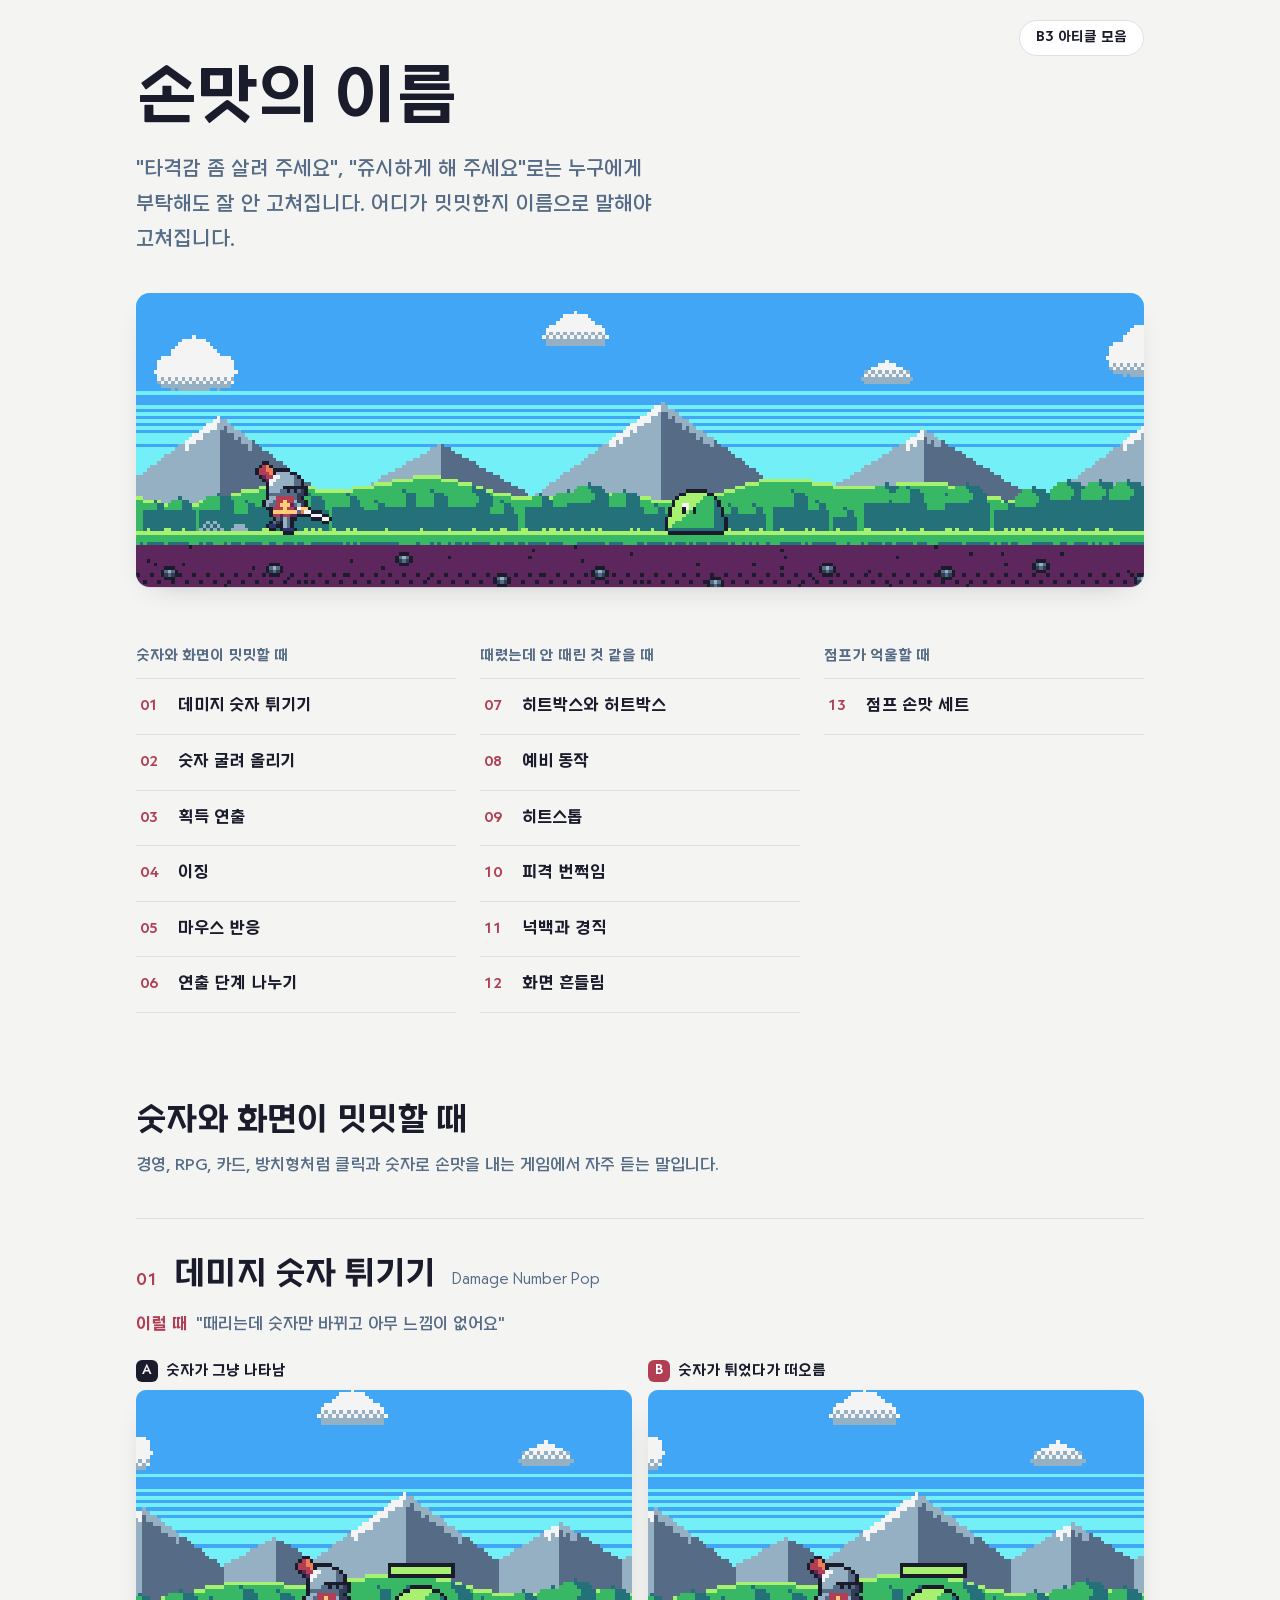
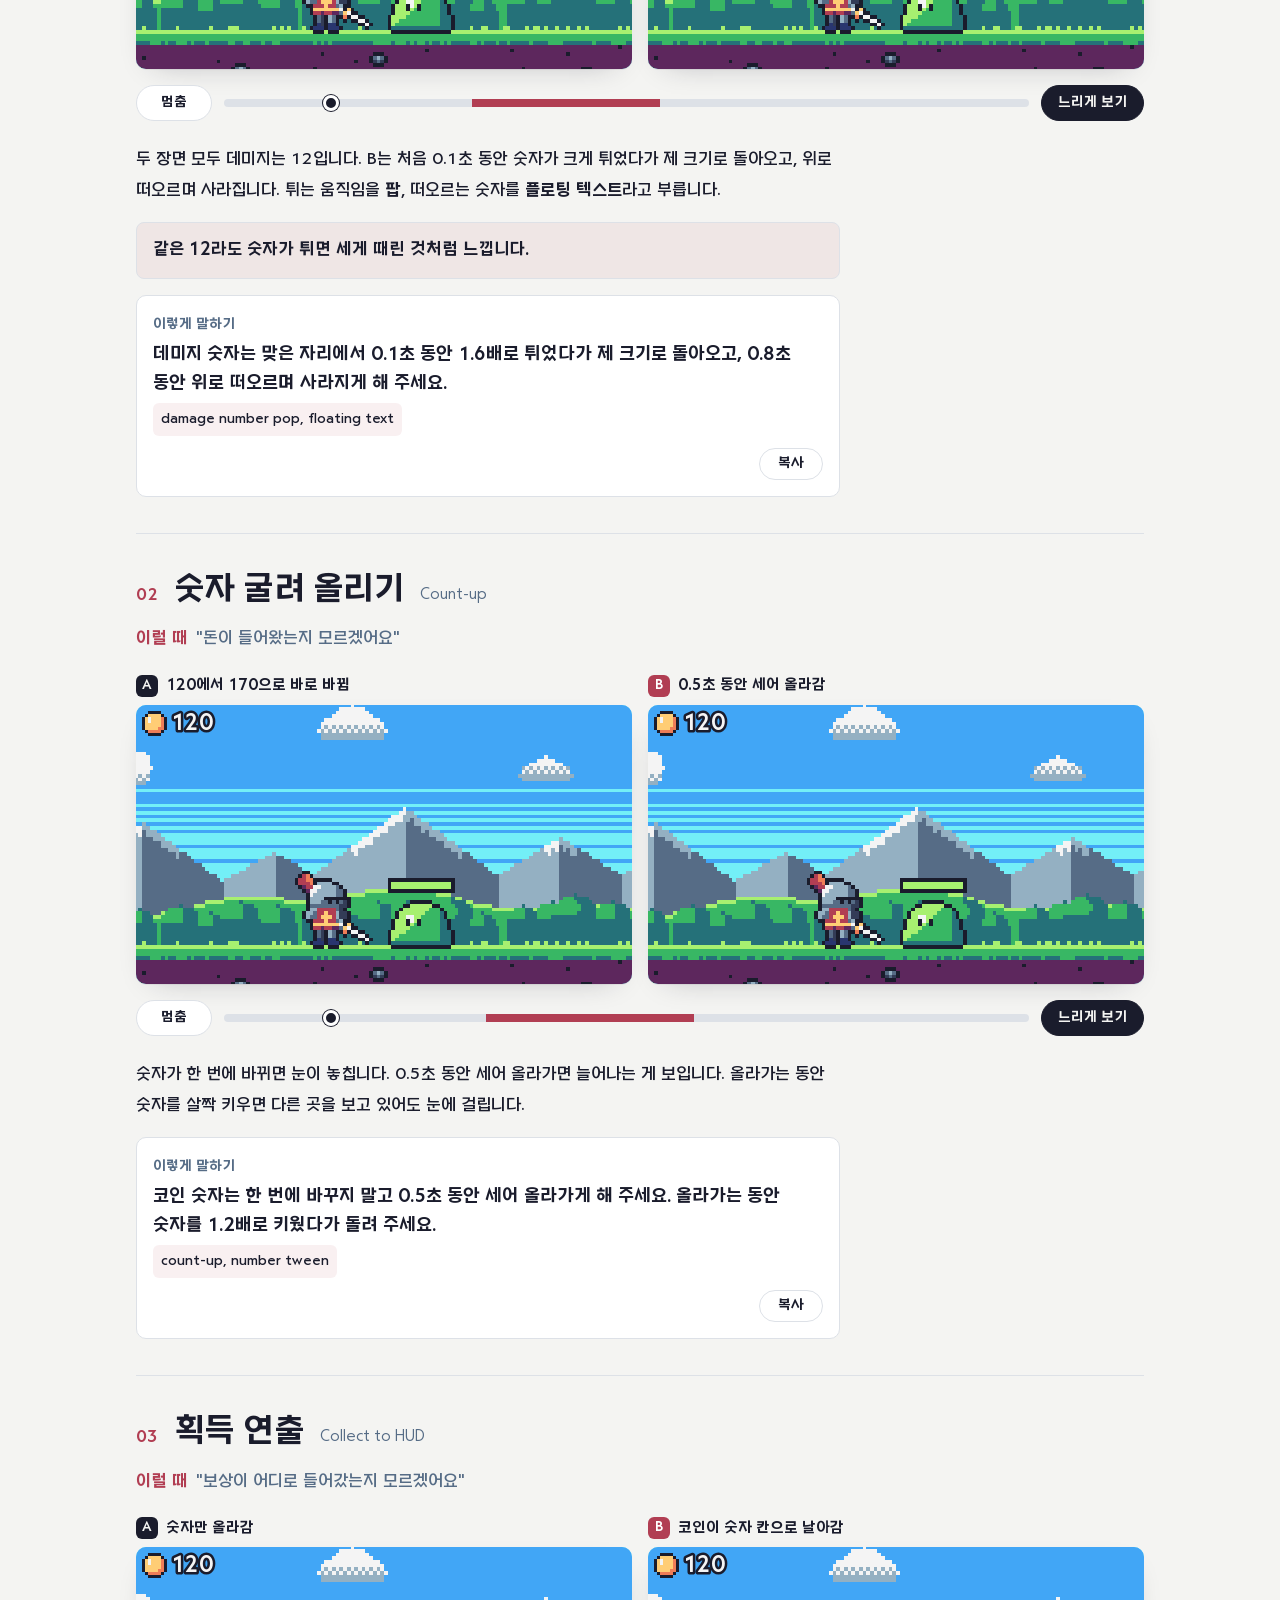
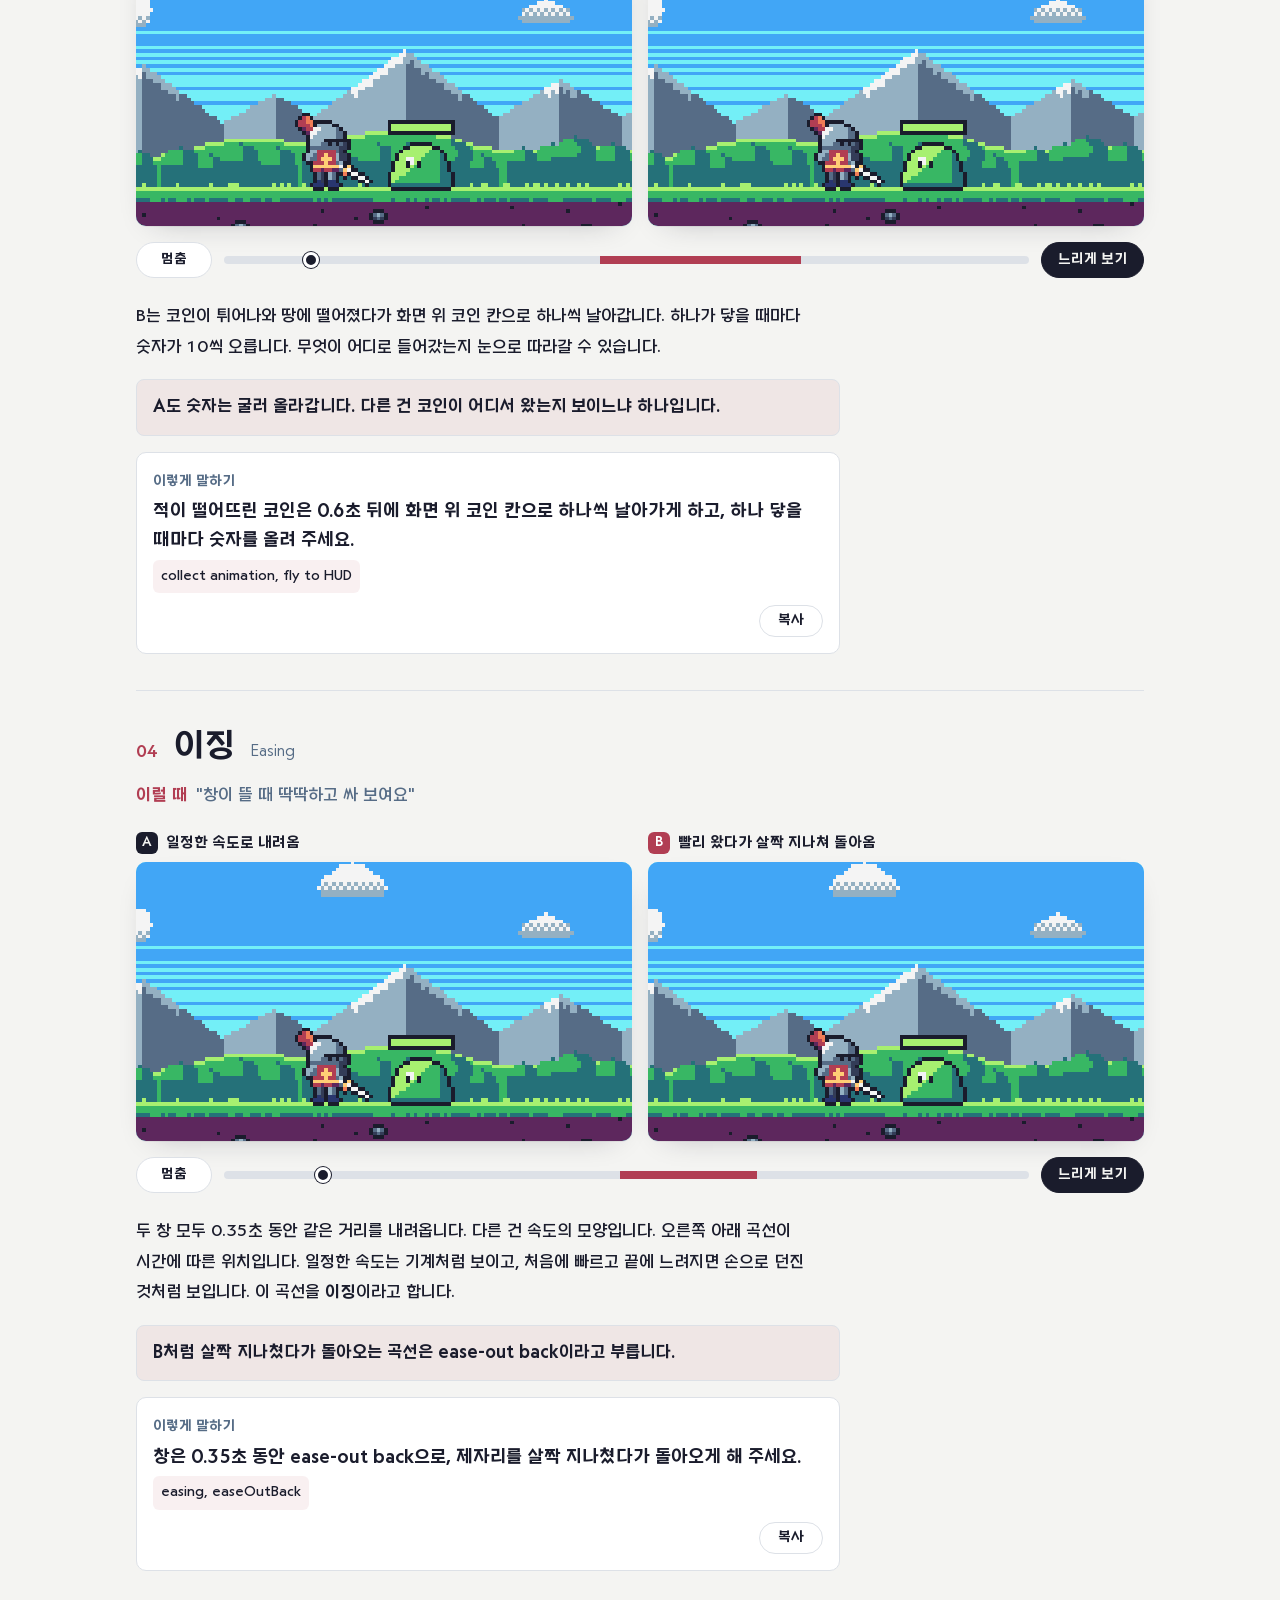
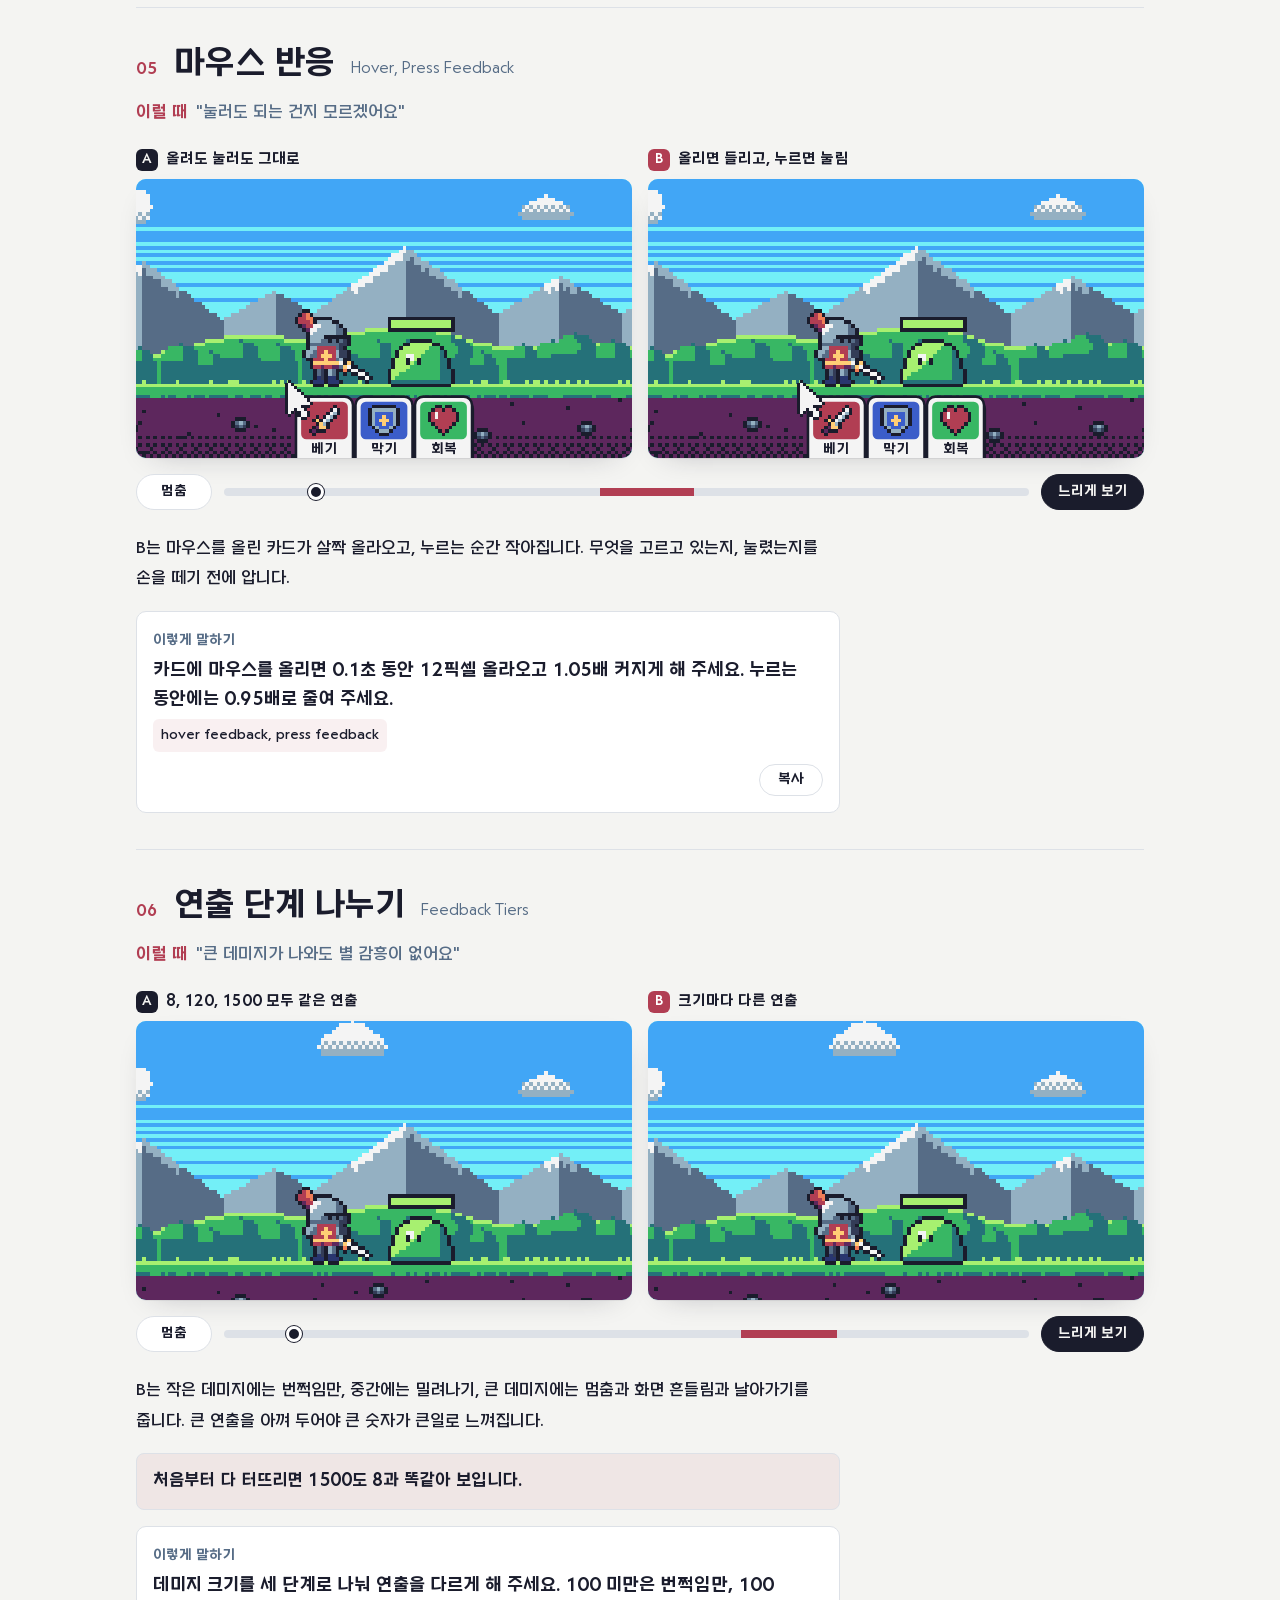
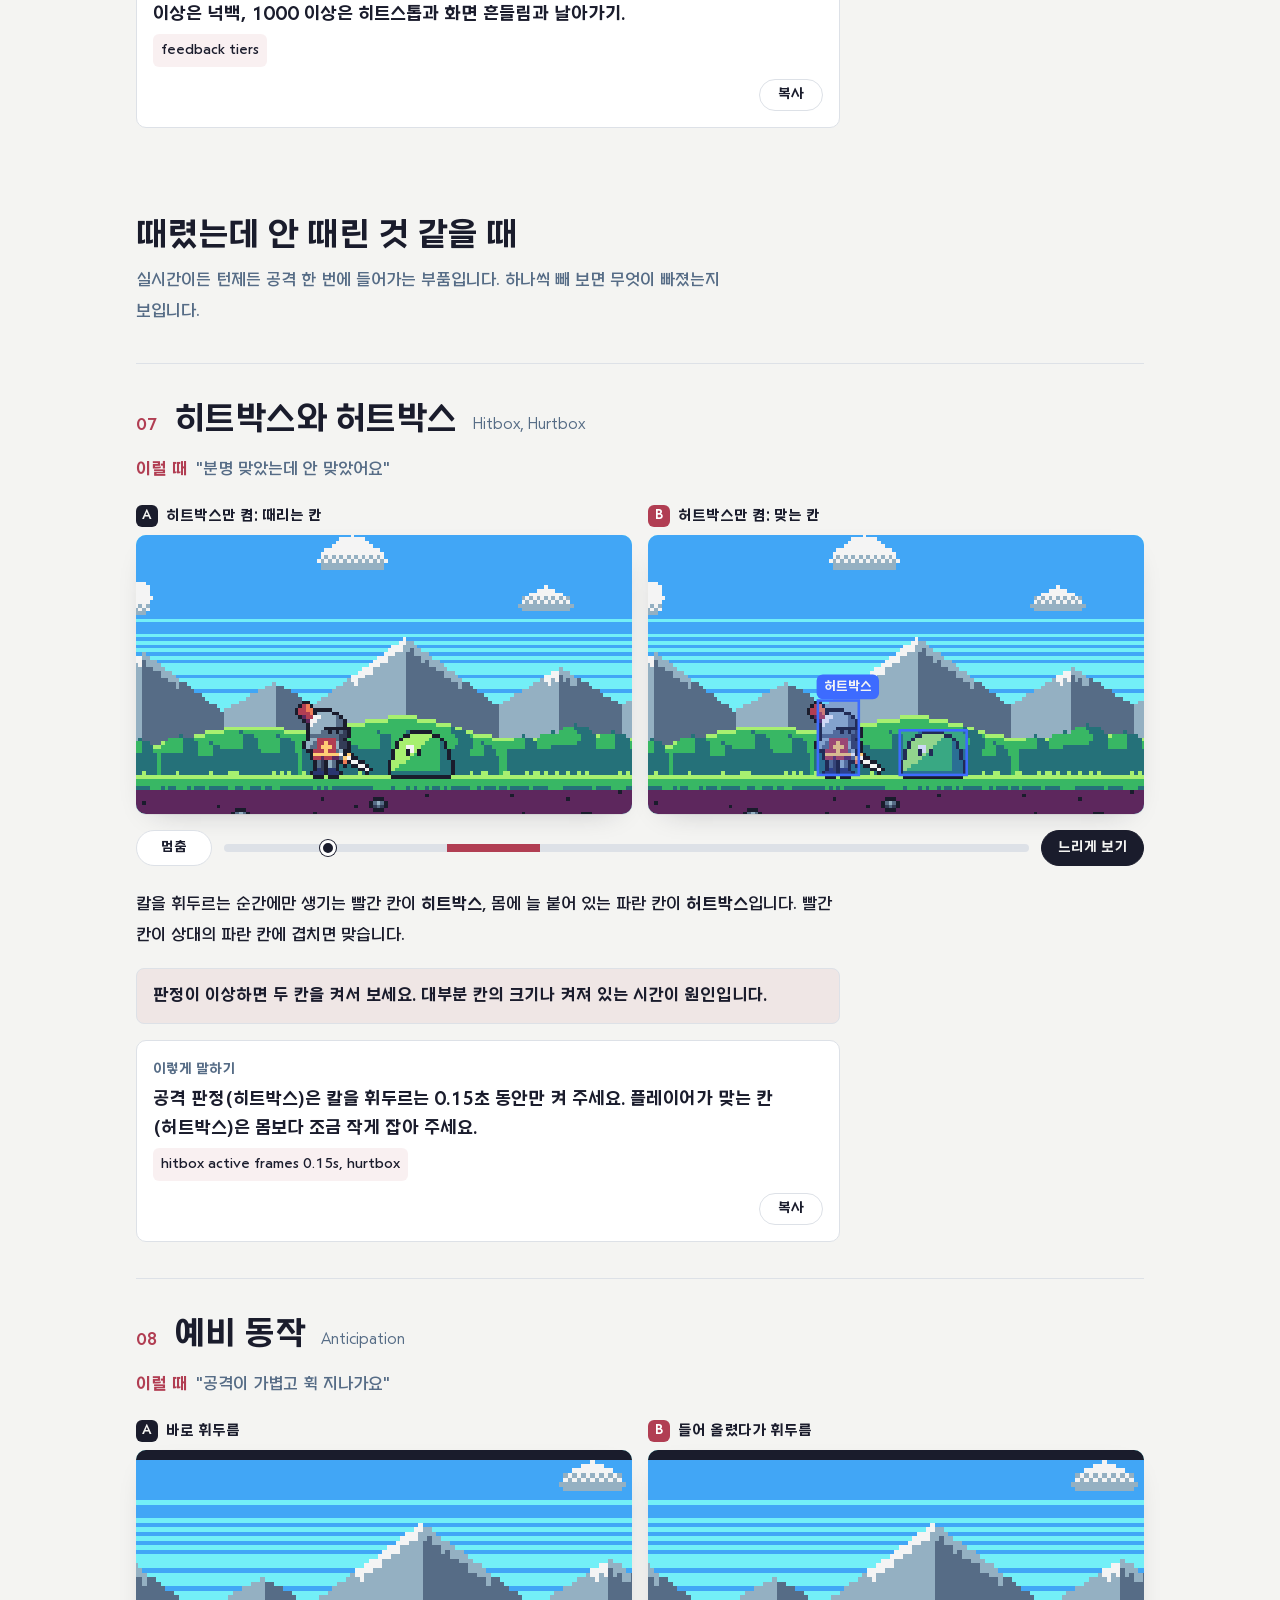
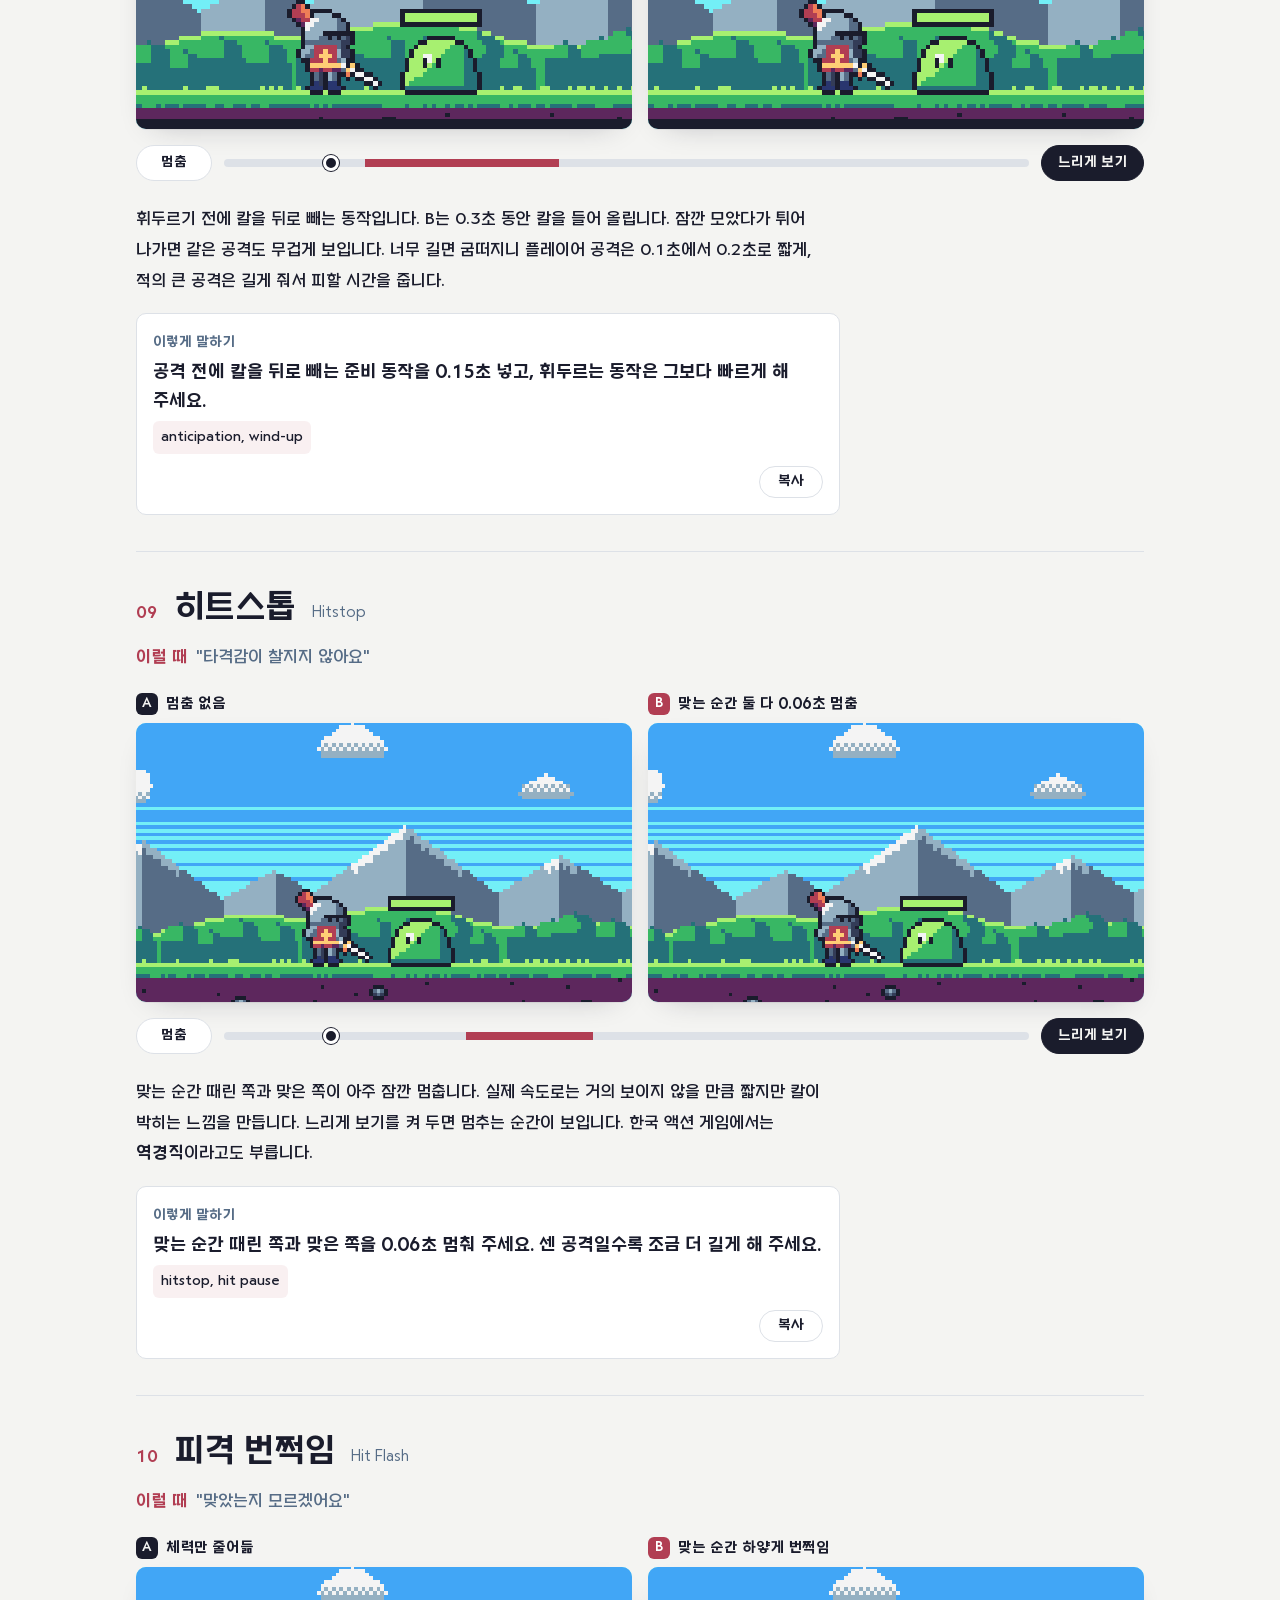
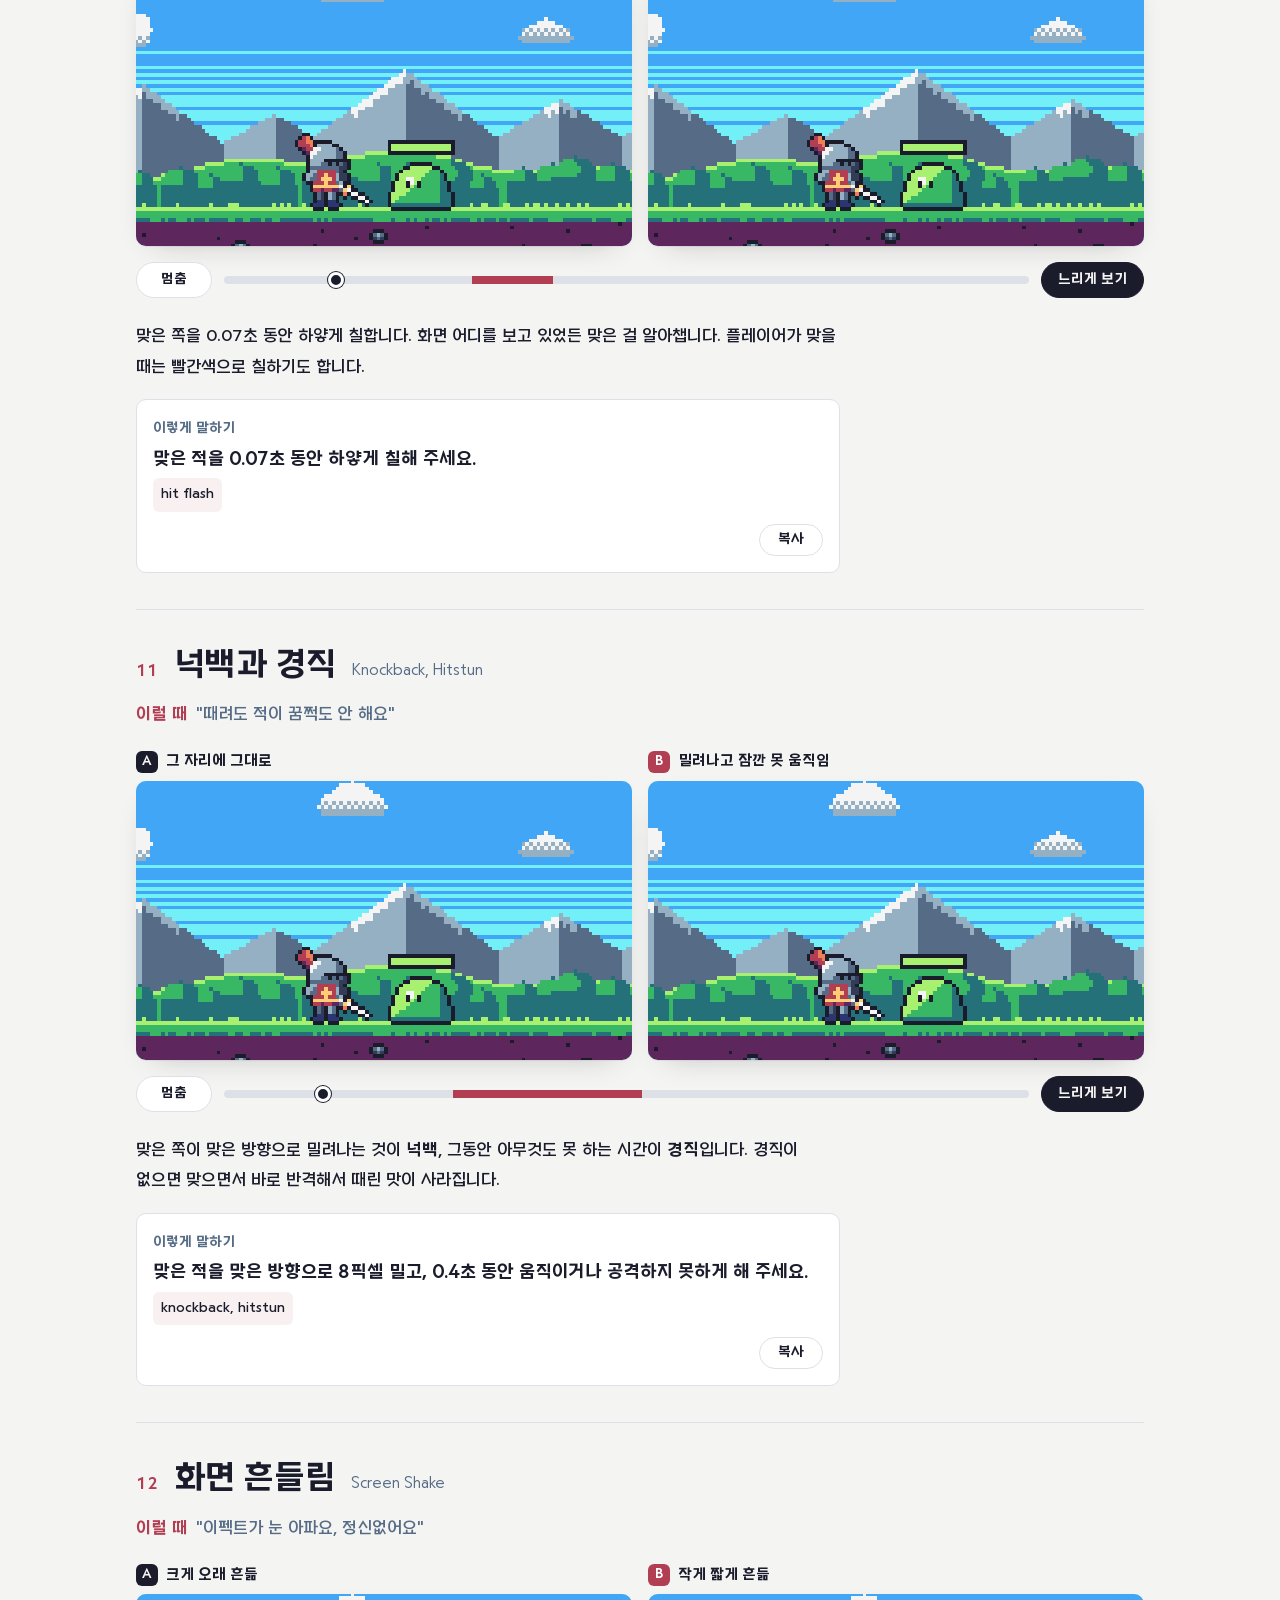
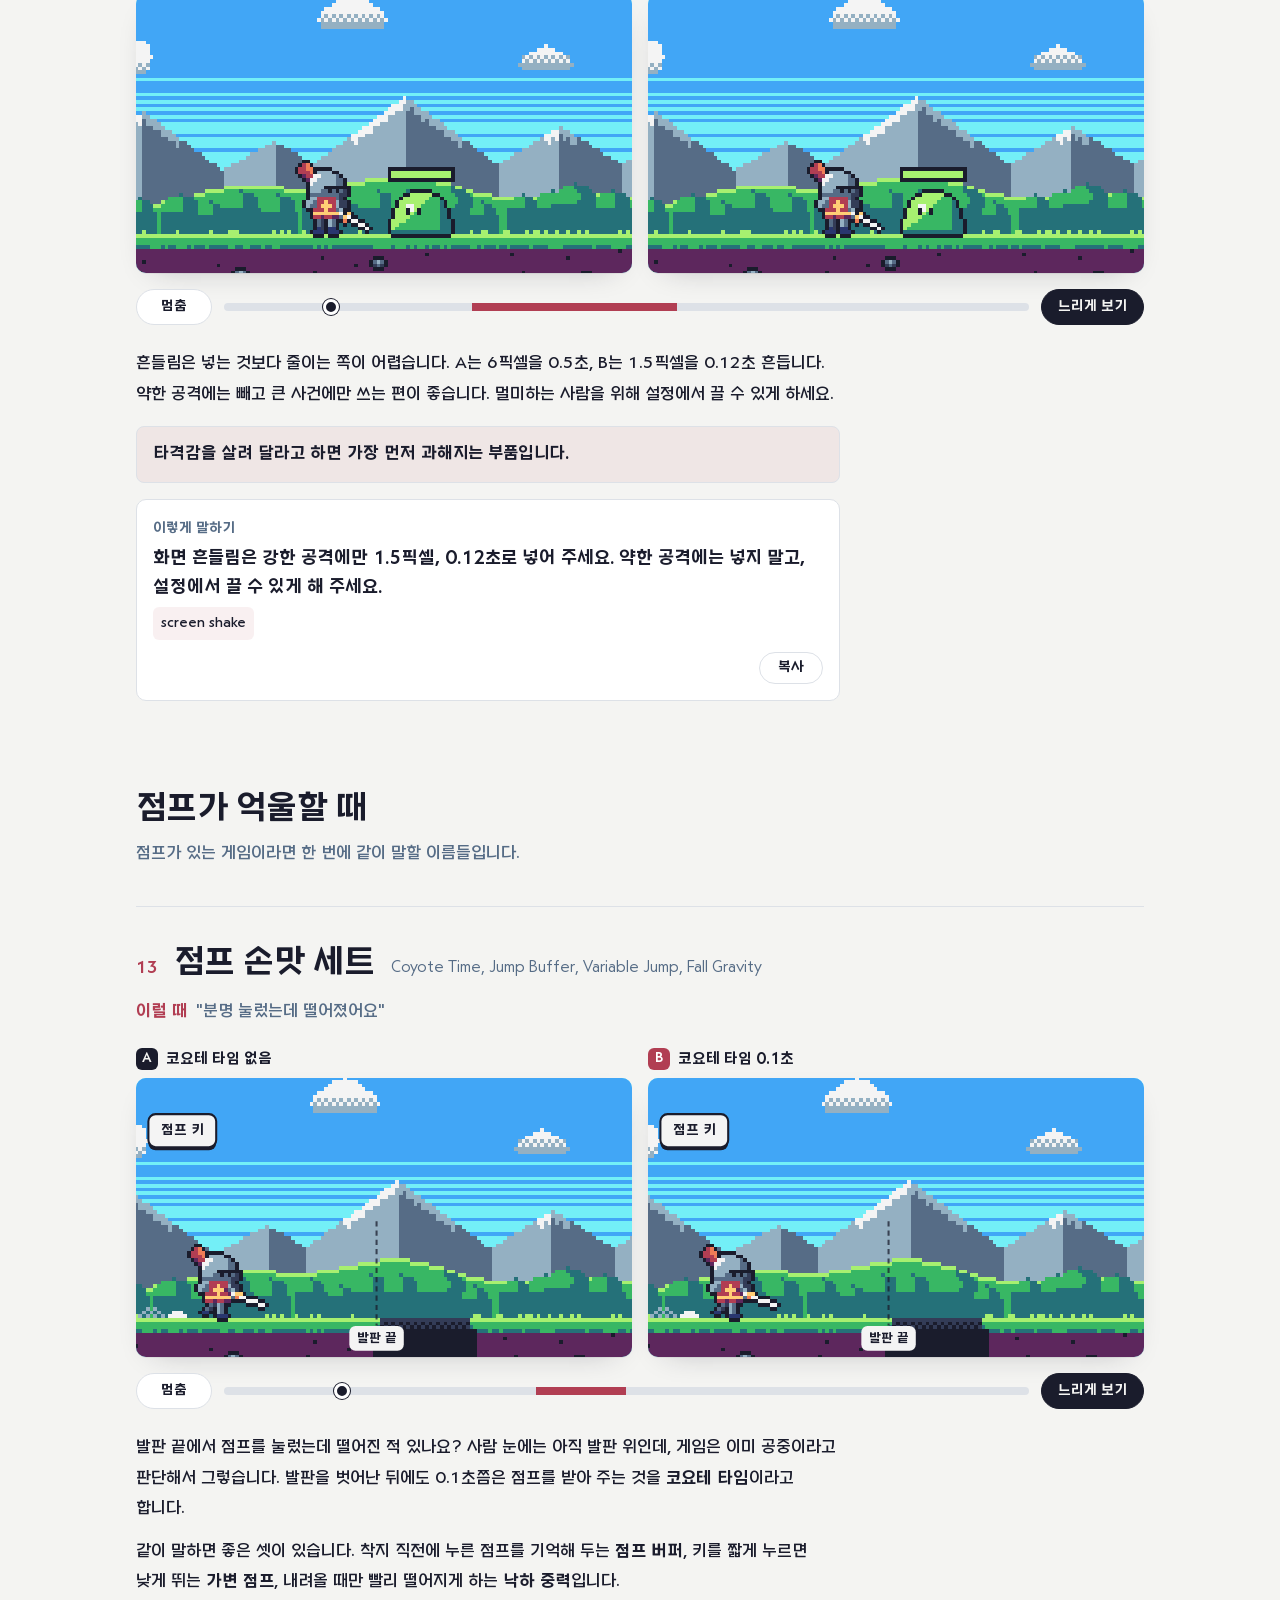
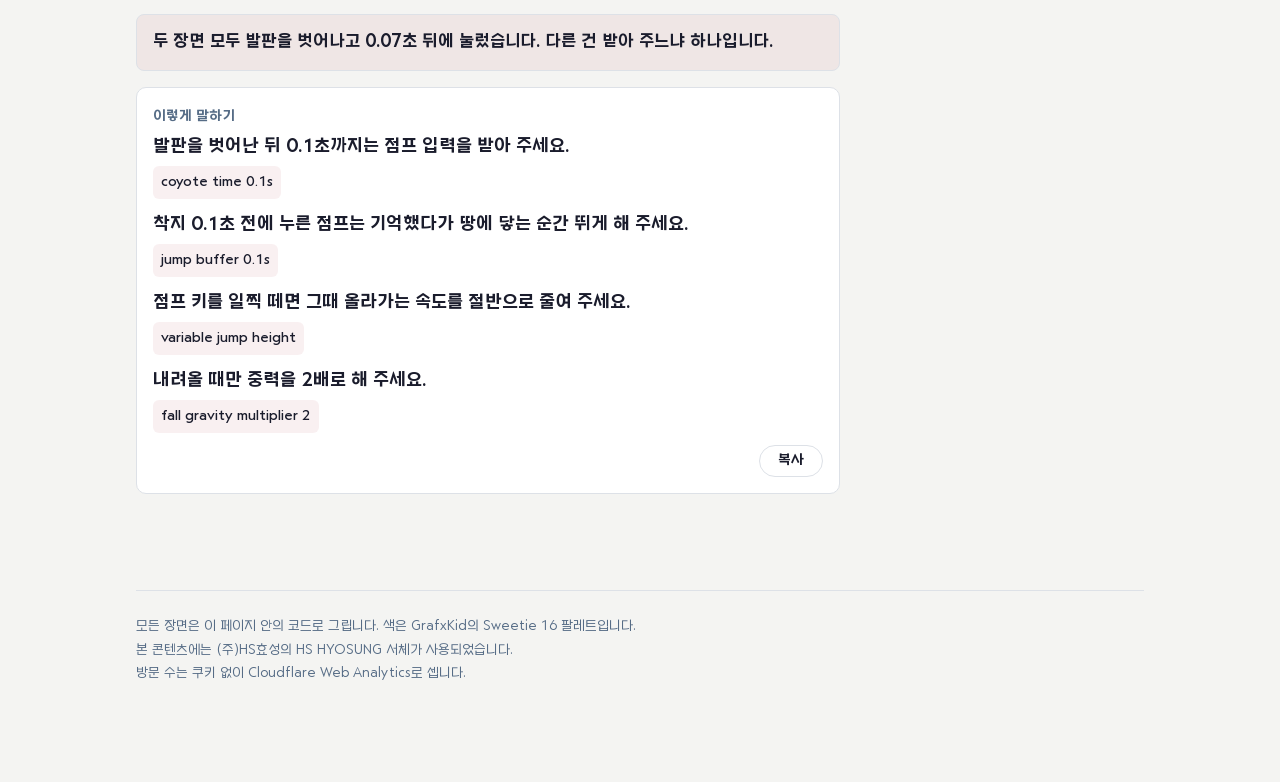
<file: sonmat/index.html>
<!doctype html>
<html lang="ko"><head><meta charset="utf-8"><meta name="viewport" content="width=device-width,initial-scale=1">
<title>손맛의 이름</title>
<meta name="description" content="타격감, 조작감이 밋밋할 때 어디가 밋밋한지 정확한 이름으로 말하는 법. 같은 기사와 같은 발판 하나로, 이름 하나가 만드는 차이를 비교합니다.">
<link rel="preload" href="../fonts/HSHyosung-Bold.woff2" as="font" type="font/woff2" crossorigin>
<link rel="preload" href="../fonts/HSHyosung-Medium.woff2" as="font" type="font/woff2" crossorigin>
<style>
/* Hallmark · shape: Long Document · genre: editorial · theme: custom · job: try · idea: "one pixel world, two takes that differ in one thing" · vibe: "crisp pixel replay, calm paper page" · hero: title over a running pixel strip · nav: two-column contents · footer: credits · imagery: the product (code-drawn scenes) · signature: synced A and B replays that slow and zoom at the moment that matters
 * axes: light paper, one red signal, one family · contrast: pass · fold: pass · v2.0.0 */
/* Hallmark · waive 26b · no disabled attribute or aria-disabled anywhere in the markup · play, scrub and slow toggles are always live */
/* Hallmark · pre-emit critique: P4 H4 E4 S5 R4 V4 · weakest: P, a long article runs past the screen budget; kept text to two short paragraphs per term */
@font-face{font-family:"HS Hyosung";src:url(../fonts/HSHyosung-Light.woff2) format("woff2");font-weight:300;font-display:swap}
@font-face{font-family:"HS Hyosung";src:url(../fonts/HSHyosung-Medium.woff2) format("woff2");font-weight:400 500;font-display:swap}
@font-face{font-family:"HS Hyosung";src:url(../fonts/HSHyosung-Bold.woff2) format("woff2");font-weight:600 800;font-display:swap}
:root{
 --font:"HS Hyosung","Noto Sans KR",sans-serif;
 --bg:#f4f4f2;--surface:#ffffff;--ink:#1a1c2c;--muted:#566c86;--line:#dde1e7;
 --accent:#b13e53;--accent-ink:#ffffff;--accent-soft:#b13e5314;--sky:#73eff7;
 --hit:#ff3b5c;--hurt:#3d6bff;
 --shadow:0 1px 0 #1a1c2c0f,0 10px 30px -18px #1a1c2c55;
}
@media (prefers-color-scheme:dark){:root:not([data-theme="light"]){
 --bg:#14151f;--surface:#1d1f2d;--ink:#eef0f4;--muted:#94a3b8;--line:#2c3042;
 --accent:#ef6f86;--accent-ink:#14151f;--accent-soft:#ef6f8618;--shadow:0 1px 0 #0000,0 10px 30px -18px #000c}}
:root[data-theme="dark"]{--bg:#14151f;--surface:#1d1f2d;--ink:#eef0f4;--muted:#94a3b8;--line:#2c3042;--accent:#ef6f86;--accent-ink:#14151f;--accent-soft:#ef6f8618;--shadow:0 1px 0 #0000,0 10px 30px -18px #000c}
*{box-sizing:border-box}
html,body{overflow-x:clip}
body{margin:0;background:var(--bg);color:var(--ink);font:500 17px/1.8 var(--font);word-break:keep-all;-webkit-font-smoothing:antialiased;text-rendering:optimizeLegibility}
.wrap{max-width:1040px;margin:0 auto;padding:64px 16px 96px}
a{color:inherit}
:focus-visible{outline:2px solid var(--accent);outline-offset:3px}

/* 머리 */
.top h1{text-wrap:balance;font-weight:700;font-size:clamp(38px,6.4vw,68px);line-height:1.08;letter-spacing:-.025em;margin:0;overflow-wrap:break-word;min-width:0}
.lede{margin:16px 0 0;max-width:40ch;font-size:clamp(18px,2vw,21px);line-height:1.65;color:var(--muted);font-weight:500}
.hero{display:block;width:100%;aspect-ratio:288/84;margin-top:36px;border-radius:14px;background:var(--sky);box-shadow:var(--shadow)}
.how{display:grid;grid-template-columns:minmax(0,1fr) minmax(0,1fr);gap:12px;margin:20px 0 0;padding:0;list-style:none}
.how li{background:var(--surface);border:1px solid var(--line);border-radius:10px;padding:16px;font-size:15px;line-height:1.6}
.how b{display:block;font-weight:700;margin-bottom:2px}
@media (max-width:720px){.how{grid-template-columns:minmax(0,1fr)}}

/* 목차 */
.toc{margin-top:56px;display:grid;grid-template-columns:repeat(3,minmax(0,1fr));gap:24px}
.toc h2{font-size:15px;font-weight:700;margin:0 0 8px;color:var(--muted)}
.toc ol{list-style:none;margin:0;padding:0;border-top:1px solid var(--line)}
.toc a{display:flex;gap:16px;align-items:baseline;padding:12px 4px;border-bottom:1px solid var(--line);text-decoration:none;font-weight:700;font-size:17px}
.toc a span{color:var(--accent);font-size:14px;min-width:22px}
.toc a:hover{color:var(--accent)}
@media (max-width:720px){.toc{grid-template-columns:minmax(0,1fr)}}

/* 장 */
.part{margin-top:88px}
.part>h2{text-wrap:balance;font-size:clamp(26px,3.4vw,34px);font-weight:700;letter-spacing:-.015em;line-height:1.25;margin:0}
.part>p{margin:8px 0 0;color:var(--muted);max-width:56ch}

/* 용어 한 개 */
.term{margin-top:36px;padding-top:36px;border-top:1px solid var(--line)}
.term-head{display:flex;flex-wrap:wrap;align-items:baseline;gap:4px 16px}
.term-head .no{color:var(--accent);font-weight:700;font-size:16px}
.term-head h3{text-wrap:balance;margin:0;font-size:clamp(26px,3.2vw,34px);font-weight:700;letter-spacing:-.015em;line-height:1.25;overflow-wrap:break-word;min-width:0}
.term-head .en{color:var(--muted);font-weight:300;font-size:16px}
.stage{display:grid;grid-template-columns:minmax(0,1fr) minmax(0,1fr);gap:16px;margin-top:20px}
@media (max-width:680px){.stage{grid-template-columns:minmax(0,1fr)}}
.stage figure{margin:0;display:flex;flex-direction:column;gap:8px;min-width:0}
.stage figcaption{display:flex;align-items:center;gap:8px;font-size:15px;font-weight:700;line-height:1.4}
.ab{display:inline-grid;place-items:center;width:22px;height:22px;border-radius:6px;background:var(--ink);color:var(--bg);font-size:13px;font-weight:700}
.ab.b{background:var(--accent);color:var(--accent-ink)}
.stage canvas{display:block;width:100%;aspect-ratio:16/9;border-radius:10px;background:var(--sky);box-shadow:var(--shadow)}

/* 재생 막대 */
.player{display:flex;align-items:center;gap:12px;margin-top:16px}
.btn{font:inherit;font-size:14px;font-weight:700;line-height:1;min-width:76px;min-height:36px;padding:0 16px;border-radius:999px;border:1px solid var(--line);background:var(--surface);color:var(--ink);cursor:pointer;transition:background-color .15s ease,border-color .15s ease,transform .1s ease}
.btn:hover{border-color:var(--ink)}
.btn:active{transform:translateY(1px)}
.btn:focus-visible{outline:2px solid var(--accent);outline-offset:2px}
.btn[aria-pressed="true"]{background:var(--ink);color:var(--bg);border-color:var(--ink)}
.player input[type=range]{-webkit-appearance:none;appearance:none;flex:1;min-width:0;height:36px;margin:0;background:transparent;cursor:pointer}
.player input[type=range]::-webkit-slider-runnable-track{height:8px;border-radius:4px;background:linear-gradient(90deg,var(--line) 0 var(--z0),var(--accent) var(--z0) var(--z1),var(--line) var(--z1))}
.player input[type=range]::-moz-range-track{height:8px;border-radius:4px;background:linear-gradient(90deg,var(--line) 0 var(--z0),var(--accent) var(--z0) var(--z1),var(--line) var(--z1))}
.player input[type=range]::-webkit-slider-thumb{-webkit-appearance:none;width:16px;height:16px;margin-top:-4px;border-radius:50%;background:var(--ink);border:3px solid var(--surface);box-shadow:0 0 0 1px var(--ink)}
.player input[type=range]::-moz-range-thumb{width:12px;height:12px;border-radius:50%;background:var(--ink);border:3px solid var(--surface);box-shadow:0 0 0 1px var(--ink)}
.player input[type=range]:focus-visible{outline:2px solid var(--accent);outline-offset:2px;border-radius:4px}

/* 글 */
.copy{max-width:64ch;margin-top:24px}
.copy p{margin:0}
.copy p+p{margin-top:12px}
.copy b{font-weight:700}
.one{margin-top:16px!important;padding:12px 16px;border:1px solid var(--line);background:var(--accent-soft);border-radius:8px;font-weight:700}

.say{max-width:64ch;margin-top:16px;padding:16px;border:1px solid var(--line);border-radius:10px;background:var(--surface)}
.say>b{display:block;font-size:14px;font-weight:700;color:var(--muted)}
.say ul{list-style:none;margin:4px 0 0;padding:0;display:flex;flex-direction:column;gap:12px}
.say li{display:flex;flex-direction:column;align-items:flex-start;gap:4px}
.say .ko{font-weight:700;font-size:18px;line-height:1.6}
.when{margin:12px 0 0;font-size:17px;color:var(--muted)}
.when b{margin-right:8px;color:var(--accent);font-weight:700}
.say-foot{display:flex;justify-content:flex-end;margin-top:12px}
.say-en{padding:4px 8px;border-radius:6px;background:var(--accent-soft);font-size:14px;font-weight:500}
.copy-say{min-width:64px;min-height:32px}
.wrap{position:relative}
.hub-link{position:absolute;top:20px;right:16px;display:inline-flex;align-items:center;min-height:36px;padding:0 16px;border-radius:999px;border:1px solid var(--line);background:var(--surface);color:var(--ink);font-size:14px;font-weight:700;line-height:1;text-decoration:none;transition:border-color .15s ease,background-color .15s ease}
.hub-link:hover{border-color:var(--ink)}
.hub-link:active{transform:translateY(1px)}
.hub-link:focus-visible{outline:2px solid var(--accent);outline-offset:2px}
@media (prefers-reduced-motion:reduce){.hub-link{transition:none}}
footer{margin-top:96px;padding-top:24px;border-top:1px solid var(--line);color:var(--muted);font-size:14px;font-weight:300;line-height:1.7}
footer p{margin:0}
@media (prefers-reduced-motion:reduce){.btn{transition:none}}
</style></head><body><div class="wrap">
<a class="hub-link" href="../">B3 아티클 모음</a>

<header class="top">
 <h1>손맛의 이름</h1>
 <p class="lede">"타격감 좀 살려 주세요", "쥬시하게 해 주세요"로는 누구에게 부탁해도 잘 안 고쳐집니다. 어디가 밋밋한지 이름으로 말해야 고쳐집니다.</p>
 <canvas class="hero" data-clip="hero" data-scene="hero" role="img" aria-label="기사가 달려와 슬라임을 베고 지나가는 장면"></canvas>
</header>

<nav class="toc" aria-label="목차">
 <div><h2>숫자와 화면이 밋밋할 때</h2><ol><li><a href="#dmgnum"><span>01</span>데미지 숫자 튀기기</a></li><li><a href="#countup"><span>02</span>숫자 굴려 올리기</a></li><li><a href="#collect"><span>03</span>획득 연출</a></li><li><a href="#ease"><span>04</span>이징</a></li><li><a href="#hover"><span>05</span>마우스 반응</a></li><li><a href="#tiers"><span>06</span>연출 단계 나누기</a></li></ol></div>
 <div><h2>때렸는데 안 때린 것 같을 때</h2><ol><li><a href="#hitbox"><span>07</span>히트박스와 허트박스</a></li><li><a href="#antic"><span>08</span>예비 동작</a></li><li><a href="#hitstop"><span>09</span>히트스톱</a></li><li><a href="#flash"><span>10</span>피격 번쩍임</a></li><li><a href="#knock"><span>11</span>넉백과 경직</a></li><li><a href="#shake"><span>12</span>화면 흔들림</a></li></ol></div>
 <div><h2>점프가 억울할 때</h2><ol><li><a href="#coyote"><span>13</span>점프 손맛 세트</a></li></ol></div>
</nav>

<section class="part" aria-labelledby="p1">
 <h2 id="p1">숫자와 화면이 밋밋할 때</h2>
 <p>경영, RPG, 카드, 방치형처럼 클릭과 숫자로 손맛을 내는 게임에서 자주 듣는 말입니다.</p>

 <article class="term" id="dmgnum" data-clip="dmgnum">
  <div class="term-head"><span class="no">01</span><h3>데미지 숫자 튀기기</h3><span class="en">Damage Number Pop</span></div>
  <p class="when"><b>이럴 때</b>"때리는데 숫자만 바뀌고 아무 느낌이 없어요"</p>
  <div class="stage">
   <figure><figcaption><span class="ab">A</span>숫자가 그냥 나타남</figcaption><canvas data-scene="dmg0" role="img" aria-label="슬라임 위에 데미지 12가 그대로 나타났다가 사라진다"></canvas></figure>
   <figure><figcaption><span class="ab b">B</span>숫자가 튀었다가 떠오름</figcaption><canvas data-scene="dmg1" role="img" aria-label="데미지 12가 크게 튀었다가 제 크기로 돌아오며 위로 떠오른다"></canvas></figure>
  </div>
  <div class="player"><button class="btn play" type="button">멈춤</button><input type="range" min="0" max="1000" value="0" aria-label="장면 위치"><button class="btn slow" type="button" aria-pressed="true">느리게 보기</button></div>
  <div class="copy">
   <p>두 장면 모두 데미지는 12입니다. B는 처음 0.1초 동안 숫자가 크게 튀었다가 제 크기로 돌아오고, 위로 떠오르며 사라집니다. 튀는 움직임을 <b>팝</b>, 떠오르는 숫자를 <b>플로팅 텍스트</b>라고 부릅니다.</p>
   <p class="one">같은 12라도 숫자가 튀면 세게 때린 것처럼 느낍니다.</p>
  </div>
  <div class="say"><b>이렇게 말하기</b><ul><li><span class="ko">데미지 숫자는 맞은 자리에서 0.1초 동안 1.6배로 튀었다가 제 크기로 돌아오고, 0.8초 동안 위로 떠오르며 사라지게 해 주세요.</span><span class="say-en">damage number pop, floating text</span></li></ul><div class="say-foot"><button class="btn copy-say" type="button">복사</button></div></div>
 </article>

 <article class="term" id="countup" data-clip="countup">
  <div class="term-head"><span class="no">02</span><h3>숫자 굴려 올리기</h3><span class="en">Count-up</span></div>
  <p class="when"><b>이럴 때</b>"돈이 들어왔는지 모르겠어요"</p>
  <div class="stage">
   <figure><figcaption><span class="ab">A</span>120에서 170으로 바로 바뀜</figcaption><canvas data-scene="cnt0" role="img" aria-label="공격이 맞자 왼쪽 위 코인 숫자가 120에서 170으로 한 번에 바뀐다"></canvas></figure>
   <figure><figcaption><span class="ab b">B</span>0.5초 동안 세어 올라감</figcaption><canvas data-scene="cnt1" role="img" aria-label="코인 숫자가 0.5초 동안 120부터 170까지 세어 올라가며 살짝 커진다"></canvas></figure>
  </div>
  <div class="player"><button class="btn play" type="button">멈춤</button><input type="range" min="0" max="1000" value="0" aria-label="장면 위치"><button class="btn slow" type="button" aria-pressed="true">느리게 보기</button></div>
  <div class="copy">
   <p>숫자가 한 번에 바뀌면 눈이 놓칩니다. 0.5초 동안 세어 올라가면 늘어나는 게 보입니다. 올라가는 동안 숫자를 살짝 키우면 다른 곳을 보고 있어도 눈에 걸립니다.</p>
  </div>
  <div class="say"><b>이렇게 말하기</b><ul><li><span class="ko">코인 숫자는 한 번에 바꾸지 말고 0.5초 동안 세어 올라가게 해 주세요. 올라가는 동안 숫자를 1.2배로 키웠다가 돌려 주세요.</span><span class="say-en">count-up, number tween</span></li></ul><div class="say-foot"><button class="btn copy-say" type="button">복사</button></div></div>
 </article>

 <article class="term" id="collect" data-clip="collect">
  <div class="term-head"><span class="no">03</span><h3>획득 연출</h3><span class="en">Collect to HUD</span></div>
  <p class="when"><b>이럴 때</b>"보상이 어디로 들어갔는지 모르겠어요"</p>
  <div class="stage">
   <figure><figcaption><span class="ab">A</span>숫자만 올라감</figcaption><canvas data-scene="col0" role="img" aria-label="공격이 맞자 왼쪽 위 코인 숫자만 올라간다"></canvas></figure>
   <figure><figcaption><span class="ab b">B</span>코인이 숫자 칸으로 날아감</figcaption><canvas data-scene="col1" role="img" aria-label="슬라임에서 코인 다섯 개가 튀어나와 땅에 떨어졌다가 왼쪽 위 코인 칸으로 하나씩 날아가고, 닿을 때마다 숫자가 10씩 오른다"></canvas></figure>
  </div>
  <div class="player"><button class="btn play" type="button">멈춤</button><input type="range" min="0" max="1000" value="0" aria-label="장면 위치"><button class="btn slow" type="button" aria-pressed="true">느리게 보기</button></div>
  <div class="copy">
   <p>B는 코인이 튀어나와 땅에 떨어졌다가 화면 위 코인 칸으로 하나씩 날아갑니다. 하나가 닿을 때마다 숫자가 10씩 오릅니다. 무엇이 어디로 들어갔는지 눈으로 따라갈 수 있습니다.</p>
   <p class="one">A도 숫자는 굴러 올라갑니다. 다른 건 코인이 어디서 왔는지 보이느냐 하나입니다.</p>
  </div>
  <div class="say"><b>이렇게 말하기</b><ul><li><span class="ko">적이 떨어뜨린 코인은 0.6초 뒤에 화면 위 코인 칸으로 하나씩 날아가게 하고, 하나 닿을 때마다 숫자를 올려 주세요.</span><span class="say-en">collect animation, fly to HUD</span></li></ul><div class="say-foot"><button class="btn copy-say" type="button">복사</button></div></div>
 </article>

 <article class="term" id="ease" data-clip="ease">
  <div class="term-head"><span class="no">04</span><h3>이징</h3><span class="en">Easing</span></div>
  <p class="when"><b>이럴 때</b>"창이 뜰 때 딱딱하고 싸 보여요"</p>
  <div class="stage">
   <figure><figcaption><span class="ab">A</span>일정한 속도로 내려옴</figcaption><canvas data-scene="ease0" role="img" aria-label="승리 창이 처음부터 끝까지 같은 속도로 내려온다. 오른쪽 아래 곡선은 곧은 직선이다"></canvas></figure>
   <figure><figcaption><span class="ab b">B</span>빨리 왔다가 살짝 지나쳐 돌아옴</figcaption><canvas data-scene="ease1" role="img" aria-label="승리 창이 빠르게 내려와 제자리를 살짝 지나쳤다가 돌아온다. 오른쪽 아래 곡선이 위로 볼록하다"></canvas></figure>
  </div>
  <div class="player"><button class="btn play" type="button">멈춤</button><input type="range" min="0" max="1000" value="0" aria-label="장면 위치"><button class="btn slow" type="button" aria-pressed="true">느리게 보기</button></div>
  <div class="copy">
   <p>두 창 모두 0.35초 동안 같은 거리를 내려옵니다. 다른 건 속도의 모양입니다. 오른쪽 아래 곡선이 시간에 따른 위치입니다. 일정한 속도는 기계처럼 보이고, 처음에 빠르고 끝에 느려지면 손으로 던진 것처럼 보입니다. 이 곡선을 <b>이징</b>이라고 합니다.</p>
   <p class="one">B처럼 살짝 지나쳤다가 돌아오는 곡선은 ease-out back이라고 부릅니다.</p>
  </div>
  <div class="say"><b>이렇게 말하기</b><ul><li><span class="ko">창은 0.35초 동안 ease-out back으로, 제자리를 살짝 지나쳤다가 돌아오게 해 주세요.</span><span class="say-en">easing, easeOutBack</span></li></ul><div class="say-foot"><button class="btn copy-say" type="button">복사</button></div></div>
 </article>

 <article class="term" id="hover" data-clip="hover">
  <div class="term-head"><span class="no">05</span><h3>마우스 반응</h3><span class="en">Hover, Press Feedback</span></div>
  <p class="when"><b>이럴 때</b>"눌러도 되는 건지 모르겠어요"</p>
  <div class="stage">
   <figure><figcaption><span class="ab">A</span>올려도 눌러도 그대로</figcaption><canvas data-scene="card0" role="img" aria-label="마우스를 카드 위에 올리고 눌러도 카드가 그대로 있다가 사라진다"></canvas></figure>
   <figure><figcaption><span class="ab b">B</span>올리면 들리고, 누르면 눌림</figcaption><canvas data-scene="card1" role="img" aria-label="마우스를 올린 카드가 살짝 올라와 커지고, 누르는 순간 작아졌다가 사용된다"></canvas></figure>
  </div>
  <div class="player"><button class="btn play" type="button">멈춤</button><input type="range" min="0" max="1000" value="0" aria-label="장면 위치"><button class="btn slow" type="button" aria-pressed="true">느리게 보기</button></div>
  <div class="copy">
   <p>B는 마우스를 올린 카드가 살짝 올라오고, 누르는 순간 작아집니다. 무엇을 고르고 있는지, 눌렸는지를 손을 떼기 전에 압니다.</p>
  </div>
  <div class="say"><b>이렇게 말하기</b><ul><li><span class="ko">카드에 마우스를 올리면 0.1초 동안 12픽셀 올라오고 1.05배 커지게 해 주세요. 누르는 동안에는 0.95배로 줄여 주세요.</span><span class="say-en">hover feedback, press feedback</span></li></ul><div class="say-foot"><button class="btn copy-say" type="button">복사</button></div></div>
 </article>

 <article class="term" id="tiers" data-clip="tiers">
  <div class="term-head"><span class="no">06</span><h3>연출 단계 나누기</h3><span class="en">Feedback Tiers</span></div>
  <p class="when"><b>이럴 때</b>"큰 데미지가 나와도 별 감흥이 없어요"</p>
  <div class="stage">
   <figure><figcaption><span class="ab">A</span>8, 120, 1500 모두 같은 연출</figcaption><canvas data-scene="tier0" role="img" aria-label="세 번 때려 데미지 8, 120, 1500이 나오는데 슬라임의 반응이 모두 같다"></canvas></figure>
   <figure><figcaption><span class="ab b">B</span>크기마다 다른 연출</figcaption><canvas data-scene="tier1" role="img" aria-label="8에는 번쩍임만, 120에는 밀려나기, 1500에는 멈춤과 흔들림과 함께 슬라임이 날아간다"></canvas></figure>
  </div>
  <div class="player"><button class="btn play" type="button">멈춤</button><input type="range" min="0" max="1000" value="0" aria-label="장면 위치"><button class="btn slow" type="button" aria-pressed="true">느리게 보기</button></div>
  <div class="copy">
   <p>B는 작은 데미지에는 번쩍임만, 중간에는 밀려나기, 큰 데미지에는 멈춤과 화면 흔들림과 날아가기를 줍니다. 큰 연출을 아껴 두어야 큰 숫자가 큰일로 느껴집니다.</p>
   <p class="one">처음부터 다 터뜨리면 1500도 8과 똑같아 보입니다.</p>
  </div>
  <div class="say"><b>이렇게 말하기</b><ul><li><span class="ko">데미지 크기를 세 단계로 나눠 연출을 다르게 해 주세요. 100 미만은 번쩍임만, 100 이상은 넉백, 1000 이상은 히트스톱과 화면 흔들림과 날아가기.</span><span class="say-en">feedback tiers</span></li></ul><div class="say-foot"><button class="btn copy-say" type="button">복사</button></div></div>
 </article>

</section>

<section class="part" aria-labelledby="p2">
 <h2 id="p2">때렸는데 안 때린 것 같을 때</h2>
 <p>실시간이든 턴제든 공격 한 번에 들어가는 부품입니다. 하나씩 빼 보면 무엇이 빠졌는지 보입니다.</p>

 <article class="term" id="hitbox" data-clip="attack">
  <div class="term-head"><span class="no">07</span><h3>히트박스와 허트박스</h3><span class="en">Hitbox, Hurtbox</span></div>
  <p class="when"><b>이럴 때</b>"분명 맞았는데 안 맞았어요"</p>
  <div class="stage">
   <figure><figcaption><span class="ab">A</span>히트박스만 켬: 때리는 칸</figcaption><canvas data-scene="hitbox" role="img" aria-label="기사가 칼을 휘두르는 순간에만 빨간 칸이 생기고, 그 칸이 슬라임에 닿아 맞는다"></canvas></figure>
   <figure><figcaption><span class="ab b">B</span>허트박스만 켬: 맞는 칸</figcaption><canvas data-scene="hurtbox" role="img" aria-label="기사와 슬라임의 몸에 파란 칸이 늘 붙어 있고, 칼이 슬라임의 파란 칸에 닿아 맞는다"></canvas></figure>
  </div>
  <div class="player"><button class="btn play" type="button">멈춤</button><input type="range" min="0" max="1000" value="0" aria-label="장면 위치"><button class="btn slow" type="button" aria-pressed="true">느리게 보기</button></div>
  <div class="copy">
   <p>칼을 휘두르는 순간에만 생기는 빨간 칸이 <b>히트박스</b>, 몸에 늘 붙어 있는 파란 칸이 <b>허트박스</b>입니다. 빨간 칸이 상대의 파란 칸에 겹치면 맞습니다.</p>
   <p class="one">판정이 이상하면 두 칸을 켜서 보세요. 대부분 칸의 크기나 켜져 있는 시간이 원인입니다.</p>
  </div>
  <div class="say"><b>이렇게 말하기</b><ul><li><span class="ko">공격 판정(히트박스)은 칼을 휘두르는 0.15초 동안만 켜 주세요. 플레이어가 맞는 칸(허트박스)은 몸보다 조금 작게 잡아 주세요.</span><span class="say-en">hitbox active frames 0.15s, hurtbox</span></li></ul><div class="say-foot"><button class="btn copy-say" type="button">복사</button></div></div>
 </article>

 <article class="term" id="antic" data-clip="antic">
  <div class="term-head"><span class="no">08</span><h3>예비 동작</h3><span class="en">Anticipation</span></div>
  <p class="when"><b>이럴 때</b>"공격이 가볍고 휙 지나가요"</p>
  <div class="stage">
   <figure><figcaption><span class="ab">A</span>바로 휘두름</figcaption><canvas data-scene="antic0" role="img" aria-label="기사가 준비 없이 바로 칼을 휘두른다"></canvas></figure>
   <figure><figcaption><span class="ab b">B</span>들어 올렸다가 휘두름</figcaption><canvas data-scene="antic1" role="img" aria-label="기사가 칼을 머리 위로 들어 올렸다가 휘두른다"></canvas></figure>
  </div>
  <div class="player"><button class="btn play" type="button">멈춤</button><input type="range" min="0" max="1000" value="0" aria-label="장면 위치"><button class="btn slow" type="button" aria-pressed="true">느리게 보기</button></div>
  <div class="copy">
   <p>휘두르기 전에 칼을 뒤로 빼는 동작입니다. B는 0.3초 동안 칼을 들어 올립니다. 잠깐 모았다가 튀어 나가면 같은 공격도 무겁게 보입니다. 너무 길면 굼떠지니 플레이어 공격은 0.1초에서 0.2초로 짧게, 적의 큰 공격은 길게 줘서 피할 시간을 줍니다.</p>
  </div>
  <div class="say"><b>이렇게 말하기</b><ul><li><span class="ko">공격 전에 칼을 뒤로 빼는 준비 동작을 0.15초 넣고, 휘두르는 동작은 그보다 빠르게 해 주세요.</span><span class="say-en">anticipation, wind-up</span></li></ul><div class="say-foot"><button class="btn copy-say" type="button">복사</button></div></div>
 </article>

 <article class="term" id="hitstop" data-clip="hitstop">
  <div class="term-head"><span class="no">09</span><h3>히트스톱</h3><span class="en">Hitstop</span></div>
  <p class="when"><b>이럴 때</b>"타격감이 찰지지 않아요"</p>
  <div class="stage">
   <figure><figcaption><span class="ab">A</span>멈춤 없음</figcaption><canvas data-scene="stop0" role="img" aria-label="칼이 슬라임에 맞고 그대로 지나간다"></canvas></figure>
   <figure><figcaption><span class="ab b">B</span>맞는 순간 둘 다 0.06초 멈춤</figcaption><canvas data-scene="stop1" role="img" aria-label="칼이 맞는 순간 기사와 슬라임이 0.06초 동안 멈췄다가 움직인다"></canvas></figure>
  </div>
  <div class="player"><button class="btn play" type="button">멈춤</button><input type="range" min="0" max="1000" value="0" aria-label="장면 위치"><button class="btn slow" type="button" aria-pressed="true">느리게 보기</button></div>
  <div class="copy">
   <p>맞는 순간 때린 쪽과 맞은 쪽이 아주 잠깐 멈춥니다. 실제 속도로는 거의 보이지 않을 만큼 짧지만 칼이 박히는 느낌을 만듭니다. 느리게 보기를 켜 두면 멈추는 순간이 보입니다. 한국 액션 게임에서는 <b>역경직</b>이라고도 부릅니다.</p>
  </div>
  <div class="say"><b>이렇게 말하기</b><ul><li><span class="ko">맞는 순간 때린 쪽과 맞은 쪽을 0.06초 멈춰 주세요. 센 공격일수록 조금 더 길게 해 주세요.</span><span class="say-en">hitstop, hit pause</span></li></ul><div class="say-foot"><button class="btn copy-say" type="button">복사</button></div></div>
 </article>

 <article class="term" id="flash" data-clip="flash">
  <div class="term-head"><span class="no">10</span><h3>피격 번쩍임</h3><span class="en">Hit Flash</span></div>
  <p class="when"><b>이럴 때</b>"맞았는지 모르겠어요"</p>
  <div class="stage">
   <figure><figcaption><span class="ab">A</span>체력만 줄어듦</figcaption><canvas data-scene="flash0" role="img" aria-label="칼에 맞은 슬라임의 체력 막대만 줄어든다"></canvas></figure>
   <figure><figcaption><span class="ab b">B</span>맞는 순간 하얗게 번쩍임</figcaption><canvas data-scene="flash1" role="img" aria-label="칼에 맞은 슬라임이 잠깐 하얗게 번쩍인다"></canvas></figure>
  </div>
  <div class="player"><button class="btn play" type="button">멈춤</button><input type="range" min="0" max="1000" value="0" aria-label="장면 위치"><button class="btn slow" type="button" aria-pressed="true">느리게 보기</button></div>
  <div class="copy">
   <p>맞은 쪽을 0.07초 동안 하얗게 칠합니다. 화면 어디를 보고 있었든 맞은 걸 알아챕니다. 플레이어가 맞을 때는 빨간색으로 칠하기도 합니다.</p>
  </div>
  <div class="say"><b>이렇게 말하기</b><ul><li><span class="ko">맞은 적을 0.07초 동안 하얗게 칠해 주세요.</span><span class="say-en">hit flash</span></li></ul><div class="say-foot"><button class="btn copy-say" type="button">복사</button></div></div>
 </article>

 <article class="term" id="knock" data-clip="knock">
  <div class="term-head"><span class="no">11</span><h3>넉백과 경직</h3><span class="en">Knockback, Hitstun</span></div>
  <p class="when"><b>이럴 때</b>"때려도 적이 꿈쩍도 안 해요"</p>
  <div class="stage">
   <figure><figcaption><span class="ab">A</span>그 자리에 그대로</figcaption><canvas data-scene="knock0" role="img" aria-label="칼에 맞은 슬라임이 제자리에서 움직이지 않는다"></canvas></figure>
   <figure><figcaption><span class="ab b">B</span>밀려나고 잠깐 못 움직임</figcaption><canvas data-scene="knock1" role="img" aria-label="칼에 맞은 슬라임이 뒤로 밀려나 찌그러졌다가 천천히 돌아온다"></canvas></figure>
  </div>
  <div class="player"><button class="btn play" type="button">멈춤</button><input type="range" min="0" max="1000" value="0" aria-label="장면 위치"><button class="btn slow" type="button" aria-pressed="true">느리게 보기</button></div>
  <div class="copy">
   <p>맞은 쪽이 맞은 방향으로 밀려나는 것이 <b>넉백</b>, 그동안 아무것도 못 하는 시간이 <b>경직</b>입니다. 경직이 없으면 맞으면서 바로 반격해서 때린 맛이 사라집니다.</p>
  </div>
  <div class="say"><b>이렇게 말하기</b><ul><li><span class="ko">맞은 적을 맞은 방향으로 8픽셀 밀고, 0.4초 동안 움직이거나 공격하지 못하게 해 주세요.</span><span class="say-en">knockback, hitstun</span></li></ul><div class="say-foot"><button class="btn copy-say" type="button">복사</button></div></div>
 </article>

 <article class="term" id="shake" data-clip="shake">
  <div class="term-head"><span class="no">12</span><h3>화면 흔들림</h3><span class="en">Screen Shake</span></div>
  <p class="when"><b>이럴 때</b>"이펙트가 눈 아파요, 정신없어요"</p>
  <div class="stage">
   <figure><figcaption><span class="ab">A</span>크게 오래 흔듦</figcaption><canvas data-scene="shake0" role="img" aria-label="칼이 맞는 순간 화면이 크고 오래 흔들린다"></canvas></figure>
   <figure><figcaption><span class="ab b">B</span>작게 짧게 흔듦</figcaption><canvas data-scene="shake1" role="img" aria-label="칼이 맞는 순간 화면이 아주 작게 짧게 흔들린다"></canvas></figure>
  </div>
  <div class="player"><button class="btn play" type="button">멈춤</button><input type="range" min="0" max="1000" value="0" aria-label="장면 위치"><button class="btn slow" type="button" aria-pressed="true">느리게 보기</button></div>
  <div class="copy">
   <p>흔들림은 넣는 것보다 줄이는 쪽이 어렵습니다. A는 6픽셀을 0.5초, B는 1.5픽셀을 0.12초 흔듭니다. 약한 공격에는 빼고 큰 사건에만 쓰는 편이 좋습니다. 멀미하는 사람을 위해 설정에서 끌 수 있게 하세요.</p>
   <p class="one">타격감을 살려 달라고 하면 가장 먼저 과해지는 부품입니다.</p>
  </div>
  <div class="say"><b>이렇게 말하기</b><ul><li><span class="ko">화면 흔들림은 강한 공격에만 1.5픽셀, 0.12초로 넣어 주세요. 약한 공격에는 넣지 말고, 설정에서 끌 수 있게 해 주세요.</span><span class="say-en">screen shake</span></li></ul><div class="say-foot"><button class="btn copy-say" type="button">복사</button></div></div>
 </article>

</section>

<section class="part" aria-labelledby="p3">
 <h2 id="p3">점프가 억울할 때</h2>
 <p>점프가 있는 게임이라면 한 번에 같이 말할 이름들입니다.</p>

 <article class="term" id="coyote" data-clip="coyote">
  <div class="term-head"><span class="no">13</span><h3>점프 손맛 세트</h3><span class="en">Coyote Time, Jump Buffer, Variable Jump, Fall Gravity</span></div>
  <p class="when"><b>이럴 때</b>"분명 눌렀는데 떨어졌어요"</p>
  <div class="stage">
   <figure><figcaption><span class="ab">A</span>코요테 타임 없음</figcaption><canvas data-scene="coyote0" role="img" aria-label="발판을 벗어나고 0.07초 뒤에 점프를 눌렀지만 받아 주지 않아 구덩이로 떨어진다"></canvas></figure>
   <figure><figcaption><span class="ab b">B</span>코요테 타임 0.1초</figcaption><canvas data-scene="coyote1" role="img" aria-label="발판을 벗어나고 0.07초 뒤에 점프를 눌렀고, 받아 줘서 구덩이를 건넌다"></canvas></figure>
  </div>
  <div class="player"><button class="btn play" type="button">멈춤</button><input type="range" min="0" max="1000" value="0" aria-label="장면 위치"><button class="btn slow" type="button" aria-pressed="true">느리게 보기</button></div>
  <div class="copy">
   <p>발판 끝에서 점프를 눌렀는데 떨어진 적 있나요? 사람 눈에는 아직 발판 위인데, 게임은 이미 공중이라고 판단해서 그렇습니다. 발판을 벗어난 뒤에도 0.1초쯤은 점프를 받아 주는 것을 <b>코요테 타임</b>이라고 합니다.</p>
   <p>같이 말하면 좋은 셋이 있습니다. 착지 직전에 누른 점프를 기억해 두는 <b>점프 버퍼</b>, 키를 짧게 누르면 낮게 뛰는 <b>가변 점프</b>, 내려올 때만 빨리 떨어지게 하는 <b>낙하 중력</b>입니다.</p>
   <p class="one">두 장면 모두 발판을 벗어나고 0.07초 뒤에 눌렀습니다. 다른 건 받아 주느냐 하나입니다.</p>
  </div>
  <div class="say"><b>이렇게 말하기</b><ul><li><span class="ko">발판을 벗어난 뒤 0.1초까지는 점프 입력을 받아 주세요.</span><span class="say-en">coyote time 0.1s</span></li><li><span class="ko">착지 0.1초 전에 누른 점프는 기억했다가 땅에 닿는 순간 뛰게 해 주세요.</span><span class="say-en">jump buffer 0.1s</span></li><li><span class="ko">점프 키를 일찍 떼면 그때 올라가는 속도를 절반으로 줄여 주세요.</span><span class="say-en">variable jump height</span></li><li><span class="ko">내려올 때만 중력을 2배로 해 주세요.</span><span class="say-en">fall gravity multiplier 2</span></li></ul><div class="say-foot"><button class="btn copy-say" type="button">복사</button></div></div>
 </article>

</section>

<footer>
 <p>모든 장면은 이 페이지 안의 코드로 그립니다. 색은 GrafxKid의 Sweetie 16 팔레트입니다.</p>
 <p>본 콘텐츠에는 (주)HS효성의 HS HYOSUNG 서체가 사용되었습니다.</p>
 <p>방문 수는 쿠키 없이 Cloudflare Web Analytics로 셉니다.</p>
</footer>
<noscript><p>시연 장면은 자바스크립트를 켜야 보입니다. 글은 그대로 읽을 수 있습니다.</p></noscript>
</div>
<script>
// ===== 팔레트: Sweetie 16 =====
const PAL={o:'#1a1c2c',r:'#5d275d',R:'#b13e53',O:'#ef7d57',Y:'#ffcd75',G:'#a7f070',g:'#38b764',t:'#257179',N:'#29366f',B:'#3b5dc9',b:'#41a6f6',c:'#73eff7',W:'#f4f4f4',L:'#94b0c2',M:'#566c86',D:'#333c57'};
const RGB=Object.fromEntries(Object.entries(PAL).map(([k,h])=>[k,[1,3,5].map(i=>parseInt(h.slice(i,i+2),16))]));
const rootCss=getComputedStyle(document.documentElement);
const FONT=rootCss.getPropertyValue('--font').trim();
const OV={hit:rootCss.getPropertyValue('--hit').trim(),hurt:rootCss.getPropertyValue('--hurt').trim()};
const BAY=[0,8,2,10,12,4,14,6,3,11,1,9,15,7,13,5].map(v=>(v+.5)/16);
const bay=(x,y)=>BAY[(y&3)*4+(x&3)];
const hash=(x,y=0)=>{let h=Math.imul(x|0,73856093)^Math.imul(y|0,19349663);h=Math.imul(h^(h>>>13),1274126177);return((h^(h>>>16))>>>0)/4294967296};
const ss=t=>t<=0?0:t>=1?1:t*t*(3-2*t);
const clamp=(v,a,b)=>Math.max(a,Math.min(b,v));

// ===== 도트 격자: 채운 뒤 바깥선을 자동으로 두른다 =====
class Grid{
 constructor(w,h){this.w=w;this.h=h;this.a=new Array(w*h).fill('')}
 set(x,y,c){x=Math.round(x);y=Math.round(y);if(x>=0&&y>=0&&x<this.w&&y<this.h)this.a[y*this.w+x]=c}
 get(x,y){return(x<0||y<0||x>=this.w||y>=this.h)?'':this.a[y*this.w+x]}
 rows(rs,ox,oy){rs.forEach((r,j)=>{for(let i=0;i<r.length;i++)if(r[i]!=='.')this.set(ox+i,oy+j,r[i])})}
 line(x0,y0,x1,y1,c){x0=Math.round(x0);y0=Math.round(y0);x1=Math.round(x1);y1=Math.round(y1);const dx=Math.abs(x1-x0),dy=-Math.abs(y1-y0),sx=x0<x1?1:-1,sy=y0<y1?1:-1;let e=dx+dy;for(let n=0;n<200;n++){this.set(x0,y0,c);if(x0===x1&&y0===y1)break;const e2=2*e;if(e2>=dy){e+=dy;x0+=sx}if(e2<=dx){e+=dx;y0+=sy}}}
 outline(){const b=this.a.slice(),w=this.w,h=this.h,on=(x,y)=>x>=0&&y>=0&&x<w&&y<h&&b[y*w+x]!=='';for(let y=0;y<h;y++)for(let x=0;x<w;x++)if(b[y*w+x]===''&&(on(x-1,y)||on(x+1,y)||on(x,y-1)||on(x,y+1)))this.a[y*w+x]='o'}
 canvas(){return pix(this.w,this.h,put=>{for(let y=0;y<this.h;y++)for(let x=0;x<this.w;x++){const c=this.a[y*this.w+x];if(c)put(x,y,c)}})}
}
function pix(w,h,fn){const c=document.createElement('canvas');c.width=w;c.height=h;const g=c.getContext('2d');const im=g.createImageData(w,h),d=im.data;fn((x,y,k)=>{if(x<0||y<0||x>=w||y>=h)return;const v=RGB[k],i=(y*w+x)*4;d[i]=v[0];d[i+1]=v[1];d[i+2]=v[2];d[i+3]=255});g.putImageData(im,0,0);return c}

// ===== 기사 =====
const K_HEAD=[
'..RO............',
'.RROO...........',
'.RRRO.LLLL......',
'..rRRWWLLLLM....',
'...rWWLLLLLMM...',
'....WLLLLLLMM...',
'....LLLLoooooo..',
'....LLLMMoMoMD..',
'....MMMMMMMMDD..'];
const K_BODY=[
'....LLRRRRRMD...',
'...LLMRRYRRMDD..',
'...LMMRYYYRDDD..',
'.....RRRYRRr....',
'.....YYYYYYY....',
'.....RRrRRrr....'];
const K_LEGS={
 idle:['......MD.LM.....','......MD.LM.....','......ND.NN.....','.....NNN.NNN....'],
 runA:['.....MD..LM.....','....MD....LM....','...ND......NN...','..NNN.......NNN.'],
 runB:['......MDLM......','.....MD.LM......','....NN..LM......','........NNN.....'],
 runC:['.....LM..MD.....','....LM....MD....','...NN......ND...','..NNN.......NNN.'],
 runD:['......LMMD......','.....LM.MD......','....NN..MD......','........NNN.....'],
 jump:['.....MDLM.......','....ND...LM.....','....NN....NN....','................'],
 fall:['......MD.LM.....','.....MD...LM....','.....ND...NN....','....NN.....NN...'],
};
const RUN=['runA','runB','runC','runD'];
const K_POSE={
 idle:{hand:[12,13],ang:.55,len:8},
 run:{hand:[12,12],ang:.35,len:8},
 windup:{hand:[13,4],ang:-1.95,len:9,lean:-1},
 swing:{hand:[16,10],ang:.05,len:9,lean:1,smear:{a0:-2.0,a1:.15,r:14}},
 follow:{hand:[15,13],ang:.6,len:8,lean:1,smear:{a0:-.1,a1:.62,r:13,fade:1}},
 jump:{hand:[13,9],ang:-.7,len:8},
 fall:{hand:[14,7],ang:-.45,len:8},
};
const KX=6,KY=6,KW=36,KH=28,KC=new Map();
function sword(g,hx,hy,a,len){const dx=Math.cos(a),dy=Math.sin(a);g.set(hx-dx*1.6,hy-dy*1.6,'r');const gx=hx+dx*1.4,gy=hy+dy*1.4;g.set(gx,gy,'Y');g.set(gx-dy,gy+dx,'O');g.set(gx+dy,gy-dx,'Y');g.line(hx+dx*2.4,hy+dy*2.4,hx+dx*len,hy+dy*len,'W')}
function smear(g,cx,cy,{a0,a1,r,fade}){for(let y=0;y<g.h;y++)for(let x=0;x<g.w;x++){if(g.get(x,y))continue;const dx=x-cx,dy=y-cy,d=Math.hypot(dx,dy),a=Math.atan2(dy,dx);if(a<a0||a>a1)continue;const p=(a-a0)/(a1-a0),th=fade?1.6:1.4+p*4.6;if(d>r||d<r-th)continue;if(fade&&((x+y)&1))continue;g.set(x,y,'W')}}
function knightCanvas(pose,legs,bob){const key=pose+'|'+legs+'|'+bob;if(KC.has(key))return KC.get(key);
 const P=K_POSE[pose],g=new Grid(KW,KH),lx=KX+(P.lean||0),ly=KY+bob;
 g.rows(K_LEGS[legs],KX,KY+15);g.rows(K_BODY,lx,ly+9);g.rows(K_HEAD,lx,ly);
 const sx=lx+11,sy=ly+10,hx=lx+P.hand[0],hy=ly+P.hand[1];
 sword(g,hx,hy,P.ang,P.len);g.line(sx,sy+1,hx,hy+1,'M');g.line(sx,sy,hx,hy,'L');g.set(hx,hy,'W');
 g.outline();if(P.smear)smear(g,sx,sy,P.smear);
 const c=g.canvas();KC.set(key,c);return c}
// x: 발 가운데, y: 땅 높이
function drawKnight(n,x,y,pose='idle',legs='idle',bob=0){n.drawImage(knightCanvas(pose,legs,bob),Math.round(x)-(KX+8),Math.round(y)-(KY+19))}

// ===== 슬라임: 크기만 주면 모양과 명암을 계산한다 =====
const SC=new Map();
function slimeCanvas(w,h,flash){const key=w+'|'+h+'|'+(flash?1:0);if(SC.has(key))return SC.get(key);
 const g=new Grid(w+2,h+2);
 for(let y=0;y<h;y++)for(let x=0;x<w;x++){const nx=(x+.5-w/2)/(w/2),ny=(h-(y+.5))/h;if(Math.pow(Math.abs(nx),2.6)+ny*ny>1)continue;
  let c='g';if(-nx*.6+ny*.9>.62)c='G';if(nx>.58||ny<.13)c='t';const hx=nx+.42,hy=ny-.64;if(hx*hx*3+hy*hy*7<.07)c='W';if(flash)c='W';g.set(x+1,y+1,c)}
 if(!flash){const ex=Math.round(w*.26)+1,ey=Math.round(h*.4)+1;[[ex,ey],[ex,ey+1],[ex+3,ey],[ex+3,ey+1]].forEach(([x,y])=>g.set(x,y,'o'))}
 g.outline();const c=g.canvas();SC.set(key,c);return c}
function drawSlime(n,x,y,w,h,flash){const c=slimeCanvas(w,h,flash);n.drawImage(c,Math.round(x-c.width/2),Math.round(y-c.height+1))}

// ===== 배경: 하늘, 구름, 산, 언덕, 숲, 땅 =====
const ROWB=[0,.5,.25,.75];
function skyCanvas(w,h,G){return pix(w,h,put=>{for(let y=0;y<h;y++){const t=y/G,p=(t-.34)/.38;const k=p>=1?'c':p<=0?'b':(ROWB[y&3]+.125<p?'c':'b');for(let x=0;x<w;x++)put(x,y,k)}})}
function landCanvas(w,h,G,gap){const inGap=x=>gap&&x>=gap[0]&&x<gap[1];
 return pix(w,h,put=>{
  const peaks=[[.08,24,32],[.3,16,28],[.52,28,38],[.78,20,32],[1.02,26,34]].map(([p,ph,pw])=>[p*w,ph,pw]);
  for(let x=0;x<w;x++){let m=0,side=0;for(const [px,ph,pw] of peaks){const v=ph-Math.abs(x-px)*ph/pw;if(v>m){m=v;side=x>px?1:0}}
   const top=Math.round(G-9-m);for(let y=Math.max(0,top);y<G;y++){let k=side?'M':'L';if(m>17&&y<top+3&&!(y===top+2&&(x&1)))k=side?'L':'W';put(x,y,k)}
   const ht=Math.round(G-12+2.5*Math.sin(x*.05+1)+1.5*Math.sin(x*.13));for(let y=ht;y<G;y++)put(x,y,y===ht?'G':'g')}
  for(let i=-6;i<w+6;i+=9){const r=3+Math.floor(hash(i+50,7)*4),cx=i+Math.floor(hash(i+50,3)*5),cy=G-r-1-Math.floor(hash(i+50,5)*3);
   for(let y=cy-r;y<G;y++)for(let x=cx-r;x<=cx+r;x++){const dx=x-cx,dy=y-cy;if(dy<0&&dx*dx+dy*dy>r*r)continue;const hx=dx+r*.35,hy=dy+r*.4;let k=(dy<0&&hx*hx+hy*hy<r*r*.3)?'g':'t';put(x,y,k)}}
  for(let x=0;x<w;x++){
   if(inGap(x)){for(let y=G;y<h;y++)put(x,y,(y-G<4&&bay(x,y)<(4-(y-G))/5)?'D':'o');continue}
   put(x,G,'G');put(x,G+1,'g');put(x,G+2,'g');if(hash(x,1)<.2)put(x,G-1,'G');put(x,G+3,hash(x,2)<.35?'g':'t');
   for(let y=G+4;y<h;y++){const d=y-G;let k='r';if(d>11&&bay(x,y)<(d-11)/16)k='o';else if(hash(x,y)<.012)k='o';put(x,y,k)}}
  for(let i=6;i<w;i+=31){const sx=i+Math.floor(hash(i,9)*10),sy=G+7+Math.floor(hash(i,11)*8);if(inGap(sx-1)||inGap(sx+3))continue;
   [['M',0,0],['L',1,0],['M',2,0],['D',0,1],['M',1,1],['D',2,1],['o',-1,0],['o',3,0],['o',-1,1],['o',3,1],['o',0,-1],['o',1,-1],['o',2,-1],['o',0,2],['o',1,2],['o',2,2]].forEach(([k,dx,dy])=>put(sx+dx,sy+dy,k))}
  if(gap){for(let y=G+3;y<h;y++){put(gap[0]-1,y,'o');put(gap[1],y,'o')}for(const x of [gap[0],gap[1]-1]){put(x,G,'G');put(x,G+1,'g');put(x,G+2,'t')}}
 })}
const CL=[[[0,0,5],[6,-3,7],[13,0,5],[6,1,6]],[[0,0,4],[5,-2,5],[10,0,4]],[[0,0,3],[4,-1,4],[8,0,3]]];
const CLC=CL.map(cs=>{let x0=1e9,x1=-1e9,y0=1e9,y1=-1e9;cs.forEach(([x,y,r])=>{x0=Math.min(x0,x-r);x1=Math.max(x1,x+r);y0=Math.min(y0,y-r);y1=Math.max(y1,y+r)});const flat=Math.round(y1-2),w=x1-x0+1,h=flat-y0+1;
 return pix(w,h,put=>{for(let y=0;y<h;y++)for(let x=0;x<w;x++){const X=x+x0,Y=y+y0;if(cs.some(([cx,cy,r])=>(X-cx)**2+(Y-cy)**2<=r*r))put(x,y,Y>=flat-1?'L':(Y>=flat-3&&bay(x,y)<.5)?'L':'W')}})});
function clouds(n,w,s){[[0,.08,12,3],[1,.42,5,2],[2,.7,19,4],[0,.93,8,3]].forEach(([i,p,y,sp])=>{const c=CLC[i],span=w+c.width+8;n.drawImage(c,Math.round(((p*span+s*sp)%span)-c.width),y)})}
const BG={};
function bg(n,clip,gap,s){const key=clip.w+'x'+clip.h+':'+(gap?gap.join('-'):'');if(!BG[key])BG[key]={sky:skyCanvas(clip.w,clip.h,clip.g),land:landCanvas(clip.w,clip.h,clip.g,gap)};n.drawImage(BG[key].sky,0,0);clouds(n,clip.w,s);n.drawImage(BG[key].land,0,0)}

// ===== 효과: 먼지, 타격 불꽃 =====
function puff(n,x,y,age){const life=.34;if(age<0||age>=life)return;const k=age/life,r=1+k*3.2,R=Math.ceil(r);n.fillStyle=k<.45?PAL.W:PAL.L;
 for(let dy=-R;dy<=0;dy++)for(let dx=-R;dx<=R;dx++){if(dx*dx+dy*dy*2.2>r*r)continue;if(k>.55&&((dx+dy+Math.round(x))&1))continue;n.fillRect(Math.round(x+dx),Math.round(y+dy),1,1)}}
function spark(n,x,y,age){const life=.22;if(age<0||age>=life)return;const k=age/life;x=Math.round(x);y=Math.round(y);const len=Math.round(2+k*7),inner=Math.round(k*5);
 [[1,0],[-1,0],[0,1],[0,-1],[1,1],[-1,-1],[1,-1],[-1,1]].forEach(([dx,dy],i)=>{const L2=i<4?len:Math.round(len*.6);for(let j=Math.max(1,inner);j<=L2;j++){n.fillStyle=j>L2-2?PAL.O:PAL.Y;n.fillRect(x+dx*j,y+dy*j,1,1)}});
 if(k<.4){n.fillStyle=PAL.W;n.fillRect(x-1,y-2,3,5);n.fillRect(x-2,y-1,5,3)}}

// ===== 장면 =====
// 공격: 0.5초 칼 들기, 0.8초 휘두름(0.15초만 판정), 0.95초 마무리
function attackScene(n,s,clip,mode){const G=clip.g,kx=62,sx0=88,hitT=.8;bg(n,clip,null,s);
 let pose='idle',bob=Math.floor(s/.45)%2;if(s>=.5&&s<.8){pose='windup';bob=0}else if(s>=.8&&s<.95){pose='swing';bob=0}else if(s>=.95&&s<1.25){pose='follow';bob=0}
 drawKnight(n,kx,G,pose,'idle',bob);
 let sx=sx0,sy=G,w=16,h=11,flash=false;const d=s-hitT;
 if(d>=0&&d<.36){const p=d/.36;sx=sx0+12*(1-(1-p)*(1-p));sy=G-Math.round(16*p*(1-p));flash=d<.07;if(d<.08){w=18;h=9}else{w=14;h=13}}
 else if(d>=.36&&d<.5){sx=sx0+12;w=19;h=8}
 else if(d>=.5&&d<1.3){const p=(d-.5)/.8;sx=sx0+12*(1-ss(p));const b=Math.floor(p*6)%2;w=16+b;h=11-b}
 else{const b=Math.floor(s/.3)%3===2?1:0;w=16+b;h=11-b}
 drawSlime(n,sx,sy,w,h,flash);spark(n,sx0-8,G-8,d);
 return o=>{
  if(mode==='hit'&&s>=.8&&s<.95)o.box(kx+6,G-22,15,18,OV.hit,'히트박스',PAL.W);
  if(mode==='hurt'){o.box(kx-5,G-20,11,20,OV.hurt,'허트박스',PAL.W);o.box(sx-w/2-1,sy-h-1,w+2,h+1,OV.hurt,null)}
  if(d>=0&&d<.45)o.tag('맞음!',sx+3,sy-h-5,OV.hit,PAL.W,'c','b');
 }}
// 떨어질 때 머리 위 느낌표
const BANG=(()=>{const g=new Grid(5,9);[[2,1],[2,2],[2,3],[2,4],[2,6]].forEach(([x,y])=>g.set(x,y,'W'));g.outline();return g.canvas()})();
// 코요테 타임: 같은 달리기, 같은 순간에 누른 점프. 받아 주느냐만 다르다
function coyoteScene(n,s,clip,on){const G=clip.g,edge=78,far=104,END=140;bg(n,clip,[edge,far],s);
 const x0=14,run=48,leave=(edge-x0)/run,press=leave+.07,grav=320,jv=-118;
 let x=Math.min(x0+run*s,END),y=G,pose='run',legs=RUN[Math.floor(s/.08)%4],bob=(Math.floor(s/.08)%2)?0:1,landT=null;
 if(s>leave){
  if(on&&s>=press){const y0=G+.5*grav*.0049,tj=s-press,tl=(-jv+Math.sqrt(jv*jv-2*grav*(y0-G)))/grav;landT=press+tl;
   if(tj<tl){y=y0+jv*tj+.5*grav*tj*tj;pose='jump';legs='jump';bob=0}}
  else if(!on||s<press){const dt=s-leave;y=G+.5*grav*dt*dt;pose='fall';legs='fall';bob=0}
 }
 if(x>=END&&y===G){pose='idle';legs='idle';bob=Math.floor(s/.45)%2}
 // 디딜 때마다 먼지
 for(let k=0;k*.16<=s;k++){const tc=k*.16,age=s-tc;if(age>.34)continue;const xc=x0+run*tc;if(tc>leave&&!(on&&landT&&tc>landT))continue;if(xc>=END)continue;puff(n,xc-5,G-1,age)}
 if(on&&landT){puff(n,x0+run*landT-5,G-1,s-landT);puff(n,x0+run*landT+5,G-1,s-landT-.03)}
 if(y<clip.h+30){drawKnight(n,x,y,pose,legs,bob);if(pose==='fall'&&s>press)n.drawImage(BANG,Math.round(x)-2,Math.round(y)-30)}
 return o=>{
  o.vline(edge,G-26,G+2,PAL.o);o.tag('발판 끝',edge,G+2.5,PAL.W,PAL.o,'c','t');
  const k=o.key('점프 키',s>=press&&s<press+.3);
  if(s>leave){const el=Math.min(s,press)-leave;const t=o.tagPx(`발판을 벗어난 지 ${el.toFixed(2)}초`,k.x+k.w+8*o.u,k.y+(k.h-24*o.u)/2,PAL.W,PAL.o);
   if(s>=press)o.tagPx(on?'받아 줌: 점프':'안 받아 줌: 떨어짐',t.x,t.y+t.h+5*o.u,on?OV.hurt:OV.hit,PAL.W)}
 }}
// 첫 화면: 기사가 달려와 슬라임을 베고 지나간다. 7.2초마다 같은 자리로 돌아온다
function heroScene(n,s,clip,ct){const G=clip.g;bg(n,clip,null,ct??s); // 구름은 장면 시각이 아니라 계속 흐르는 시각으로 움직여 7.2초 이음새에서 튀지 않는다
 let kx,pose='run',legs=RUN[Math.floor(s/.08)%4],bob=(Math.floor(s/.08)%2)?0:1;
 if(s<3){kx=-14+50*s}else if(s<4.6){kx=136;legs='idle';bob=Math.floor(s/.45)%2;pose=s<3.3?'idle':s<3.6?'windup':s<3.75?'swing':s<4.05?'follow':'idle';if(pose!=='idle')bob=0}else{kx=136+70*(s-4.6)}
 const sx0=160,d=s-3.6;let sx=sx0,sy=G,w=16,h=11,flash=false,show=true;
 if(d>=0&&d<1.05){sx=sx0+140*(d/1.05);sy=G-Math.round(Math.abs(Math.sin(d/1.05*Math.PI*3))*12*(1-d*.5));flash=d<.07;w=sy<G-2?14:18;h=sy<G-2?13:9}
 else if(s>=4.65&&s<6.4)show=false;
 else if(s>=6.4&&s<6.75){const p=(s-6.4)/.35;sy=Math.round(-14+(G+14)*p*p);w=14;h=13}
 else if(s>=6.75&&s<6.9){w=19;h=8}
 else{const b=Math.floor(s/.3)%3===2?1:0;w=16+b;h=11-b}
 if(show)drawSlime(n,sx,sy,w,h,flash);spark(n,kx+18,G-9,d);
 if(s<3||s>=4.6)for(let k=0;k<64;k++){const tc=k*.16;if(tc>s)break;const age=s-tc;if(age>.34||(tc>=3&&tc<4.6))continue;const xc=tc<3?-14+50*tc:136+70*(tc-4.6);puff(n,xc-5,G-1,age)}
 drawKnight(n,kx,G,pose,legs,bob);return null}

// ===== 손맛 부품: 같은 공격 장면에서 부품을 하나씩 켜고 끈다 =====
const COIN=[['.YYYY.','YWYYYO','YWYYYO','YYYYYO','YYYYOO','.OOOO.'],['.YY.','WYYO','WYYO','YYYO','YYOO','.OO.'],['YO','YO','YO','YO','YO','YO']].map(rs=>{const g=new Grid(rs[0].length+2,8);g.rows(rs,1,1);g.outline();return g.canvas()});
const coinAt=t=>COIN[[0,1,2,1][((Math.floor(t*12)%4)+4)%4]];
const CURSOR=(()=>{const g=new Grid(9,13);g.rows(['W......','WW.....','WWW....','WWWW...','WWWWW..','WWWWWW.','WWWWWWW','WWWW...','WW.WW..','W...WW.','....WW.'],1,1);g.outline();return g.canvas()})();
const ICON=Object.fromEntries(Object.entries({
 cut:['......W','.....WL','....WL.','.Y.WL..','..YL...','.rYY...','r......'],
 guard:['LLLLLLL','LBBBBBL','LBBYBBL','LBYYYBL','LBBYBBL','.LBBBL.','..LLL..'],
 heal:['.RR.RR.','RWRRRRR','RWRRRRR','RRRRRRR','.RRRRR.','..RRR..','...R...']}).map(([k,rs])=>{const g=new Grid(9,9);g.rows(rs,1,1);g.outline();return[k,g.canvas()]}));
const SHAKE={over:{a:6,d:.5},good:{a:1.5,d:.12},big:{a:3,d:.22}};
const easeOut=t=>1-(1-t)*(1-t),easeIn=t=>t*t;
const easeBack=t=>{t=clamp(t,0,1)-1;return 1+2.70158*t*t*t+1.70158*t*t};
const lerp=(a,b,t)=>a+(b-a)*t;
function hitList(o){
 if(!o.tiers)return[{t:o.hitT||.8,dmg:o.dmg||12,flash:o.flash,knock:o.knock?8:0,stop:o.stop||0,shake:o.shake||'',spark:o.spark,size:1,launch:0}];
 const T=[.8,1.8,2.8],D=[8,120,1500];
 if(o.tiers==='flat')return T.map((t,i)=>({t,dmg:D[i],flash:1,knock:5,stop:0,shake:'',spark:1,size:1,launch:0}));
 return[{t:T[0],dmg:D[0],flash:1,knock:0,stop:0,shake:'',spark:0,size:.8,launch:0},{t:T[1],dmg:D[1],flash:1,knock:9,stop:0,shake:'',spark:1,size:1.25,launch:0},{t:T[2],dmg:D[2],flash:1,knock:0,stop:.08,shake:'big',spark:1,size:1.8,launch:1}];
}
// 히트스톱: 멈춘 시간만큼 장면 시각을 늦춘다
function effTime(s,hits){let e=s;for(const h of hits)if(s>h.t)e-=Math.min(s-h.t,h.stop);return e}
function knightPoseAt(e,hits,antic){for(const h of hits){const d=e-h.t;if(antic&&d>=-.3&&d<0)return'windup';if(d>=0&&d<.15)return'swing';if(d>=.15&&d<.45)return'follow'}return'idle'}
// 슬라임 반응: 맞은 시각들로 위치, 모양, 번쩍임을 계산한다
function slimeAt(e,hits,sx0,G,defeat){
 let sx=sx0,sy=G,w=16,h=11,flash=false,gone=false,react=false;
 for(const ht of hits){const d=e-ht.t;if(d<0)continue;
  if(ht.flash&&d<.07)flash=true;
  if(ht.launch){react=true;if(d<1.3){const p=d/1.3;sx=sx0+150*p;sy=G-Math.round(Math.abs(Math.sin(p*Math.PI*2.5))*18*(1-p*.6));const air=sy<G-2;w=air?14:18;h=air?13:9}else gone=true}
  else if(ht.knock){const kd=ht.knock;if(d<.3){react=true;const p=d/.3;sx=sx0+kd*easeOut(p);sy=G-Math.round(12*p*(1-p)*kd/8);if(d<.08){w=18;h=9}else{w=14;h=13}}else if(d<.42){react=true;sx=sx0+kd;w=18;h=9}else if(d<1.1){react=true;sx=sx0+kd*(1-ss((d-.42)/.68))}}
  if(defeat&&d>=.3)gone=true;
 }
 if(!react){const b=Math.floor(e/.3)%3===2?1:0;w=16+b;h=11-b}
 return{sx,sy,w,h,flash,gone}
}
function hpBar(n,x,y,f){const w=16,x0=Math.round(x-w/2),y0=Math.round(y);n.fillStyle=PAL.o;n.fillRect(x0-1,y0-1,w+2,4);n.fillStyle=PAL.D;n.fillRect(x0,y0,w,2);n.fillStyle=f>.34?PAL.G:PAL.R;n.fillRect(x0,y0,Math.round(w*clamp(f,0,1)),2)}
function shakeAt(s,hits){let dx=0,dy=0;for(const h of hits){if(!h.shake)continue;const S=SHAKE[h.shake],d=s-h.t;if(d<0||d>=S.d)continue;const k=S.a*(1-d/S.d);dx+=k*Math.sin(d*97+1.3);dy+=k*Math.cos(d*83+.7)}return[dx,dy]}
function fight(n,s,clip,opt){
 const o={antic:1,flash:1,knock:1,spark:1,...opt},G=clip.g,kx=62,sx0=88,hits=hitList(o),e=effTime(s,hits);
 bg(n,clip,null,e);
 const pose=knightPoseAt(e,hits,o.antic);drawKnight(n,kx,G,pose,'idle',pose==='idle'?Math.floor(e/.45)%2:0);
 const sl=slimeAt(e,hits,sx0,G,o.defeat),maxHp=o.tiers?2000:o.defeat?12:60;let hp=maxHp;hits.forEach(h=>{if(e>=h.t)hp-=h.dmg});
 if(!sl.gone){drawSlime(n,sl.sx,sl.sy,sl.w,sl.h,sl.flash);hpBar(n,sl.sx,sl.sy-sl.h-6,hp/maxHp)}
 if(o.defeat){const d=e-hits[0].t-.3;for(let i=0;i<5;i++)puff(n,sx0-6+i*3,G-1-(i%2)*4,d-i*.03)}
 hits.forEach(h=>{if(h.spark)spark(n,sx0-8,G-8,e-h.t)});
 const frozen=hits.find(h=>h.stop&&s>=h.t&&s<h.t+h.stop);
 return{shake:shakeAt(s,hits),ov:ov=>{
  if(o.num)hits.forEach((h,i)=>{const d=e-h.t;if(d>=0&&d<.8)ov.num(String(h.dmg),sx0+(hits.length>1?(i-1)*4:0),G-25,d,o.num,h.size,h.size>1.5)});
  if(o.coins)coinsOv(ov,o.coins,e,hits[0].t,sx0,G);
  if(o.panel)panelOv(ov,o.panel,s,1.3);
  if(o.showStop&&frozen)ov.tag(`멈춤 ${frozen.stop}초`,sx0-8,G-26,PAL.o,PAL.W,'c','b');
 }};
}
// 코인: 바로 바뀜, 굴러 올라감, 날아가 꽂힘
function coinsOv(ov,mode,e,ht,sx0,G){
 const u=ov.u,hx=18*u,hy=ov.top+18*u,d=e-ht;let val=120,bump=0;
 if(mode==='instant'){if(d>=0)val=170}
 else if(mode==='roll'){if(d>=0){const p=clamp(d/.5,0,1);val=120+Math.round(50*easeOut(p));bump=p<1?.18:Math.max(0,.18*(1-(d-.5)/.12))}}
 else if(mode==='fly'&&d>=0){
  for(let i=0;i<5;i++){const vx=-26+i*13,vy=-70-(i%3)*12,tl=Math.min(d,.5);let wx=sx0+vx*tl,wy=G-4+vy*tl+200*tl*tl;if(tl>.2&&wy>G-4)wy=G-4;
   const fd=d-(.65+i*.09),[X,Y]=ov.P(wx,wy);
   if(fd<0)ov.sprite(coinAt(e+i*.13),X,Y,ov.k*.75);
   else if(fd<.38){const p=easeIn(fd/.38);ov.sprite(coinAt(e+i*.13),lerp(X,hx,p),lerp(Y,hy,p)-Math.sin(p*Math.PI)*46*u,lerp(ov.k*.75,3*u,p))}
   else{val+=10;if(fd<.52)bump=Math.max(bump,.28*(1-(fd-.38)/.14))}}
 }
 ov.hud(val,bump,hx,hy);
}
// 보상 창: 선형 또는 지나쳤다 돌아오기. 오른쪽 아래에 움직임 곡선
function panelOv(ov,mode,s,t0){if(s<t0)return;const c=ov.ctx,W=c.canvas.width,H=c.canvas.height,u=ov.u,p=clamp((s-t0)/.35,0,1),f=mode==='back'?easeBack:(t=>clamp(t,0,1)),v=f(p);
 const pw=W*.44,ph=H*.34,x=(W-pw)/2,ty=H*.16,y=-ph+(ty+ph)*v;
 c.fillStyle=PAL.o;c.beginPath();c.roundRect(x,y,pw,ph,10*u);c.fill();c.lineWidth=3*u;c.strokeStyle=PAL.Y;c.stroke();
 c.textAlign='center';c.textBaseline='middle';c.fillStyle=PAL.Y;c.font=`700 ${Math.round(28*u)}px ${FONT}`;c.fillText('승리!',W/2,y+ph*.4);
 c.fillStyle=PAL.W;c.font=`700 ${Math.round(15*u)}px ${FONT}`;c.fillText('코인 +50',W/2,y+ph*.74);c.textAlign='left';
 const gw=104*u,gh=70*u,gx=W-gw-12*u,gy=H-gh-12*u-ov.top;
 c.fillStyle='rgba(244,244,244,.94)';c.beginPath();c.roundRect(gx,gy,gw,gh,8*u);c.fill();
 const px0=gx+12*u,px1=gx+gw-10*u,py0=gy+gh-12*u,py1=gy+24*u,X=t=>lerp(px0,px1,t),Y=q=>lerp(py0,py1,q);
 c.strokeStyle=PAL.L;c.lineWidth=1.5*u;c.beginPath();c.moveTo(px0,py1-4*u);c.lineTo(px0,py0);c.lineTo(px1,py0);c.stroke();
 c.setLineDash([3*u,3*u]);c.beginPath();c.moveTo(px0,Y(1));c.lineTo(px1,Y(1));c.stroke();c.setLineDash([]);
 c.strokeStyle=PAL.o;c.lineWidth=2.5*u;c.beginPath();for(let i=0;i<=40;i++){const t=i/40;i?c.lineTo(X(t),Y(f(t))):c.moveTo(X(t),Y(f(t)))}c.stroke();
 c.fillStyle=OV.hit;c.beginPath();c.arc(X(p),Y(v),4.5*u,0,Math.PI*2);c.fill();
 c.fillStyle=PAL.o;c.font=`700 ${Math.round(11*u)}px ${FONT}`;c.textBaseline='middle';c.fillText('움직임 곡선',gx+10*u,gy+12*u);
}
// 카드: 마우스를 올리면 들리고, 누르면 눌린다
function cardsScene(n,s,clip,on){const G=clip.g,kx=62,sx0=88,rel=1.63,hits=[{t:rel+.3,dmg:12,flash:1,knock:8,stop:0,shake:'',spark:1,size:1,launch:0}];bg(n,clip,null,s);
 const pose=knightPoseAt(s,hits,1);drawKnight(n,kx,G,pose,'idle',pose==='idle'?Math.floor(s/.45)%2:0);
 const sl=slimeAt(s,hits,sx0,G,0);drawSlime(n,sl.sx,sl.sy,sl.w,sl.h,sl.flash);hpBar(n,sl.sx,sl.sy-sl.h-6,s>=hits[0].t?.8:1);spark(n,sx0-8,G-8,s-hits[0].t);
 return ov=>{const c=ov.ctx,W=c.canvas.width,H=c.canvas.height,u=ov.u;
  const path=[[0,.14,.4],[.5,.38,.88],[.95,.38,.88],[1.25,.5,.88],[1.63,.5,.88],[2.3,.68,.45],[9,.68,.45]];
  let cx=path[0][1],cy=path[0][2];for(let i=0;i<path.length-1;i++){const[a,x0,y0]=path[i],[b,x1,y1]=path[i+1];if(s>=b){cx=x1;cy=y1;continue}if(s>=a){const p=ss((s-a)/(b-a));cx=lerp(x0,x1,p);cy=lerp(y0,y1,p)}break}
  const cards=[['cut','베기',PAL.R,.38,.42,.97],['guard','막기',PAL.B,.5,1.18,rel],['heal','회복',PAL.g,.62,9,9]];
  for(const i of [0,2,1]){const[ic,name,col,xc,h0,h1]=cards[i];if(i===1&&s>=rel)continue;
   let hv=0;if(on){hv=s<h0?0:s<h1?ss((s-h0)/.1):1-ss((s-h1)/.1);hv=clamp(hv,0,1)}
   const pr=on&&i===1&&s>=1.55&&s<rel?1:0,sc=1+.06*hv-.07*pr,cw=W*.115*sc,ch=H*.32*sc,x=W*xc-cw/2,y=H*.78-H*.08*hv+(H*.32-ch);
   c.fillStyle=PAL.o;c.beginPath();c.roundRect(x+2*u,y+4*u,cw,ch,8*u);c.fill();
   c.fillStyle=PAL.W;c.beginPath();c.roundRect(x,y,cw,ch,8*u);c.fill();c.lineWidth=2.5*u;c.strokeStyle=PAL.o;c.stroke();
   c.fillStyle=col;c.beginPath();c.roundRect(x+5*u,y+5*u,cw-10*u,ch*.42,5*u);c.fill();
   const icn=ICON[ic],isz=Math.min(cw*.55,ch*.36);c.imageSmoothingEnabled=false;c.drawImage(icn,x+cw/2-isz/2,y+5*u+ch*.21-isz/2,isz,isz);
   c.fillStyle=PAL.o;c.font=`700 ${Math.round(14*u*sc)}px ${FONT}`;c.textAlign='center';c.textBaseline='middle';c.fillText(name,x+cw/2,y+ch*.6);c.textAlign='left'}
  const press=s>=1.55&&s<rel;ov.sprite(CURSOR,cx*W+10*u,cy*H+16*u+(press?2*u:0),3*u*(press?.9:1));
 }}

// ===== 재생: 장면 시각 s를 느린 구간에서만 천천히 흘리고, 그동안 가까이 본다 =====
const CLIPS={
 hero:{w:288,h:84,g:68,dur:7.2,hold:0,scenes:{hero:heroScene}},
 attack:{w:160,h:90,g:70,base:{zoom:1.2,fx:78,fy:43},dur:2.6,hold:.8,slow:{a:.72,b:1.02,rate:.2,zoom:1.8,fx:76,fy:56},scenes:{hitbox:(n,s,c)=>attackScene(n,s,c,'hit'),hurtbox:(n,s,c)=>attackScene(n,s,c,'hurt')}},
 dmgnum:{w:160,h:90,g:70,base:{zoom:1.2,fx:78,fy:43},dur:2.4,hold:.8,slow:{a:.74,b:1.3,rate:.25,zoom:1.7,fx:88,fy:50},scenes:{dmg0:(n,s,c)=>fight(n,s,c,{num:'static'}),dmg1:(n,s,c)=>fight(n,s,c,{num:'pop'})}},
 countup:{w:160,h:90,g:70,base:{zoom:1.2,fx:78,fy:43},dur:2.4,hold:.8,slow:{a:.78,b:1.4,rate:.3,zoom:1.2,fx:78,fy:43},scenes:{cnt0:(n,s,c)=>fight(n,s,c,{coins:'instant'}),cnt1:(n,s,c)=>fight(n,s,c,{coins:'roll'})}},
 collect:{w:160,h:90,g:70,base:{zoom:1.2,fx:78,fy:43},dur:3.0,hold:.8,slow:{a:1.4,b:2.15,rate:.35,zoom:1.2,fx:78,fy:43},scenes:{col0:(n,s,c)=>fight(n,s,c,{coins:'roll'}),col1:(n,s,c)=>fight(n,s,c,{coins:'fly'})}},
 ease:{w:160,h:90,g:70,base:{zoom:1.2,fx:78,fy:43},dur:2.6,hold:.8,slow:{a:1.28,b:1.72,rate:.25,zoom:1.2,fx:78,fy:43},scenes:{ease0:(n,s,c)=>fight(n,s,c,{defeat:1,panel:'linear'}),ease1:(n,s,c)=>fight(n,s,c,{defeat:1,panel:'back'})}},
 hover:{w:160,h:90,g:70,base:{zoom:1.2,fx:78,fy:56},dur:3.0,hold:.8,slow:{a:1.4,b:1.75,rate:.3,zoom:1.2,fx:78,fy:56},scenes:{card0:(n,s,c)=>cardsScene(n,s,c,false),card1:(n,s,c)=>cardsScene(n,s,c,true)}},
 tiers:{w:160,h:90,g:70,base:{zoom:1.2,fx:78,fy:43},dur:4.2,hold:.8,slow:{a:2.7,b:3.2,rate:.25,zoom:1.5,fx:92,fy:48},scenes:{tier0:(n,s,c)=>fight(n,s,c,{tiers:'flat',num:'pop'}),tier1:(n,s,c)=>fight(n,s,c,{tiers:'tiered',num:'pop'})}},
 antic:{w:160,h:90,g:70,base:{zoom:1.2,fx:78,fy:43},dur:2.4,hold:.8,slow:{a:.42,b:1.0,rate:.3,zoom:1.8,fx:72,fy:54},scenes:{antic0:(n,s,c)=>fight(n,s,c,{antic:0}),antic1:(n,s,c)=>fight(n,s,c,{antic:1})}},
 hitstop:{w:160,h:90,g:70,base:{zoom:1.2,fx:78,fy:43},dur:2.4,hold:.8,slow:{a:.72,b:1.1,rate:.15,zoom:1.8,fx:78,fy:56},scenes:{stop0:(n,s,c)=>fight(n,s,c,{}),stop1:(n,s,c)=>fight(n,s,c,{stop:.06,showStop:1})}},
 flash:{w:160,h:90,g:70,base:{zoom:1.2,fx:78,fy:43},dur:2.4,hold:.8,slow:{a:.74,b:.98,rate:.15,zoom:1.8,fx:82,fy:56},scenes:{flash0:(n,s,c)=>fight(n,s,c,{flash:0}),flash1:(n,s,c)=>fight(n,s,c,{flash:1})}},
 knock:{w:160,h:90,g:70,base:{zoom:1.2,fx:78,fy:43},dur:2.6,hold:.8,slow:{a:.74,b:1.35,rate:.3,zoom:1.6,fx:88,fy:54},scenes:{knock0:(n,s,c)=>fight(n,s,c,{knock:0}),knock1:(n,s,c)=>fight(n,s,c,{knock:1})}},
 shake:{w:160,h:90,g:70,base:{zoom:1.2,fx:78,fy:43},dur:2.4,hold:.8,slow:{a:.74,b:1.35,rate:.4,zoom:1.2,fx:78,fy:43},scenes:{shake0:(n,s,c)=>fight(n,s,c,{shake:'over'}),shake1:(n,s,c)=>fight(n,s,c,{shake:'good'})}},
 coyote:{w:160,h:90,g:70,base:{zoom:1.2,fx:80,fy:43},dur:3.1,hold:.8,slow:{a:1.2,b:1.55,rate:.15,zoom:1.8,fx:86,fy:54},scenes:{coyote0:(n,s,c)=>coyoteScene(n,s,c,false),coyote1:(n,s,c)=>coyoteScene(n,s,c,true)}},
};
function win(s,a,b,rin,rout){if(s<a-rin||s>b+rout)return 0;if(s<a)return ss((s-(a-rin))/rin);if(s<=b)return 1;return 1-ss((s-b)/rout)}
const rateAt=(c,s)=>1-(1-c.slow.rate)*win(s,c.slow.a,c.slow.b,.1,.12);
const zoomAt=(c,s)=>win(s,c.slow.a,c.slow.b,.22,.3);
const NAT={};
function nat(c){const k=c.w+'x'+c.h;if(!NAT[k]){const e=document.createElement('canvas');e.width=c.w;e.height=c.h;NAT[k]=e}return NAT[k]}
function overlay(ctx,cam,k,u,lb=0){
 const P=(x,y)=>[(x-cam.x)*k,(y-cam.y)*k];
 const tagPx=(text,X,Y,bg,fg,ax='l',ay='t')=>{ctx.font=`700 ${Math.round(13*u)}px ${FONT}`;const tw=ctx.measureText(text).width,pw=tw+14*u,ph=24*u;let x0=ax==='c'?X-pw/2:ax==='r'?X-pw:X,y0=ay==='b'?Y-ph:Y;x0=clamp(x0,6*u,ctx.canvas.width-pw-6*u);y0=clamp(y0,lb+6*u,ctx.canvas.height-lb-ph-6*u);
  ctx.fillStyle=bg;ctx.beginPath();ctx.roundRect(x0,y0,pw,ph,6*u);ctx.fill();ctx.fillStyle=fg;ctx.textBaseline='middle';ctx.textAlign='left';ctx.fillText(text,x0+7*u,y0+ph/2+.5*u);return{x:x0,y:y0,w:pw,h:ph}};
 return{u,tagPx,P,ctx,k,top:lb,
  num(text,x,y,d,mode,size=1,crit=false){const[X,Y]=P(x,y);let sc=1,rise=0,a=1;if(mode==='pop'){sc=d<.1?lerp(.5,1.6,easeOut(d/.1)):d<.22?lerp(1.6,1,easeOut((d-.1)/.12)):1;rise=14*easeOut(Math.min(1,d/.8));a=d>.55?clamp(1-(d-.55)/.25,0,1):1}else if(d>=.6)return;
   const fs=Math.round(17*u*size*sc);ctx.save();ctx.globalAlpha=a;ctx.font=`700 ${fs}px ${FONT}`;ctx.textAlign='center';ctx.textBaseline='middle';ctx.lineJoin='round';ctx.lineWidth=Math.max(2,fs*.24);ctx.strokeStyle=PAL.o;ctx.strokeText(text,X,Y-rise*k);ctx.fillStyle=crit?PAL.Y:PAL.W;ctx.fillText(text,X,Y-rise*k);ctx.restore()},
  sprite(img,X,Y,sc){ctx.imageSmoothingEnabled=false;ctx.drawImage(img,Math.round(X-img.width*sc/2),Math.round(Y-img.height*sc/2),Math.round(img.width*sc),Math.round(img.height*sc))},
  hud(val,bump,hx,hy){const sc=3*u,C=COIN[0];ctx.imageSmoothingEnabled=false;ctx.drawImage(C,Math.round(hx-C.width*sc/2),Math.round(hy-C.height*sc/2),C.width*sc,C.height*sc);const fs=Math.round(20*u*(1+bump));ctx.font=`700 ${fs}px ${FONT}`;ctx.textAlign='left';ctx.textBaseline='middle';ctx.lineJoin='round';ctx.lineWidth=fs*.24;ctx.strokeStyle=PAL.o;ctx.strokeText(String(val),hx+16*u,hy+u);ctx.fillStyle=PAL.W;ctx.fillText(String(val),hx+16*u,hy+u)},
  tag(text,x,y,bg,fg,ax,ay){const[X,Y]=P(x,y);return tagPx(text,X,Y-(ay==='b'?2*u:0),bg,fg,ax,ay)},
  box(x,y,w,h,col,label,fg){const[X,Y]=P(x,y),Wd=w*k,Hd=h*k;ctx.save();ctx.globalAlpha=.2;ctx.fillStyle=col;ctx.fillRect(X,Y,Wd,Hd);ctx.restore();ctx.lineWidth=2.5*u;ctx.strokeStyle=col;ctx.strokeRect(X,Y,Wd,Hd);if(label)tagPx(label,X-1.25*u,Y-1.25*u,col,fg,'l','b')},
  vline(x,y0,y1,col){const[X,A]=P(x,y0),[,B]=P(x,y1);ctx.save();ctx.strokeStyle=col;ctx.globalAlpha=.75;ctx.lineWidth=2*u;ctx.setLineDash([5*u,4*u]);ctx.beginPath();ctx.moveTo(X,A);ctx.lineTo(X,B);ctx.stroke();ctx.restore()},
  key(text,down){ctx.font=`700 ${Math.round(14*u)}px ${FONT}`;const tw=ctx.measureText(text).width,w=tw+24*u,h=32*u,x=12*u,y=ctx.canvas.height*.085+12*u,dy=down?3*u:0;
   ctx.fillStyle=PAL.o;ctx.beginPath();ctx.roundRect(x,y+3*u,w,h,7*u);ctx.fill();ctx.fillStyle=down?OV.hit:PAL.W;ctx.beginPath();ctx.roundRect(x,y+dy,w,h,7*u);ctx.fill();ctx.lineWidth=2*u;ctx.strokeStyle=PAL.o;ctx.stroke();
   ctx.fillStyle=down?PAL.W:PAL.o;ctx.textBaseline='middle';ctx.textAlign='left';ctx.fillText(text,x+12*u,y+dy+h/2+.5*u);return{x,y,w,h}},
 }}
function render(p,cv,scene){const c=p.clip,N=nat(c),n=N.getContext('2d');n.imageSmoothingEnabled=false;n.clearRect(0,0,c.w,c.h);
 const r=c.scenes[scene](n,p.s,c,p.clock),ov=typeof r==='function'?r:r&&r.ov,sh=(r&&r.shake)||[0,0];const ctx=cv.getContext('2d');ctx.imageSmoothingEnabled=false;
 // 평소에는 살짝 당겨 보고(base), 느린 구간에서 더 당긴다
 const B=c.base||{zoom:1,fx:c.w/2,fy:c.h/2},S=c.slow||B,wz=c.slow&&p.slowOn?zoomAt(c,p.s):0;
 const z=B.zoom+(S.zoom-B.zoom)*wz,fx=B.fx+(S.fx-B.fx)*wz,fy=B.fy+(S.fy-B.fy)*wz,vw=c.w/z,vh=c.h/z;
 const cam={x:clamp(fx-vw/2,0,c.w-vw),y:clamp(fy-vh/2,0,c.h-vh)};cam.x=clamp(cam.x+sh[0],0,c.w-vw);cam.y=clamp(cam.y+sh[1],0,c.h-vh);
 ctx.drawImage(N,cam.x,cam.y,vw,vh,0,0,cv.width,cv.height);
 const u=(cv._dpr||1)*clamp(cv.width/(cv._dpr||1)/480,.85,1.25),zoomed=!!(c.slow&&c.slow.zoom!==B.zoom),lb=zoomed?Math.round(cv.height*.085*wz):0;
 if(ov)ov(overlay(ctx,cam,cv.width/vw,u,lb));
 // 느린 구간 표시: 확대하는 장면은 위아래 검은 띠, 화면만 느려지는 장면은 오른쪽 위 알약
 if(wz>0){if(zoomed){ctx.fillStyle=PAL.o;ctx.fillRect(0,0,cv.width,lb);ctx.fillRect(0,cv.height-lb,cv.width,lb)}
  if(wz>.5){ctx.globalAlpha=ss((wz-.5)/.5);ctx.font=`700 ${Math.round(12*u)}px ${FONT}`;const t=`느리게 ${c.slow.rate}배속`,tw=ctx.measureText(t).width;
   if(!zoomed){ctx.fillStyle=PAL.o;ctx.beginPath();ctx.roundRect(cv.width-tw-30*u,10*u,tw+20*u,24*u,12*u);ctx.fill()}
   ctx.fillStyle=PAL.W;ctx.textAlign='right';ctx.textBaseline='middle';ctx.fillText(t,cv.width-(zoomed?12:20)*u,zoomed?lb/2+.5*u:22*u);ctx.textAlign='left';ctx.globalAlpha=1}}
}
const reduce=matchMedia('(prefers-reduced-motion: reduce)').matches;
const players=[...document.querySelectorAll('[data-clip]')].map(root=>{
 const clip=CLIPS[root.dataset.clip],cvs=root.matches('canvas')?[root]:[...root.querySelectorAll('canvas[data-scene]')];
 const p={root,clip,cvs,s:0,hold:0,playing:!reduce,slowOn:true,visible:true,dirty:true,
  range:root.querySelector('input[type=range]'),play:root.querySelector('.play'),slow:root.querySelector('.slow')};
 if(reduce)p.s=clip.slow?(clip.slow.a+clip.slow.b)/2:3.7;
 const sync=()=>{if(p.play)p.play.textContent=p.playing?'멈춤':'재생';if(p.range)p.range.value=Math.round(p.s/clip.dur*1000)};
 if(p.range){p.range.style.setProperty('--z0',(clip.slow.a/clip.dur*100)+'%');p.range.style.setProperty('--z1',(clip.slow.b/clip.dur*100)+'%');
  p.range.addEventListener('input',()=>{p.s=p.range.value/1000*clip.dur;p.playing=false;p.hold=0;p.dirty=true;sync()})}
 if(p.play)p.play.addEventListener('click',()=>{p.playing=!p.playing;if(p.playing&&p.s>=clip.dur)p.s=0;p.hold=0;sync()});
 if(p.slow)p.slow.addEventListener('click',()=>{p.slowOn=!p.slowOn;p.slow.setAttribute('aria-pressed',p.slowOn);p.dirty=true});
 p.sync=sync;sync();return p});
const fit=()=>players.forEach(p=>p.cvs.forEach(cv=>{const dpr=Math.min(window.devicePixelRatio||1,2),r=cv.getBoundingClientRect(),w=Math.max(1,Math.round(r.width*dpr)),h=Math.round(w*p.clip.h/p.clip.w);if(cv.width!==w||cv.height!==h){cv.width=w;cv.height=h;p.dirty=true}cv._dpr=dpr}));
new ResizeObserver(fit).observe(document.body);
const io=new IntersectionObserver(es=>es.forEach(e=>{const p=players.find(q=>q.root===e.target);if(p){p.visible=e.isIntersecting;if(p.visible)p.dirty=true}}),{rootMargin:'120px'});
players.forEach(p=>io.observe(p.root));
let last=0;
function frame(now){const dt=last?Math.min(.05,(now-last)/1000):0;last=now;
 for(const p of players){if(!p.visible)continue;
  if(p.playing){p.clock=(p.clock??p.s)+dt;if(p.hold>0){p.hold-=dt;if(p.hold<=0)p.s=0}else{p.s+=dt*(p.slowOn&&p.clip.slow?rateAt(p.clip,p.s):1);if(p.s>=p.clip.dur){if(p.clip.hold){p.s=p.clip.dur-1e-4;p.hold=p.clip.hold}else p.s-=p.clip.dur}}p.sync();p.dirty=true}
  if(p.dirty){p.cvs.forEach(cv=>render(p,cv,cv.dataset.scene));p.dirty=false}}
 requestAnimationFrame(frame)}
document.querySelectorAll('.say').forEach(el=>{const b=el.querySelector('.copy-say');b.addEventListener('click',async()=>{const t=[...el.querySelectorAll('li')].map(li=>li.querySelector('.ko').textContent+' ('+li.querySelector('.say-en').textContent+')').join('\n');try{await navigator.clipboard.writeText(t);b.textContent='복사됨'}catch(e){b.textContent='복사 안 됨'}setTimeout(()=>b.textContent='복사',1500)})});
// 시험용: 특정 장면 시각으로 멈춰 그린다
window.__seek=(id,s,slow=true)=>{const p=players.find(q=>q.root.id===id||q.root.dataset.clip===id);p.playing=false;p.s=s;p.clock=s;p.slowOn=slow;p.dirty=true;p.cvs.forEach(cv=>render(p,cv,cv.dataset.scene))};
Promise.all([document.fonts.load(`700 16px ${FONT}`),document.fonts.load(`500 16px ${FONT}`)]).catch(()=>{}).then(()=>{fit();requestAnimationFrame(frame)});
</script><script src="../stats.js?v=2" data-p="sonmat" defer></script><!-- Cloudflare Web Analytics --><script type='module' src='https://static.cloudflareinsights.com/beacon.min.js' data-cf-beacon='{"token": "eb9c31f861f94b378f5ca0eb41d716d7"}'></script><!-- End Cloudflare Web Analytics -->
</body></html>
</file>
